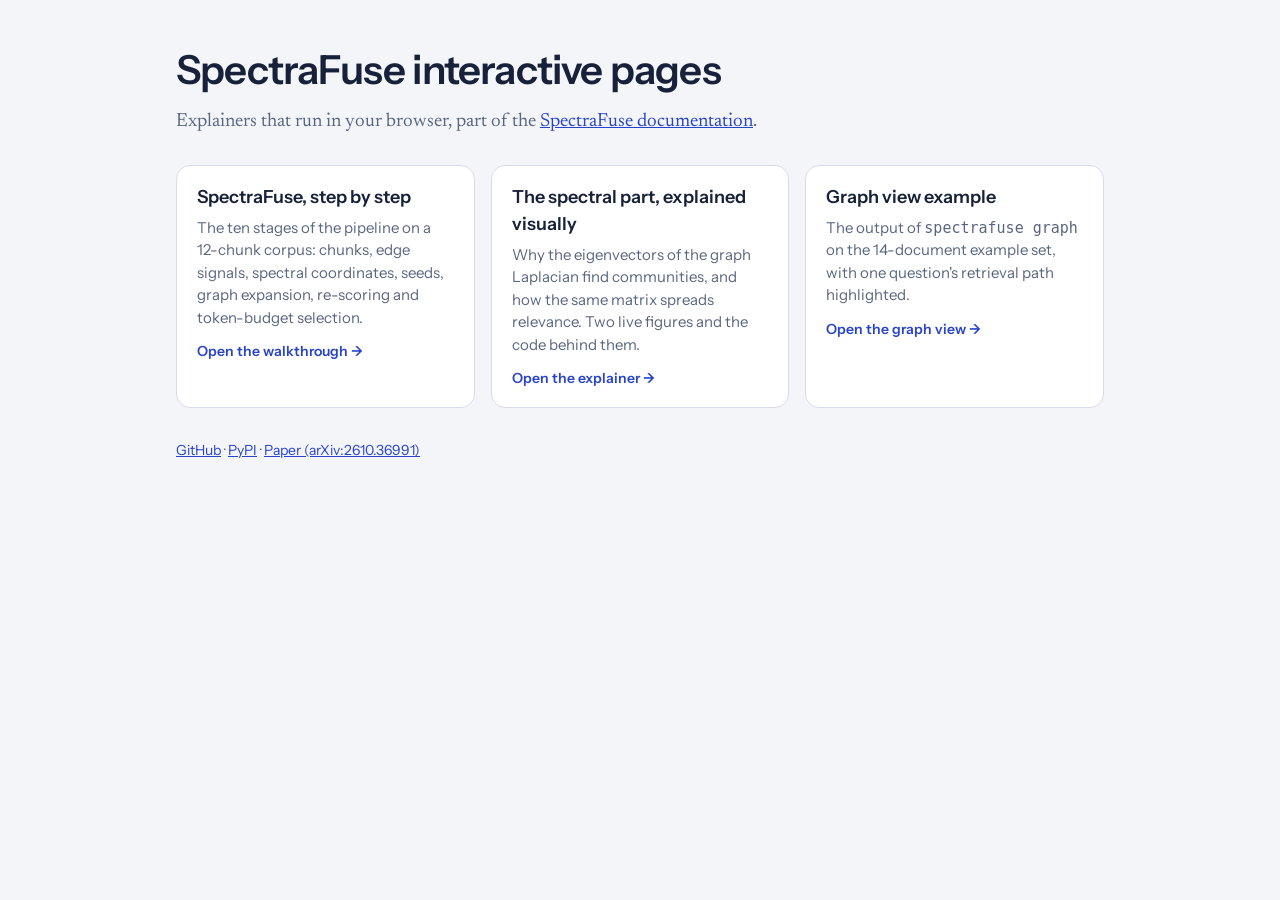
<file: docs/interactive/index.html>
<!doctype html>
<html lang="en">
<head>
<meta charset="utf-8">
<meta name="viewport" content="width=device-width, initial-scale=1">
<title>SpectraFuse interactive pages</title>
<meta name="description" content="Interactive explainers for SpectraFuse, spectral graph-augmented retrieval for multi-hop RAG.">
<link rel="preconnect" href="https://fonts.googleapis.com">
<link rel="preconnect" href="https://fonts.gstatic.com" crossorigin>
<link href="https://fonts.googleapis.com/css2?family=Instrument+Sans:wght@400;600;700&family=Newsreader:opsz,wght@6..72,400&display=swap" rel="stylesheet">
<style>
:root{
  --bg:#F3F5F9; --surface:#FFFFFF; --ink:#17213A; --muted:#5A6680; --rule:#D6DCE8; --accent:#2944C9;
  --sans:"Instrument Sans", ui-sans-serif, system-ui, -apple-system, "Segoe UI", Roboto, sans-serif;
  --serif:"Newsreader", Georgia, serif;
  color-scheme: light;
}
@media (prefers-color-scheme: dark){
  :root:not([data-theme="light"]){ --bg:#0F1524; --surface:#161E31; --ink:#E5EAF4; --muted:#9AA6BF; --rule:#2A3552; --accent:#8197FF; color-scheme: dark; }
}
:root[data-theme="dark"]{ --bg:#0F1524; --surface:#161E31; --ink:#E5EAF4; --muted:#9AA6BF; --rule:#2A3552; --accent:#8197FF; color-scheme: dark; }
*{box-sizing:border-box}
body{margin:0; background:var(--bg); color:var(--ink); font-family:var(--sans); line-height:1.5}
main{max-width:960px; margin:0 auto; padding:40px 16px 64px}
h1{font-size:clamp(28px,4vw,40px); letter-spacing:-.02em; margin:0 0 8px; font-weight:600}
.dek{font-family:var(--serif); font-size:19px; color:var(--muted); margin:0 0 28px; max-width:60ch}
.grid{display:grid; grid-template-columns:repeat(auto-fit,minmax(260px,1fr)); gap:16px}
a.card{display:block; background:var(--surface); border:1px solid var(--rule); border-radius:14px; padding:18px 20px; color:inherit; text-decoration:none}
a.card:hover{border-color:var(--accent)}
a.card:focus-visible{outline:2px solid var(--accent); outline-offset:2px}
.card h2{font-size:18px; margin:0 0 6px; font-weight:600}
.card p{margin:0; color:var(--muted); font-size:15px}
.card .go{display:inline-block; margin-top:12px; color:var(--accent); font-weight:600; font-size:14px}
footer{margin-top:32px; color:var(--muted); font-size:14px}
footer a{color:var(--accent)}
</style>
</head>
<body>
<main>
  <h1>SpectraFuse interactive pages</h1>
  <p class="dek">Explainers that run in your browser, part of the <a href="../" style="color:var(--accent)">SpectraFuse documentation</a>.</p>
  <div class="grid">
    <a class="card" href="step-by-step.html">
      <h2>SpectraFuse, step by step</h2>
      <p>The ten stages of the pipeline on a 12-chunk corpus: chunks, edge signals, spectral coordinates, seeds, graph expansion, re-scoring and token-budget selection.</p>
      <span class="go">Open the walkthrough →</span>
    </a>
    <a class="card" href="spectral.html">
      <h2>The spectral part, explained visually</h2>
      <p>Why the eigenvectors of the graph Laplacian find communities, and how the same matrix spreads relevance. Two live figures and the code behind them.</p>
      <span class="go">Open the explainer →</span>
    </a>
    <a class="card" href="graph-view.html">
      <h2>Graph view example</h2>
      <p>The output of <code>spectrafuse graph</code> on the 14-document example set, with one question's retrieval path highlighted.</p>
      <span class="go">Open the graph view →</span>
    </a>
  </div>
  <footer><a href="https://github.com/aion7891/SpectraFuse">GitHub</a> · <a href="https://pypi.org/project/spectrafuse/">PyPI</a> · <a href="https://arxiv.org/abs/2610.36991">Paper (arXiv:2610.36991)</a></footer>
</main>
</body>
</html>
</file>
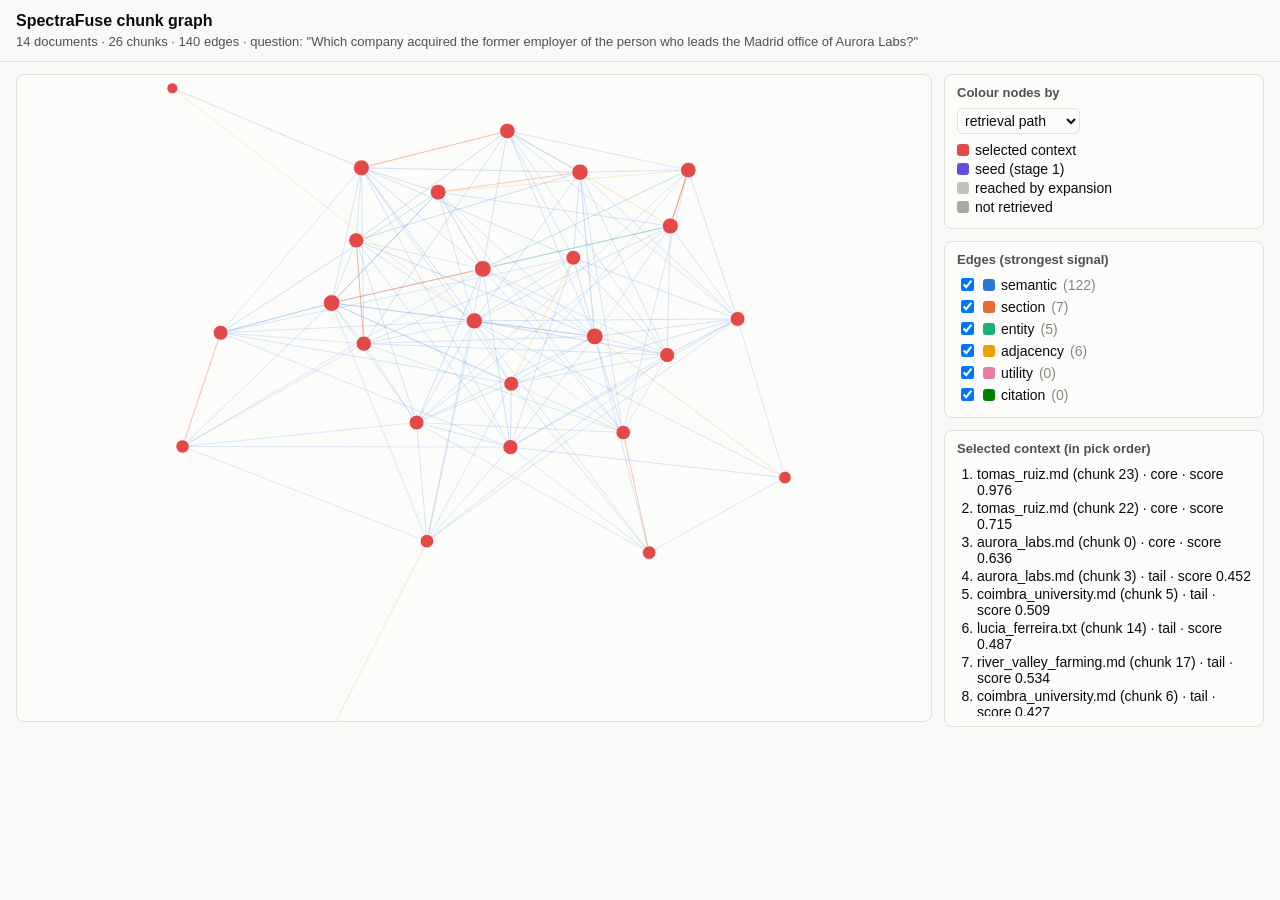
<file: examples/graph_view.html>
<!doctype html>
<html lang="en"><head><meta charset="utf-8"><meta name="viewport" content="width=device-width, initial-scale=1">
<title>SpectraFuse graph view</title>
<style>
:root{--page:#f9f9f7;--surface:#fcfcfb;--ink:#0b0b0b;--ink2:#52514e;--muted:#898781;--line:#e1e0d9;
--s0:#2a78d6;--s1:#eb6834;--s2:#1baf7a;--s3:#eda100;--s4:#e87ba4;--s5:#008300;
--seed:#6250d6;--hop:#c3c2b7;--selected:#e34948;--plain:#a9a8a1}
@media (prefers-color-scheme: dark){:root{--page:#0d0d0d;--surface:#1a1a19;--ink:#f0efec;--ink2:#c3c2b7;
--muted:#898781;--line:#2c2c2a;--s0:#3987e5;--s1:#d95926;--s2:#199e70;--s3:#c98500;--s4:#d55181;--s5:#008300;
--seed:#9085e9;--hop:#52514e;--selected:#e66767;--plain:#6b6a65}}
*{box-sizing:border-box}body{margin:0;background:var(--page);color:var(--ink);
font:14px -apple-system,Segoe UI,Helvetica,Arial,sans-serif}
header{padding:12px 16px;border-bottom:1px solid var(--line)}h1{font-size:16px;margin:0 0 4px}
.sub{color:var(--ink2);font-size:13px}main{display:flex;gap:12px;padding:12px 16px;flex-wrap:wrap}
#view{flex:1 1 560px;min-width:0;height:72vh;background:var(--surface);border:1px solid var(--line);border-radius:8px;touch-action:none}
aside{flex:0 1 320px;min-width:260px;display:flex;flex-direction:column;gap:12px}
.box{background:var(--surface);border:1px solid var(--line);border-radius:8px;padding:10px 12px}
.box h2{font-size:13px;margin:0 0 8px;color:var(--ink2);font-weight:600}label{display:flex;gap:6px;align-items:center;margin:3px 0;cursor:pointer}
.sw{width:12px;height:12px;border-radius:3px;display:inline-block}select{font:inherit;color:var(--ink);background:var(--surface);border:1px solid var(--line);border-radius:6px;padding:3px}
#tip{position:fixed;pointer-events:none;max-width:340px;background:var(--surface);color:var(--ink);border:1px solid var(--line);
border-radius:8px;padding:8px 10px;font-size:12px;box-shadow:0 4px 16px rgba(0,0,0,.15);display:none;z-index:9}
#tip b{display:block;margin-bottom:2px}#tip .t{color:var(--ink2);white-space:pre-wrap}
ol{margin:0;padding-left:20px;max-height:28vh;overflow:auto}li{margin:2px 0;cursor:pointer}li:hover{text-decoration:underline}
.n{stroke:var(--surface);stroke-width:1.5}.e{stroke-linecap:round}.dim{opacity:.12}
@media (max-width:700px){#view{height:60vh}}
</style></head><body>
<header><h1>SpectraFuse chunk graph</h1><div class="sub" id="sub"></div></header>
<main><svg id="view" role="img" aria-label="Chunk graph"><g id="zoom"><g id="edges"></g><g id="nodes"></g></g></svg>
<aside><div class="box"><h2>Colour nodes by</h2><select id="mode"><option value="state">retrieval path</option>
<option value="doc">document</option><option value="cluster">spectral cluster</option></select><div id="nodeLegend" style="margin-top:8px"></div></div>
<div class="box"><h2>Edges (strongest signal)</h2><div id="edgeLegend"></div></div>
<div class="box" id="pathBox"><h2>Selected context (in pick order)</h2><ol id="picked"></ol></div></aside></main>
<div id="tip"></div>
<script>
const D = {"question": "Which company acquired the former employer of the person who leads the Madrid office of Aurora Labs?", "picked": [{"id": 23, "rank": 1, "reason": "core", "doc": "tomas_ruiz.md", "score": 0.976}, {"id": 22, "rank": 2, "reason": "core", "doc": "tomas_ruiz.md", "score": 0.715}, {"id": 0, "rank": 3, "reason": "core", "doc": "aurora_labs.md", "score": 0.636}, {"id": 3, "rank": 4, "reason": "tail", "doc": "aurora_labs.md", "score": 0.452}, {"id": 5, "rank": 5, "reason": "tail", "doc": "coimbra_university.md", "score": 0.509}, {"id": 14, "rank": 6, "reason": "tail", "doc": "lucia_ferreira.txt", "score": 0.487}, {"id": 17, "rank": 7, "reason": "tail", "doc": "river_valley_farming.md", "score": 0.534}, {"id": 6, "rank": 8, "reason": "tail", "doc": "coimbra_university.md", "score": 0.427}, {"id": 9, "rank": 9, "reason": "tail", "doc": "evora_solar_park.md", "score": 0.516}, {"id": 15, "rank": 10, "reason": "tail", "doc": "nordwind_robotics.md", "score": 0.474}, {"id": 10, "rank": 11, "reason": "tail", "doc": "greenhouse_basics.txt", "score": 0.425}, {"id": 1, "rank": 12, "reason": "tail", "doc": "aurora_labs.md", "score": 0.404}, {"id": 4, "rank": 13, "reason": "tail", "doc": "baltic_logistics.txt", "score": 0.431}, {"id": 2, "rank": 14, "reason": "backfill", "doc": "aurora_labs.md", "score": 0.387}, {"id": 16, "rank": 15, "reason": "backfill", "doc": "river_valley_farming.md", "score": 0.38}, {"id": 20, "rank": 16, "reason": "backfill", "doc": "sunforge_panels.txt", "score": 0.368}, {"id": 25, "rank": 17, "reason": "backfill", "doc": "warehouse_robots.txt", "score": 0.358}, {"id": 7, "rank": 18, "reason": "backfill", "doc": "douro_wine_guild.md", "score": 0.343}, {"id": 11, "rank": 19, "reason": "backfill", "doc": "helios_energy.txt", "score": 0.327}, {"id": 8, "rank": 20, "reason": "backfill", "doc": "douro_wine_guild.md", "score": 0.322}, {"id": 21, "rank": 21, "reason": "backfill", "doc": "sunforge_panels.txt", "score": 0.29}, {"id": 19, "rank": 22, "reason": "backfill", "doc": "solar_power_overview.md", "score": 0.268}, {"id": 13, "rank": 23, "reason": "backfill", "doc": "lucia_ferreira.txt", "score": 0.2}, {"id": 18, "rank": 24, "reason": "backfill", "doc": "solar_power_overview.md", "score": 0.181}, {"id": 24, "rank": 25, "reason": "backfill", "doc": "warehouse_robots.txt", "score": 0.135}, {"id": 12, "rank": 26, "reason": "backfill", "doc": "helios_energy.txt", "score": 0.08}], "signals": ["semantic", "section", "entity", "adjacency", "utility", "citation"], "nodes": [{"id": 0, "x": 677.2, "y": 122.5, "doc": "aurora_labs.md", "section": "Aurora Labs > 1. History", "cluster": 0, "position": 0, "degree": 1.575, "state": "selected", "text": "# Aurora Labs\n## 1. History\nAurora Labs was founded in 2014 in Lisbon by Dr. Maya Chen and Tomas Ruiz.\nThe company began as a small research group building low-cost sensors for greenhouse farms.\nIn 2017 it released the Aurora S1, a soil-moisture sensor that sold more than 40,000 units in its first year.\nIn 2019 Maya Chen left Aurora Labs.\nShe later joined Helios Energy as its chief technology offi"}, {"id": 1, "x": 828.2, "y": 212.4, "doc": "aurora_labs.md", "section": "Aurora Labs > 2. Products > 2.1 Sensors", "cluster": 0, "position": 1, "degree": 1.462, "state": "selected", "text": "## 2. Products\n### 2.1 Sensors\nThe Aurora S1 measures soil moisture and temperature.\nThe Aurora S2, released in 2020, added nitrogen sensing.\nBoth sensors send readings over a low-power radio link to a field gateway."}, {"id": 2, "x": 858.3, "y": 119.0, "doc": "aurora_labs.md", "section": "Aurora Labs > 2. Products > 2.2 Software", "cluster": 0, "position": 2, "degree": 1.274, "state": "selected", "text": "### 2.2 Software\nFieldView is the company's dashboard.\nIt shows sensor readings on a map and warns farmers when soil becomes too dry.\nFieldView uses the irrigation model described in Section 2.1.\n| Product   | Year | Main measurement     |\n|-----------|------|----------------------|\n| Aurora S1 | 2017 | Soil moisture        |\n| Aurora S2 | 2020 | Moisture and nitrogen |\n| FieldView | 2018 | Dashbo"}, {"id": 3, "x": 440.0, "y": 155.9, "doc": "aurora_labs.md", "section": "Aurora Labs > 3. Partnerships", "cluster": 2, "position": 3, "degree": 1.37, "state": "selected", "text": "## 3. Partnerships\nAurora Labs supplies sensors to River Valley Cooperative, a farming group in Portugal.\nSee river_valley_farming.md for how the cooperative uses them."}, {"id": 4, "x": 940.6, "y": 367.8, "doc": "baltic_logistics.txt", "section": "", "cluster": 3, "position": 0, "degree": 1.067, "state": "selected", "text": "Baltic Logistics is a shipping and storage company based in Gdansk.\nIts chief executive is Anna Kowalska, who has run the company since 2016.\nThe company bought a robot maker in 2020 to automate its warehouses.\nBy 2023 its ports in Gdansk and Rotterdam used more than 900 robots, and yearly revenue reached 2.1 billion euros."}, {"id": 5, "x": 315.8, "y": 409.1, "doc": "coimbra_university.md", "section": "University of Coimbra > History", "cluster": 0, "position": 0, "degree": 1.193, "state": "selected", "text": "# University of Coimbra\n## History\nThe University of Coimbra is one of the oldest universities in Europe.\nIt was founded in 1290 and has faculties of law, medicine, science and economics."}, {"id": 6, "x": 303.2, "y": 236.5, "doc": "coimbra_university.md", "section": "University of Coimbra > Alumni", "cluster": 0, "position": 1, "degree": 1.188, "state": "selected", "text": "## Alumni\nMaya Chen studied physics at the University of Coimbra and wrote her thesis on soil sensors.\nTomas Ruiz studied business at the same university, where the two met in 2011."}, {"id": 7, "x": 76.4, "y": 390.9, "doc": "douro_wine_guild.md", "section": "Douro Wine Guild > Members", "cluster": 2, "position": 0, "degree": 1.077, "state": "selected", "text": "# Douro Wine Guild\n## Members\nThe Douro Wine Guild is a group of wine makers in northern Portugal.\nThe guild buys grapes from River Valley Cooperative and from about forty other growers."}, {"id": 8, "x": 12.8, "y": 581.0, "doc": "douro_wine_guild.md", "section": "Douro Wine Guild > Events", "cluster": 2, "position": 1, "degree": 0.662, "state": "selected", "text": "## Events\nEvery September the guild organises the Douro Harvest Festival in Peso da R\u00e9gua.\nVisitors can taste new wines and watch grapes being pressed by foot."}, {"id": 9, "x": 560.9, "y": 582.1, "doc": "evora_solar_park.md", "section": "\u00c9vora Solar Park > Site", "cluster": 3, "position": 0, "degree": 1.15, "state": "selected", "text": "# \u00c9vora Solar Park\n## Site\nThe \u00c9vora Solar Park is the largest site operated by Helios Energy.\nIt opened in 2020 on former wheat fields east of \u00c9vora.\nThe park is managed by Pedro Alves.\n## Equipment\nThe park uses 180,000 Sunforge X7 panels.\nThe panels turn to follow the sun from east to west during the day."}, {"id": 10, "x": 404.0, "y": 541.1, "doc": "greenhouse_basics.txt", "section": "", "cluster": 1, "position": 0, "degree": 1.062, "state": "selected", "text": "Greenhouse farming needs careful control of water and heat.\nMany growers place soil sensors near the roots of their plants.\nThe sensors measure how wet the soil is, and the readings help farmers decide when to water.\nDrip irrigation brings water straight to the roots through thin pipes.\nTogether with sensors, it can reduce waste and protect plants from disease.\nMost modern greenhouses also use fan"}, {"id": 11, "x": 701.8, "y": 397.0, "doc": "helios_energy.txt", "section": "", "cluster": 3, "position": 0, "degree": 1.738, "state": "selected", "text": "Helios Energy is a solar power company based in Porto.\nIt was founded in 2011 and builds solar farms for small towns in southern Europe.\nIn 2019 Helios Energy hired Maya Chen as chief technology officer.\nUnder her lead the company started using soil and weather sensors to plan where new solar panels should be placed.\nThis work led to the Helios Grid Planner, a tool released in 2021.\nThe Helios Gri"}, {"id": 12, "x": 1019.8, "y": 633.0, "doc": "helios_energy.txt", "section": "", "cluster": 3, "position": 1, "degree": 0.475, "state": "selected", "text": "It predicts how much energy a site will produce over a year.\nEngineers use it before they buy land for a new farm.\nBy 2023 Helios Energy operated 35 solar farms.\nIts largest site, near \u00c9vora, produces enough electricity for about 60,000 homes."}, {"id": 13, "x": -4.3, "y": -17.9, "doc": "lucia_ferreira.txt", "section": "", "cluster": 0, "position": 0, "degree": 0.212, "state": "selected", "text": "Lucia Ferreira grew up in Seville and studied mechanical engineering."}, {"id": 14, "x": 500.5, "y": 371.0, "doc": "lucia_ferreira.txt", "section": "", "cluster": 3, "position": 1, "degree": 1.532, "state": "selected", "text": "For six years she was an engineer at Nordwind Robotics, where she designed the arm of a warehouse robot.\nIn 2022 she moved to Madrid to lead a new team.\nHer first project there was the Aurora Drone, a small aircraft that maps fields from the air.\nThe drone was released in 2023 and is now used on more than 300 farms."}, {"id": 15, "x": 822.9, "y": 428.1, "doc": "nordwind_robotics.md", "section": "Nordwind Robotics > Company", "cluster": 3, "position": 0, "degree": 1.117, "state": "selected", "text": "# Nordwind Robotics\n## Company\nNordwind Robotics is a robot maker based in Hamburg.\nIt was founded in 2008 by Klaus Berger, a former ship engineer.\nIts main product is the Nordwind Carrier, a robot that moves boxes inside warehouses.\n## Ownership\nIn 2020 Nordwind Robotics was acquired by Baltic Logistics.\nThe robot maker kept its name and its factory in Hamburg."}, {"id": 16, "x": 262.0, "y": 341.2, "doc": "river_valley_farming.md", "section": "River Valley Cooperative > Members", "cluster": 2, "position": 0, "degree": 1.707, "state": "selected", "text": "# River Valley Cooperative\n## Members\nRiver Valley Cooperative is a group of 120 family farms in the Douro valley, Portugal.\nThe farms grow grapes, olives, and vegetables.\nThe cooperative was created in 2009 to share equipment and sell produce together."}, {"id": 17, "x": 514.8, "y": 284.1, "doc": "river_valley_farming.md", "section": "River Valley Cooperative > Irrigation", "cluster": 2, "position": 1, "degree": 1.754, "state": "selected", "text": "## Irrigation\nWater is scarce in summer, so the cooperative installed Aurora S1 sensors on every member farm in 2018.\nFarmers check the readings in FieldView each morning.\nSince then the cooperative reports using 30 percent less water while keeping the same harvest size.\n## Plans\nThe cooperative plans to add the Aurora S2 sensor to track nitrogen in the soil.\nThis should help farmers use less fert"}, {"id": 18, "x": 792.9, "y": 758.5, "doc": "solar_power_overview.md", "section": "Solar Power > How it works", "cluster": 3, "position": 0, "degree": 0.676, "state": "selected", "text": "# Solar Power\n## How it works\nSolar panels turn sunlight into electricity.\nA solar farm connects thousands of panels to the power grid.\nPlanners study weather and land before they build a new farm."}, {"id": 19, "x": 749.5, "y": 557.7, "doc": "solar_power_overview.md", "section": "Solar Power > Companies", "cluster": 3, "position": 1, "degree": 0.949, "state": "selected", "text": "## Companies\nMany energy companies in southern Europe build solar farms because the region gets strong sunshine.\nSome companies hire experts in sensors and data to choose the best sites, and some appoint a chief technology officer to lead this work."}, {"id": 20, "x": 666.0, "y": 265.6, "doc": "sunforge_panels.txt", "section": "", "cluster": 3, "position": 0, "degree": 1.029, "state": "selected", "text": "Sunforge is a maker of solar panels based in Valencia.\nThe company was founded in 2012 and is led by Marta Silva."}, {"id": 21, "x": 562.3, "y": 476.1, "doc": "sunforge_panels.txt", "section": "", "cluster": 3, "position": 1, "degree": 1.082, "state": "selected", "text": "Its best-known product is the Sunforge X7, a panel designed for hot and dry regions.\nSunforge sells most of its panels to solar farms in Spain and Portugal."}, {"id": 22, "x": 555.8, "y": 53.7, "doc": "tomas_ruiz.md", "section": "Tomas Ruiz > Career", "cluster": 0, "position": 0, "degree": 1.305, "state": "selected", "text": "# Tomas Ruiz\n## Career\nTomas Ruiz is the chief executive of Aurora Labs.\nHe co-founded the company in 2014 and has led it alone since 2019.\nBefore that he worked as a buyer for a supermarket chain in Lisbon."}, {"id": 23, "x": 311.8, "y": 115.2, "doc": "tomas_ruiz.md", "section": "Tomas Ruiz > Expansion", "cluster": 0, "position": 1, "degree": 1.419, "state": "selected", "text": "## Expansion\nIn 2022 Aurora Labs opened an office in Madrid.\nThe Madrid office is led by Lucia Ferreira and builds software for large farms in Spain.\nRuiz says the office doubled the number of customers within two years."}, {"id": 24, "x": 264.6, "y": 1050.0, "doc": "warehouse_robots.txt", "section": "", "cluster": 1, "position": 0, "degree": 0.136, "state": "selected", "text": "Warehouse robots carry boxes between shelves and packing stations.\nThey help companies ship orders faster and reduce heavy lifting for workers."}, {"id": 25, "x": 421.3, "y": 739.4, "doc": "warehouse_robots.txt", "section": "", "cluster": 1, "position": 1, "degree": 0.711, "state": "selected", "text": "Most warehouse robots follow markers on the floor or use cameras to find their way.\nLarge shipping companies often buy robot makers to control the technology they depend on, and the robot makers usually keep their own engineers and factories."}], "edges": [[0, 1, 0.177, "adjacency"], [0, 2, 0.095, "semantic"], [0, 3, 0.239, "section"], [0, 4, 0.08, "semantic"], [0, 6, 0.147, "semantic"], [0, 11, 0.173, "semantic"], [0, 14, 0.083, "semantic"], [0, 15, 0.074, "semantic"], [0, 19, 0.065, "semantic"], [0, 20, 0.076, "semantic"], [0, 22, 0.241, "semantic"], [0, 23, 0.123, "semantic"], [1, 2, 0.558, "section"], [1, 3, 0.083, "semantic"], [1, 4, 0.075, "semantic"], [1, 10, 0.075, "semantic"], [1, 11, 0.06, "semantic"], [1, 14, 0.089, "semantic"], [1, 15, 0.07, "semantic"], [1, 16, 0.057, "semantic"], [1, 17, 0.217, "entity"], [2, 3, 0.102, "adjacency"], [2, 4, 0.083, "semantic"], [2, 10, 0.063, "semantic"], [2, 17, 0.195, "entity"], [2, 19, 0.051, "semantic"], [2, 21, 0.055, "semantic"], [2, 22, 0.072, "semantic"], [3, 7, 0.153, "entity"], [3, 11, 0.066, "semantic"], [3, 14, 0.06, "semantic"], [3, 16, 0.311, "semantic"], [3, 17, 0.201, "semantic"], [3, 19, 0.055, "semantic"], [3, 23, 0.1, "semantic"], [4, 9, 0.085, "semantic"], [4, 11, 0.093, "semantic"], [4, 12, 0.054, "semantic"], [4, 14, 0.089, "semantic"], [4, 15, 0.158, "semantic"], [4, 20, 0.115, "semantic"], [4, 21, 0.094, "semantic"], [4, 22, 0.07, "semantic"], [4, 25, 0.07, "semantic"], [5, 6, 0.38, "section"], [5, 7, 0.051, "semantic"], [5, 8, 0.05, "semantic"], [5, 10, 0.08, "semantic"], [5, 11, 0.076, "semantic"], [5, 14, 0.068, "semantic"], [5, 15, 0.08, "semantic"], [5, 16, 0.075, "semantic"], [5, 19, 0.073, "entity"], [5, 20, 0.09, "semantic"], [5, 22, 0.096, "semantic"], [5, 23, 0.073, "semantic"], [6, 9, 0.075, "semantic"], [6, 10, 0.082, "semantic"], [6, 11, 0.129, "semantic"], [6, 14, 0.078, "semantic"], [6, 16, 0.055, "semantic"], [6, 17, 0.057, "semantic"], [6, 22, 0.135, "semantic"], [6, 23, 0.051, "semantic"], [7, 8, 0.316, "section"], [7, 9, 0.058, "semantic"], [7, 14, 0.06, "semantic"], [7, 16, 0.264, "semantic"], [7, 20, 0.053, "semantic"], [7, 21, 0.072, "semantic"], [7, 23, 0.05, "semantic"], [8, 9, 0.054, "semantic"], [8, 10, 0.053, "semantic"], [8, 16, 0.081, "semantic"], [8, 17, 0.052, "semantic"], [8, 25, 0.056, "semantic"], [9, 10, 0.093, "semantic"], [9, 11, 0.097, "semantic"], [9, 12, 0.102, "semantic"], [9, 15, 0.088, "semantic"], [9, 17, 0.092, "semantic"], [9, 18, 0.069, "semantic"], [9, 20, 0.077, "semantic"], [9, 21, 0.126, "semantic"], [9, 23, 0.076, "semantic"], [9, 25, 0.059, "semantic"], [10, 11, 0.076, "semantic"], [10, 14, 0.073, "semantic"], [10, 16, 0.081, "semantic"], [10, 17, 0.123, "semantic"], [10, 18, 0.054, "semantic"], [10, 19, 0.057, "semantic"], [10, 21, 0.072, "semantic"], [10, 25, 0.079, "semantic"], [11, 12, 0.182, "adjacency"], [11, 14, 0.089, "semantic"], [11, 15, 0.076, "semantic"], [11, 16, 0.071, "semantic"], [11, 17, 0.074, "semantic"], [11, 18, 0.086, "semantic"], [11, 19, 0.125, "semantic"], [11, 20, 0.102, "semantic"], [11, 21, 0.07, "semantic"], [11, 22, 0.091, "semantic"], [12, 14, 0.066, "semantic"], [12, 18, 0.072, "semantic"], [13, 14, 0.092, "adjacency"], [13, 23, 0.12, "entity"], [14, 15, 0.126, "semantic"], [14, 16, 0.089, "semantic"], [14, 18, 0.057, "semantic"], [14, 19, 0.061, "semantic"], [14, 20, 0.087, "semantic"], [14, 21, 0.071, "semantic"], [14, 23, 0.126, "semantic"], [14, 25, 0.067, "semantic"], [15, 17, 0.075, "semantic"], [15, 19, 0.055, "semantic"], [15, 20, 0.103, "semantic"], [15, 21, 0.067, "semantic"], [15, 22, 0.076, "semantic"], [15, 25, 0.07, "semantic"], [16, 17, 0.341, "section"], [16, 19, 0.062, "semantic"], [16, 21, 0.088, "semantic"], [16, 23, 0.077, "semantic"], [16, 25, 0.054, "semantic"], [17, 19, 0.066, "semantic"], [17, 22, 0.095, "semantic"], [17, 23, 0.1, "semantic"], [17, 25, 0.066, "semantic"], [18, 19, 0.279, "section"], [18, 21, 0.059, "semantic"], [20, 21, 0.162, "adjacency"], [20, 22, 0.081, "semantic"], [20, 23, 0.083, "semantic"], [21, 23, 0.09, "semantic"], [21, 25, 0.054, "semantic"], [22, 23, 0.348, "section"], [24, 25, 0.136, "adjacency"]], "info": {"documents": 14, "chunks": 26, "graph_edges": 140}};
const NS = "http://www.w3.org/2000/svg", css = n => getComputedStyle(document.documentElement).getPropertyValue(n).trim();
const byId = {}; D.nodes.forEach(n => byId[n.id] = n);
const neighbours = {}; D.edges.forEach(([i, j]) => { (neighbours[i] ||= new Set()).add(j); (neighbours[j] ||= new Set()).add(i); });
const shown = new Set(D.signals);
document.getElementById("sub").textContent = `${D.info.documents} documents · ${D.info.chunks} chunks · ${D.info.graph_edges} edges` +
  (D.nodes.length < D.info.chunks ? ` · showing ${D.nodes.length} chunks` : "") + (D.question ? ` · question: "${D.question}"` : "");
const commonest = (key, n) => Object.entries(D.nodes.reduce((c, x) => (c[x[key]] = (c[x[key]] || 0) + 1, c), {}))
  .sort((a, b) => b[1] - a[1]).slice(0, n).map(e => e[0]);
const groups = {doc: commonest("doc", 7), cluster: commonest("cluster", 7)};   // 7 colours + "other"
const STATE = {selected: ["--selected", "selected context"], seed: ["--seed", "seed (stage 1)"], hop: ["--hop", "reached by expansion"], "": ["--plain", "not retrieved"]};
function colour(n) {
  const mode = document.getElementById("mode").value;
  if (mode === "state") return css(STATE[n.state][0]);
  const k = groups[mode].indexOf(String(n[mode])); return k < 0 ? css("--plain") : css("--s" + (k % 6));
}
function nodeLegend() {
  const mode = document.getElementById("mode").value, el = document.getElementById("nodeLegend");
  const rows = mode === "state" ? Object.values(STATE).map(([v, t]) => [css(v), t])
    : groups[mode].slice(0, 6).map((g, k) => [css("--s" + k), (mode === "cluster" ? "cluster " : "") + g]).concat([[css("--plain"), "other"]]);
  el.innerHTML = rows.map(([c, t]) => `<label><span class="sw" style="background:${c}"></span>${t}</label>`).join("");
}
function edgeLegend() {
  document.getElementById("edgeLegend").innerHTML = D.signals.map((s, k) =>
    `<label><input type="checkbox" checked data-s="${s}"><span class="sw" style="background:${css("--s" + k)}"></span>${s}` +
    ` <span style="color:var(--muted)">(${D.edges.filter(e => e[3] === s).length})</span></label>`).join("");
  document.querySelectorAll("#edgeLegend input").forEach(b => b.onchange = () => { b.checked ? shown.add(b.dataset.s) : shown.delete(b.dataset.s); draw(); });
}
let focus = null;
function draw() {
  const E = document.getElementById("edges"), N = document.getElementById("nodes"); E.innerHTML = N.innerHTML = "";
  const maxDeg = Math.max(...D.nodes.map(n => n.degree), 1e-9), r = D.nodes.length > 400 ? 4 : 7;
  D.edges.forEach(([i, j, w, s]) => { if (!shown.has(s)) return; const a = byId[i], b = byId[j], l = document.createElementNS(NS, "line");
    l.setAttribute("x1", a.x); l.setAttribute("y1", a.y); l.setAttribute("x2", b.x); l.setAttribute("y2", b.y);
    l.setAttribute("class", "e" + (focus !== null && i !== focus && j !== focus ? " dim" : ""));
    l.setAttribute("stroke", css("--s" + D.signals.indexOf(s))); l.setAttribute("stroke-width", 0.6 + 2.5 * w); l.setAttribute("stroke-opacity", .35 + .5 * w); E.appendChild(l); });
  D.nodes.forEach(n => { const c = document.createElementNS(NS, "circle"); c.setAttribute("cx", n.x); c.setAttribute("cy", n.y);
    c.setAttribute("r", r * (0.7 + 0.8 * Math.sqrt(n.degree / maxDeg)) * (n.state === "selected" ? 1.35 : 1));
    c.setAttribute("fill", colour(n)); c.setAttribute("class", "n" + (focus !== null && n.id !== focus && !(neighbours[focus] || new Set()).has(n.id) ? " dim" : ""));
    c.onmousemove = ev => tip(ev, n); c.onmouseleave = () => tipEl.style.display = "none";
    c.onclick = ev => { ev.stopPropagation(); focus = focus === n.id ? null : n.id; draw(); }; N.appendChild(c); });
}
const tipEl = document.getElementById("tip");
function tip(ev, n) {
  const state = STATE[n.state][1];
  tipEl.innerHTML = `<b>${n.doc} · chunk ${n.id}</b>${n.section ? n.section + "<br>" : ""}cluster ${n.cluster} · ` +
    `weighted degree ${n.degree} · ${state}<div class="t">${n.text.replace(/</g, "&lt;")}…</div>`;
  tipEl.style.display = "block"; tipEl.style.left = Math.min(ev.clientX + 14, innerWidth - 360) + "px"; tipEl.style.top = (ev.clientY + 14) + "px";
}
const svg = document.getElementById("view"), Z = document.getElementById("zoom"); let view = {x: -40, y: -40, w: 1080, h: 1080}, drag = null;
const setView = () => svg.setAttribute("viewBox", `${view.x} ${view.y} ${view.w} ${view.h}`); setView();
svg.onwheel = ev => { ev.preventDefault(); const f = ev.deltaY > 0 ? 1.15 : 1 / 1.15, b = svg.getBoundingClientRect();
  const px = view.x + (ev.clientX - b.left) / b.width * view.w, py = view.y + (ev.clientY - b.top) / b.height * view.h;
  view = {x: px - (px - view.x) * f, y: py - (py - view.y) * f, w: view.w * f, h: view.h * f}; setView(); };
svg.onpointerdown = ev => drag = {x: ev.clientX, y: ev.clientY, v: {...view}};
svg.onpointermove = ev => { if (!drag) return; const b = svg.getBoundingClientRect();
  view.x = drag.v.x - (ev.clientX - drag.x) / b.width * view.w; view.y = drag.v.y - (ev.clientY - drag.y) / b.height * view.h; setView(); };
svg.onpointerup = svg.onpointerleave = () => drag = null; svg.onclick = () => { focus = null; draw(); };
document.getElementById("mode").onchange = () => { nodeLegend(); draw(); };
const list = document.getElementById("picked");
if (!D.picked.length) document.getElementById("pathBox").innerHTML = '<h2>Selected context</h2><div class="sub">Give a question to see the retrieval path.</div>';
D.picked.forEach(p => { const li = document.createElement("li"); li.textContent = `${p.doc} (chunk ${p.id}) · ${p.reason} · score ${p.score}`;
  li.onclick = () => { focus = p.id; draw(); }; list.appendChild(li); });
matchMedia("(prefers-color-scheme: dark)").addEventListener("change", () => { nodeLegend(); edgeLegend(); draw(); });
nodeLegend(); edgeLegend(); draw();
</script></body></html>
</file>
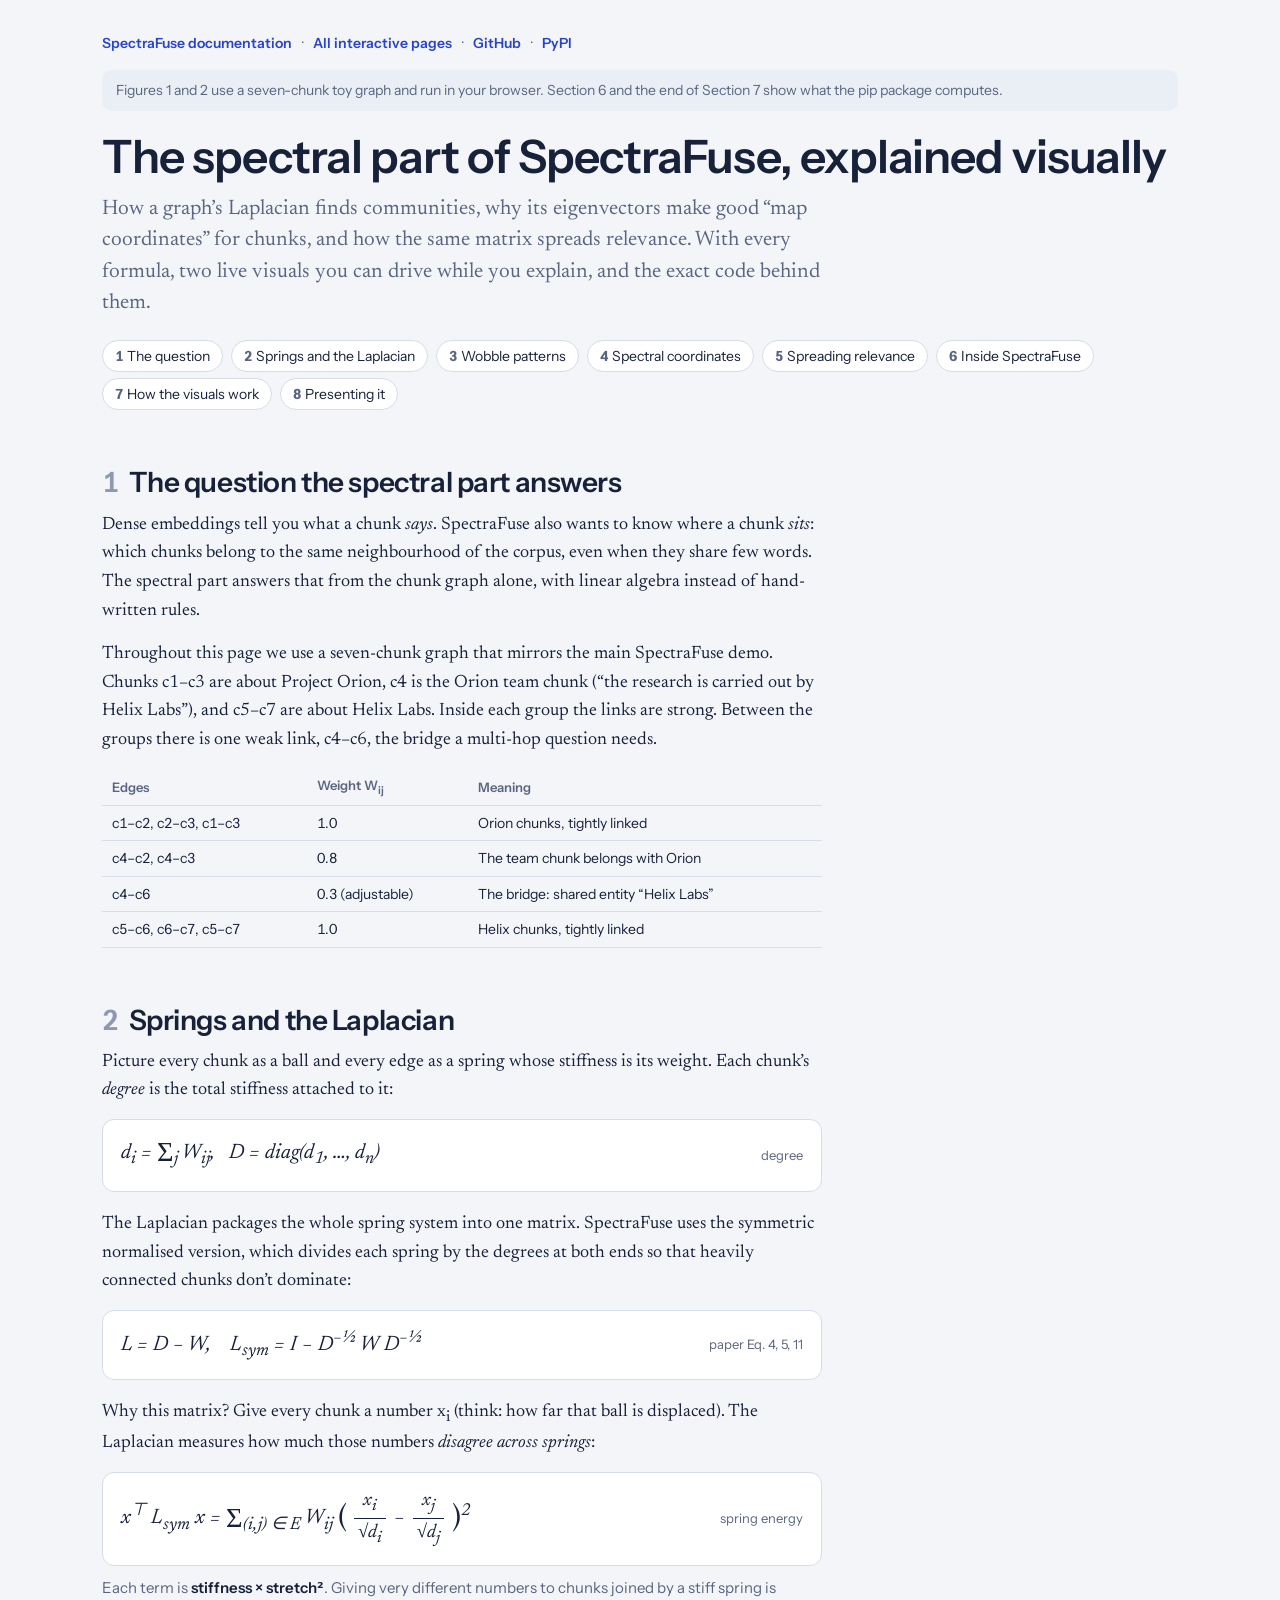
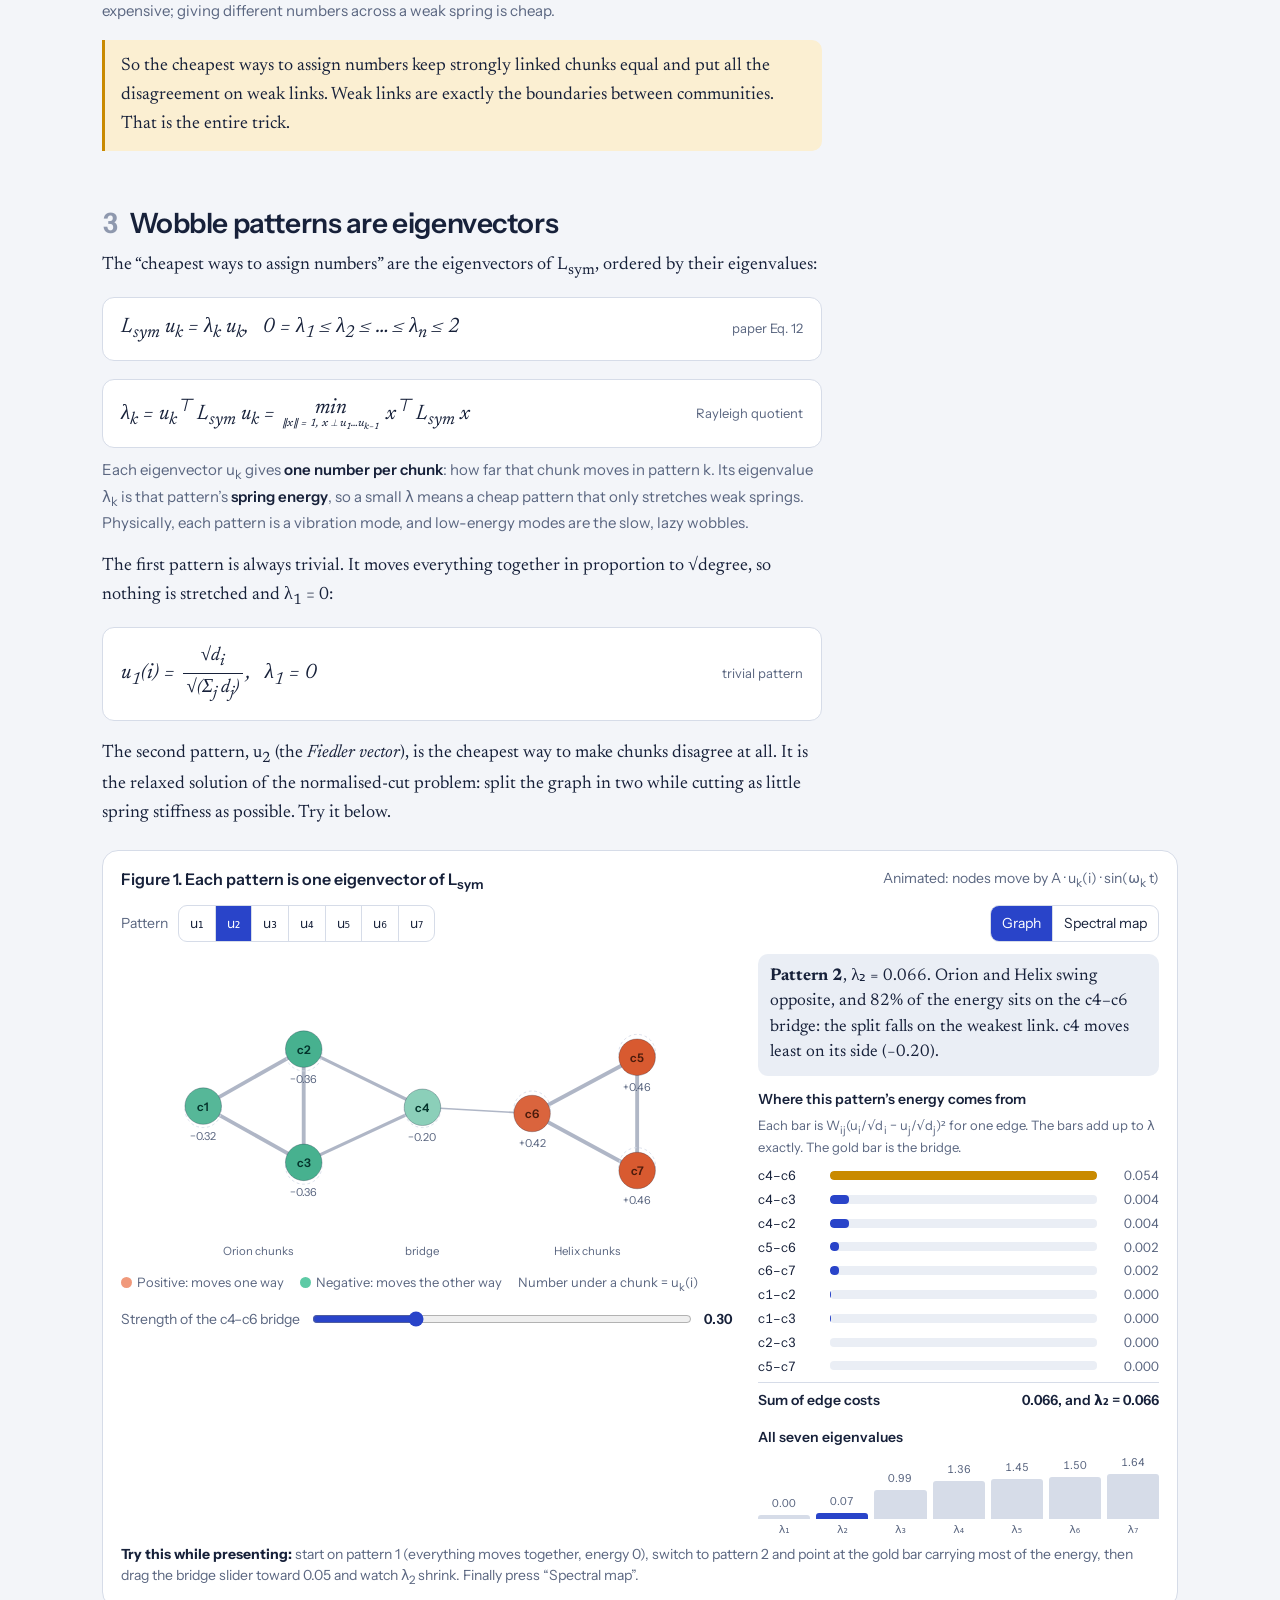
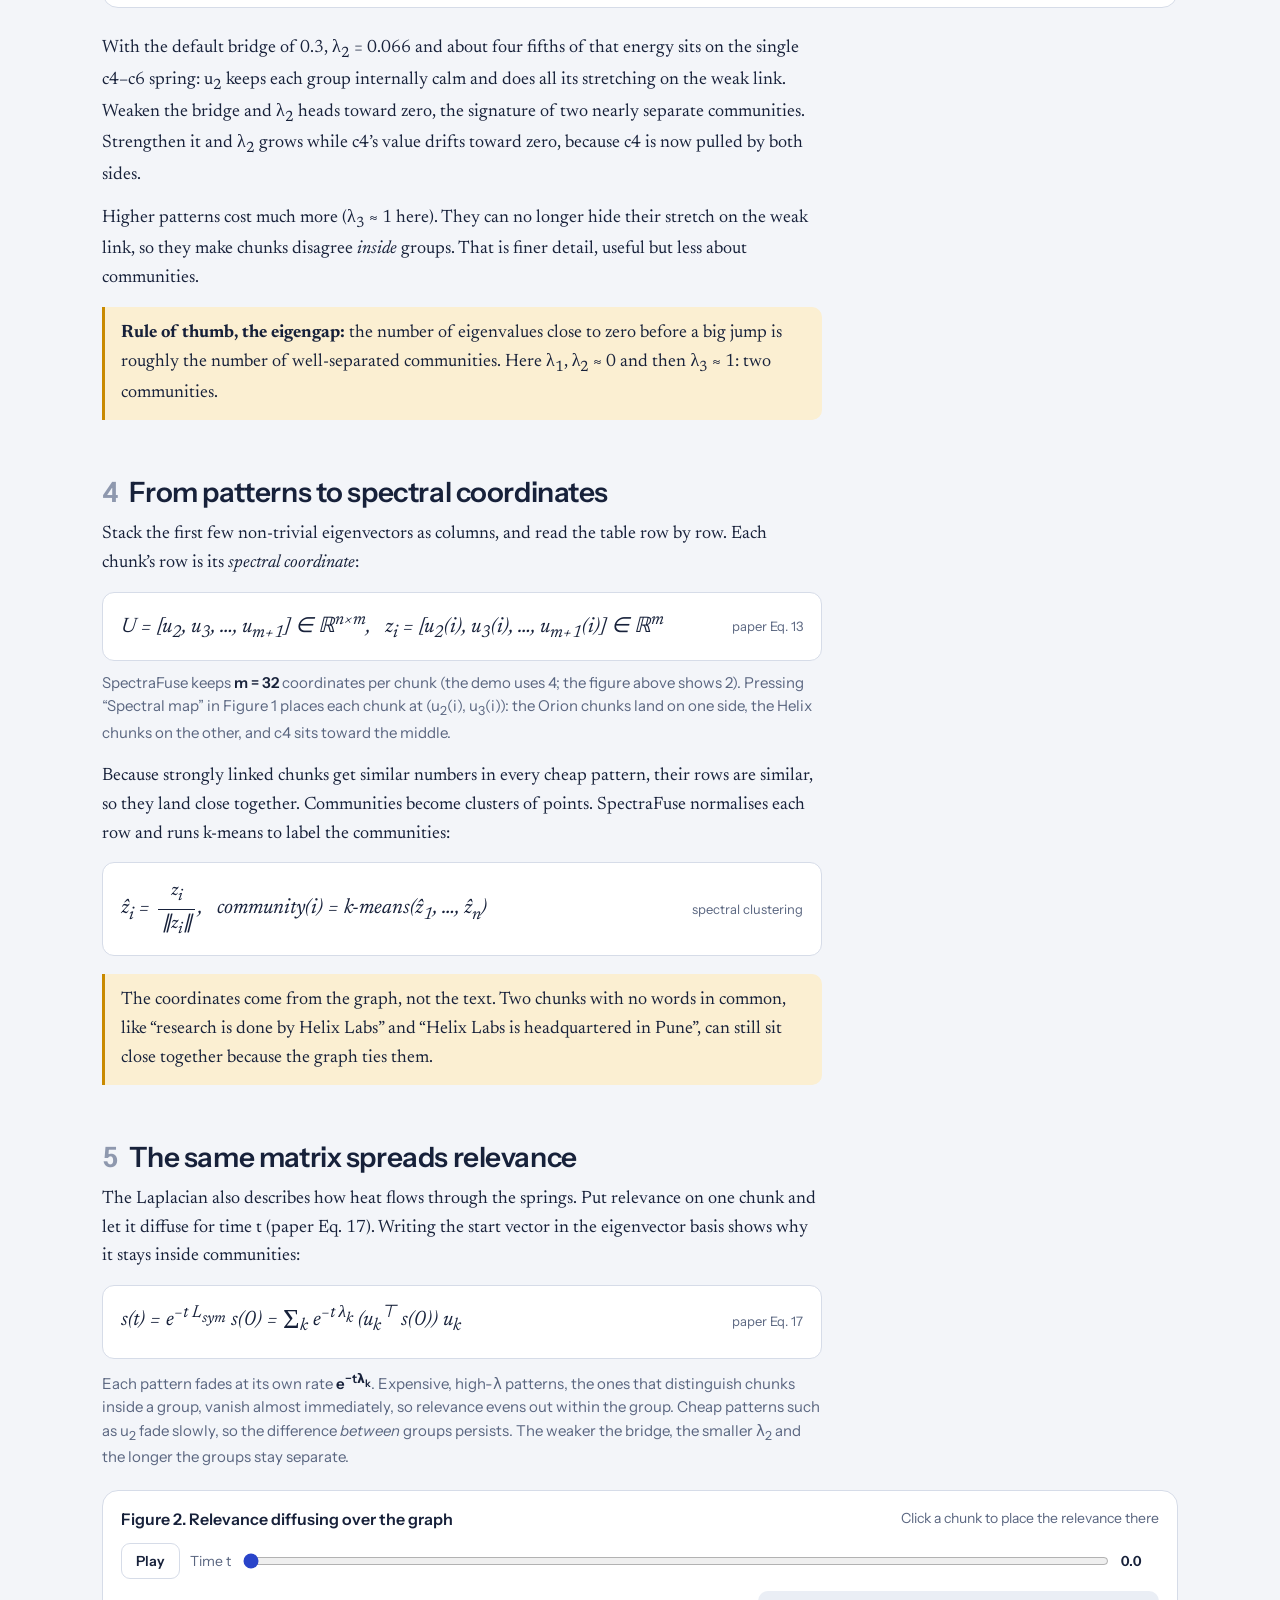
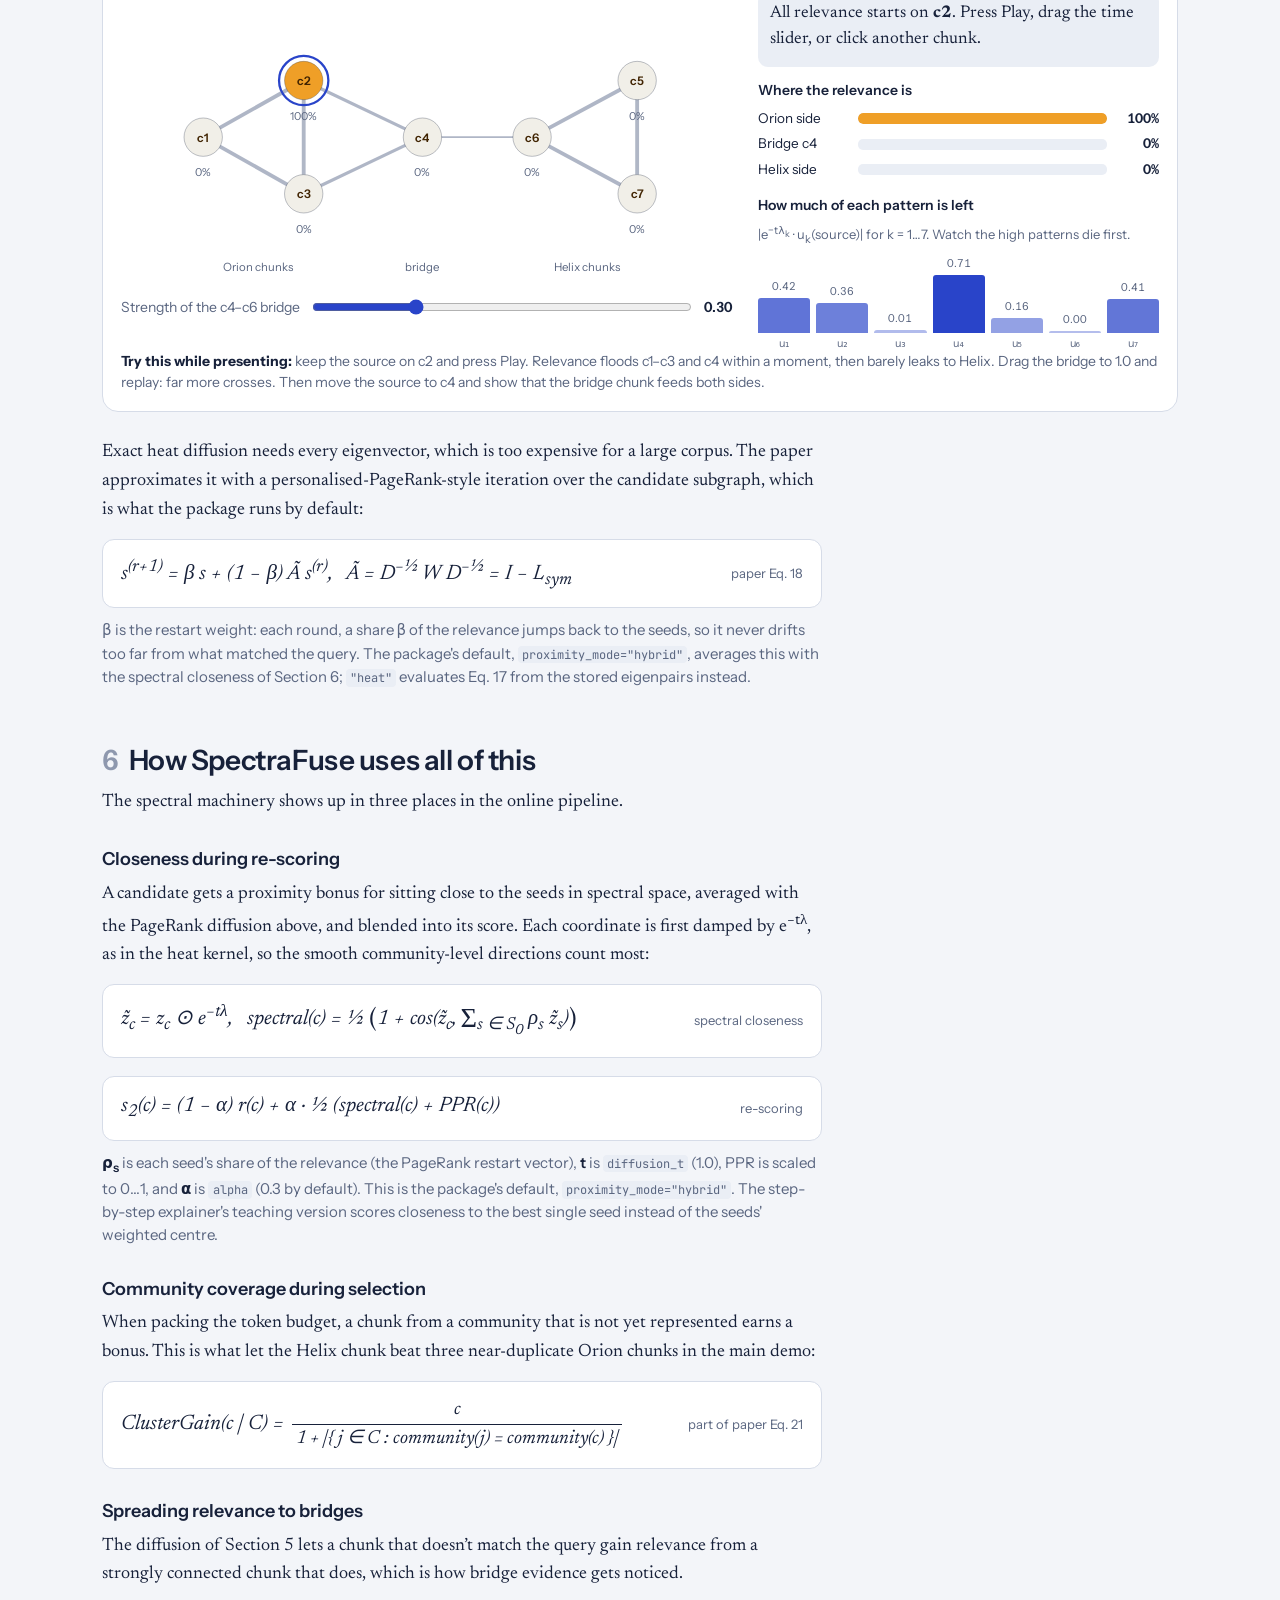
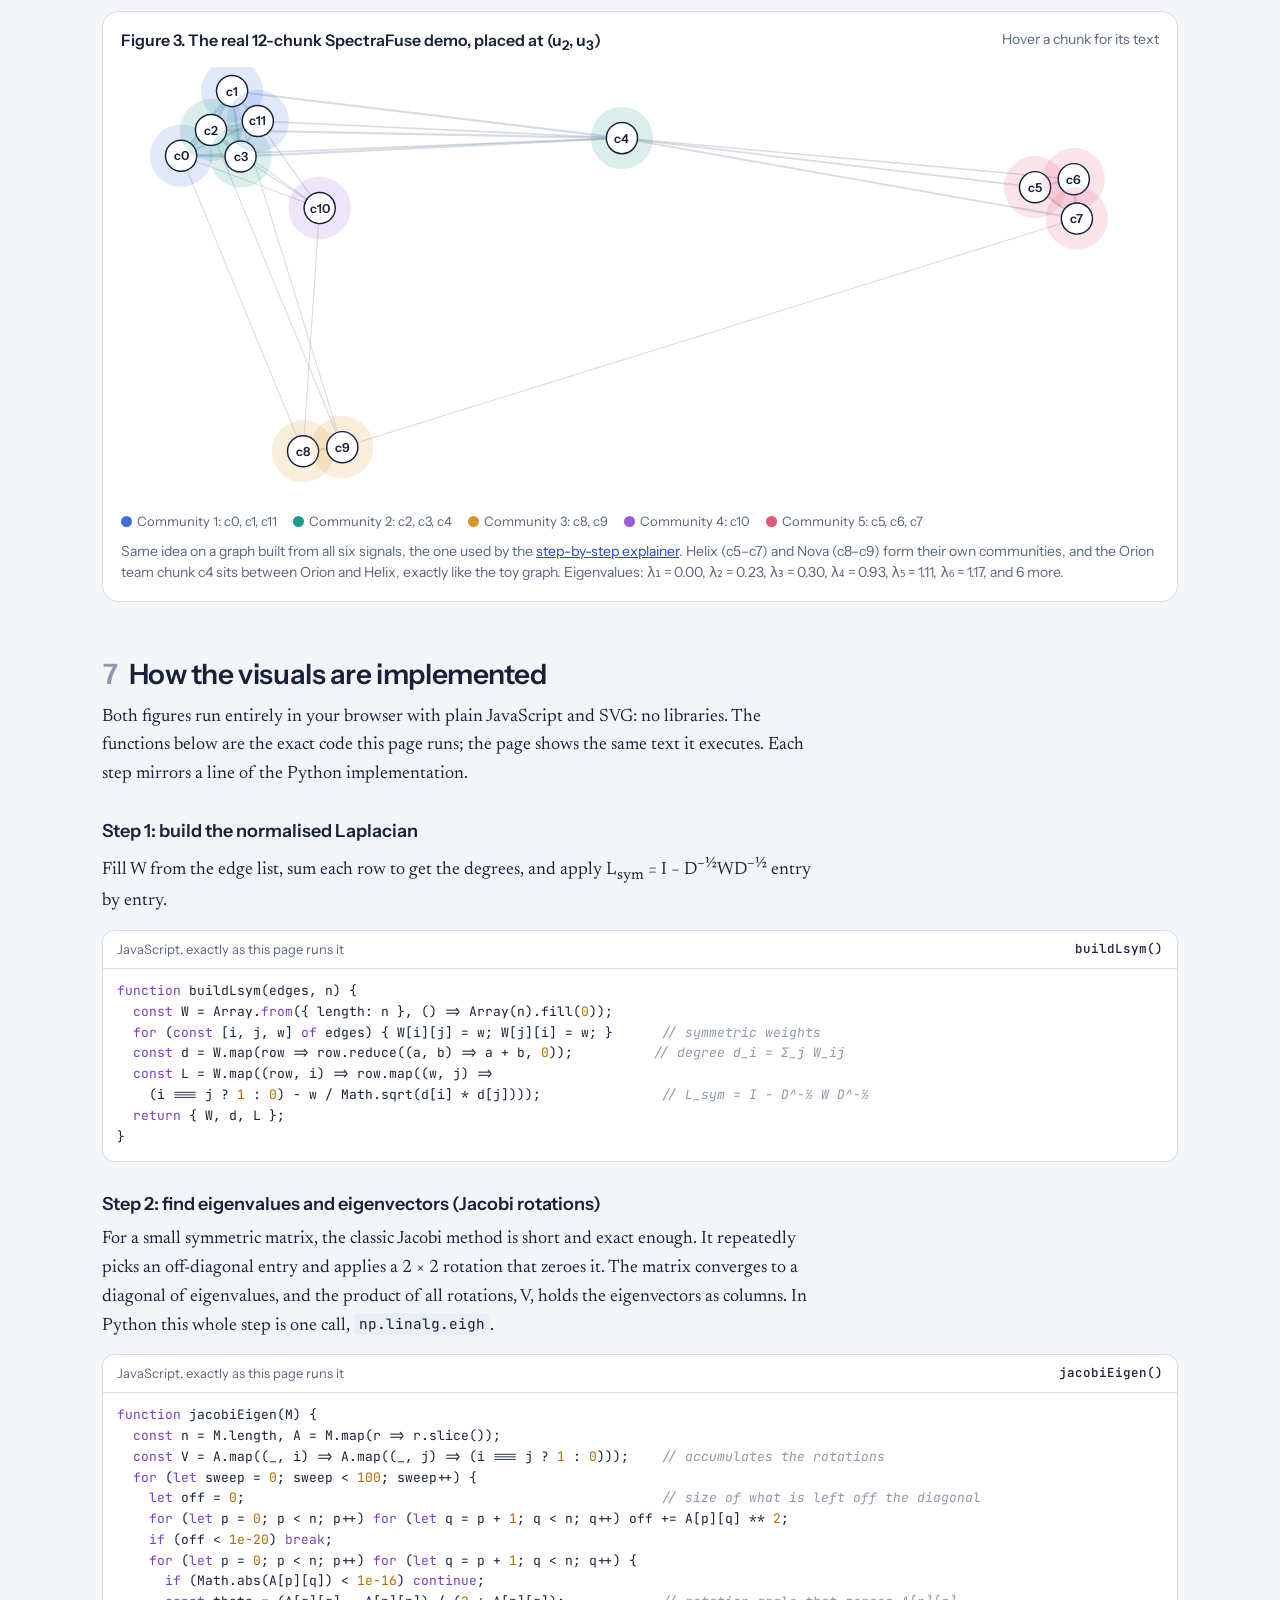
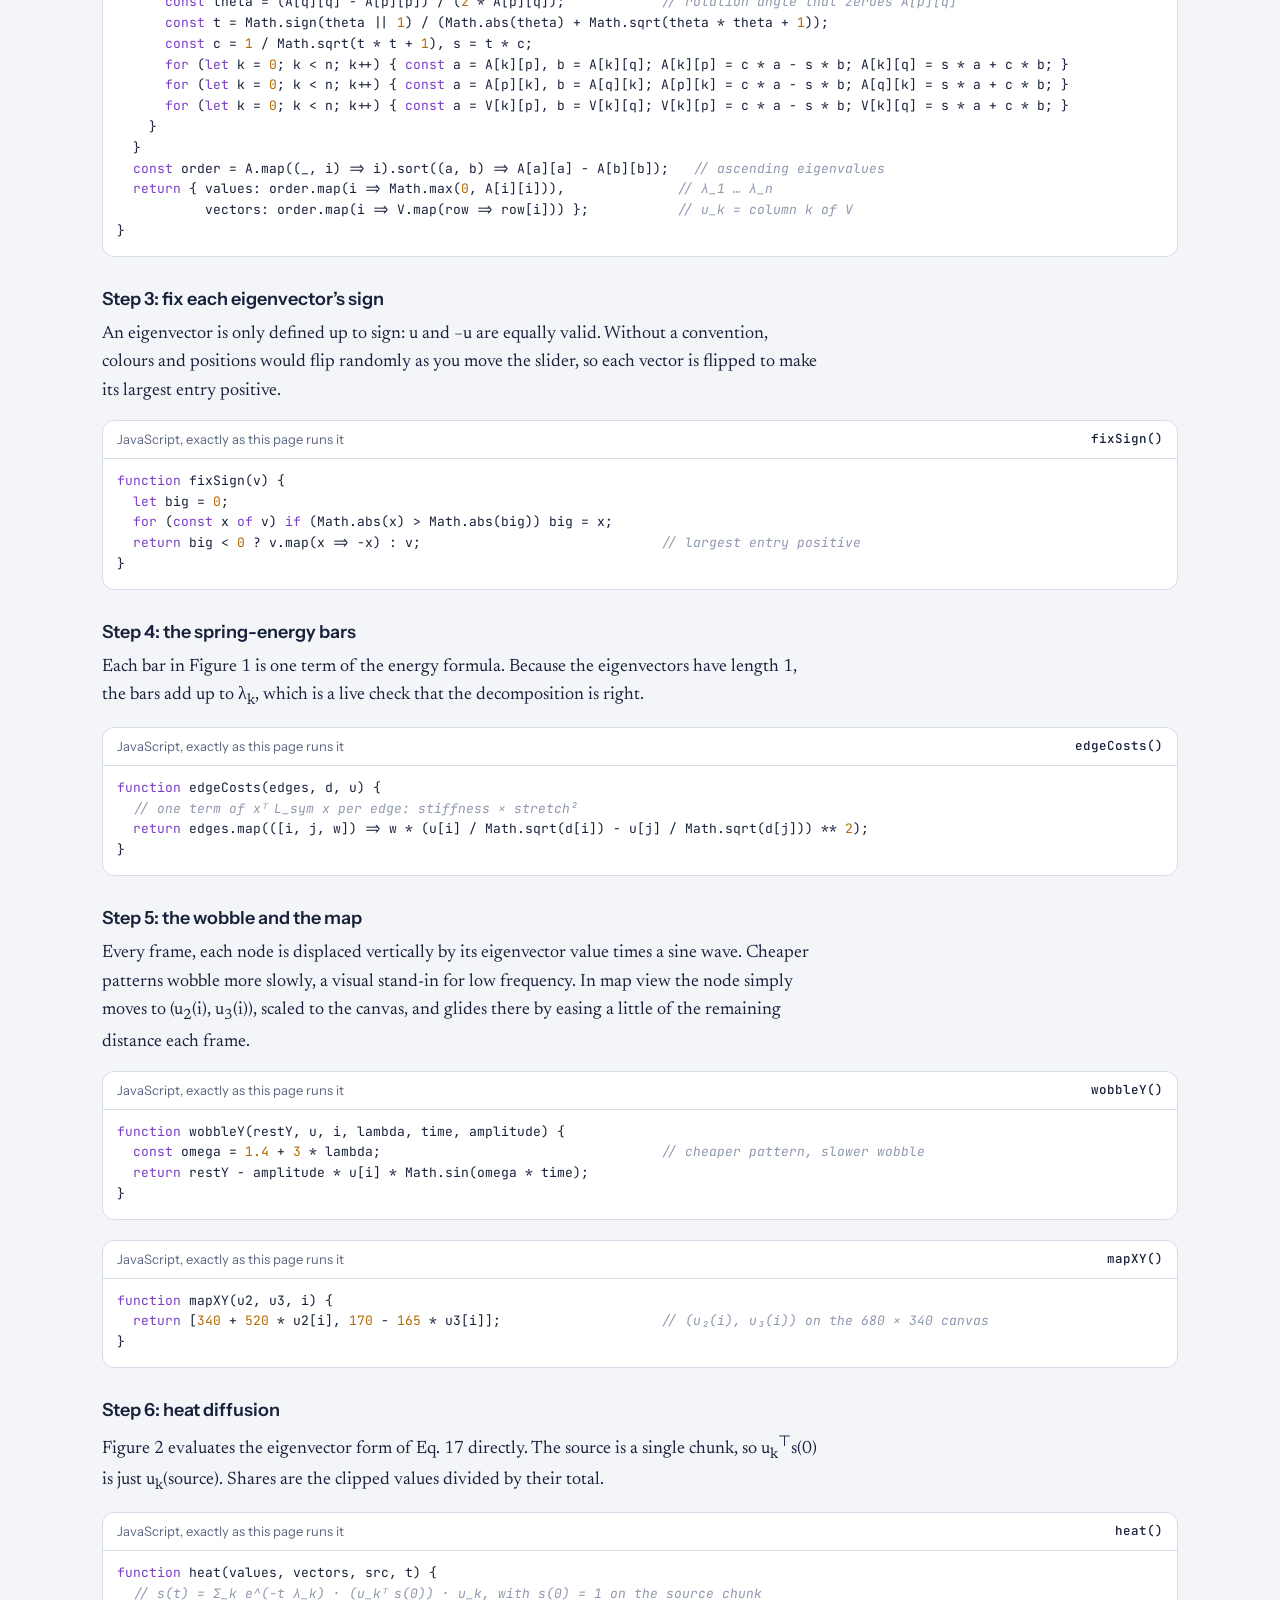
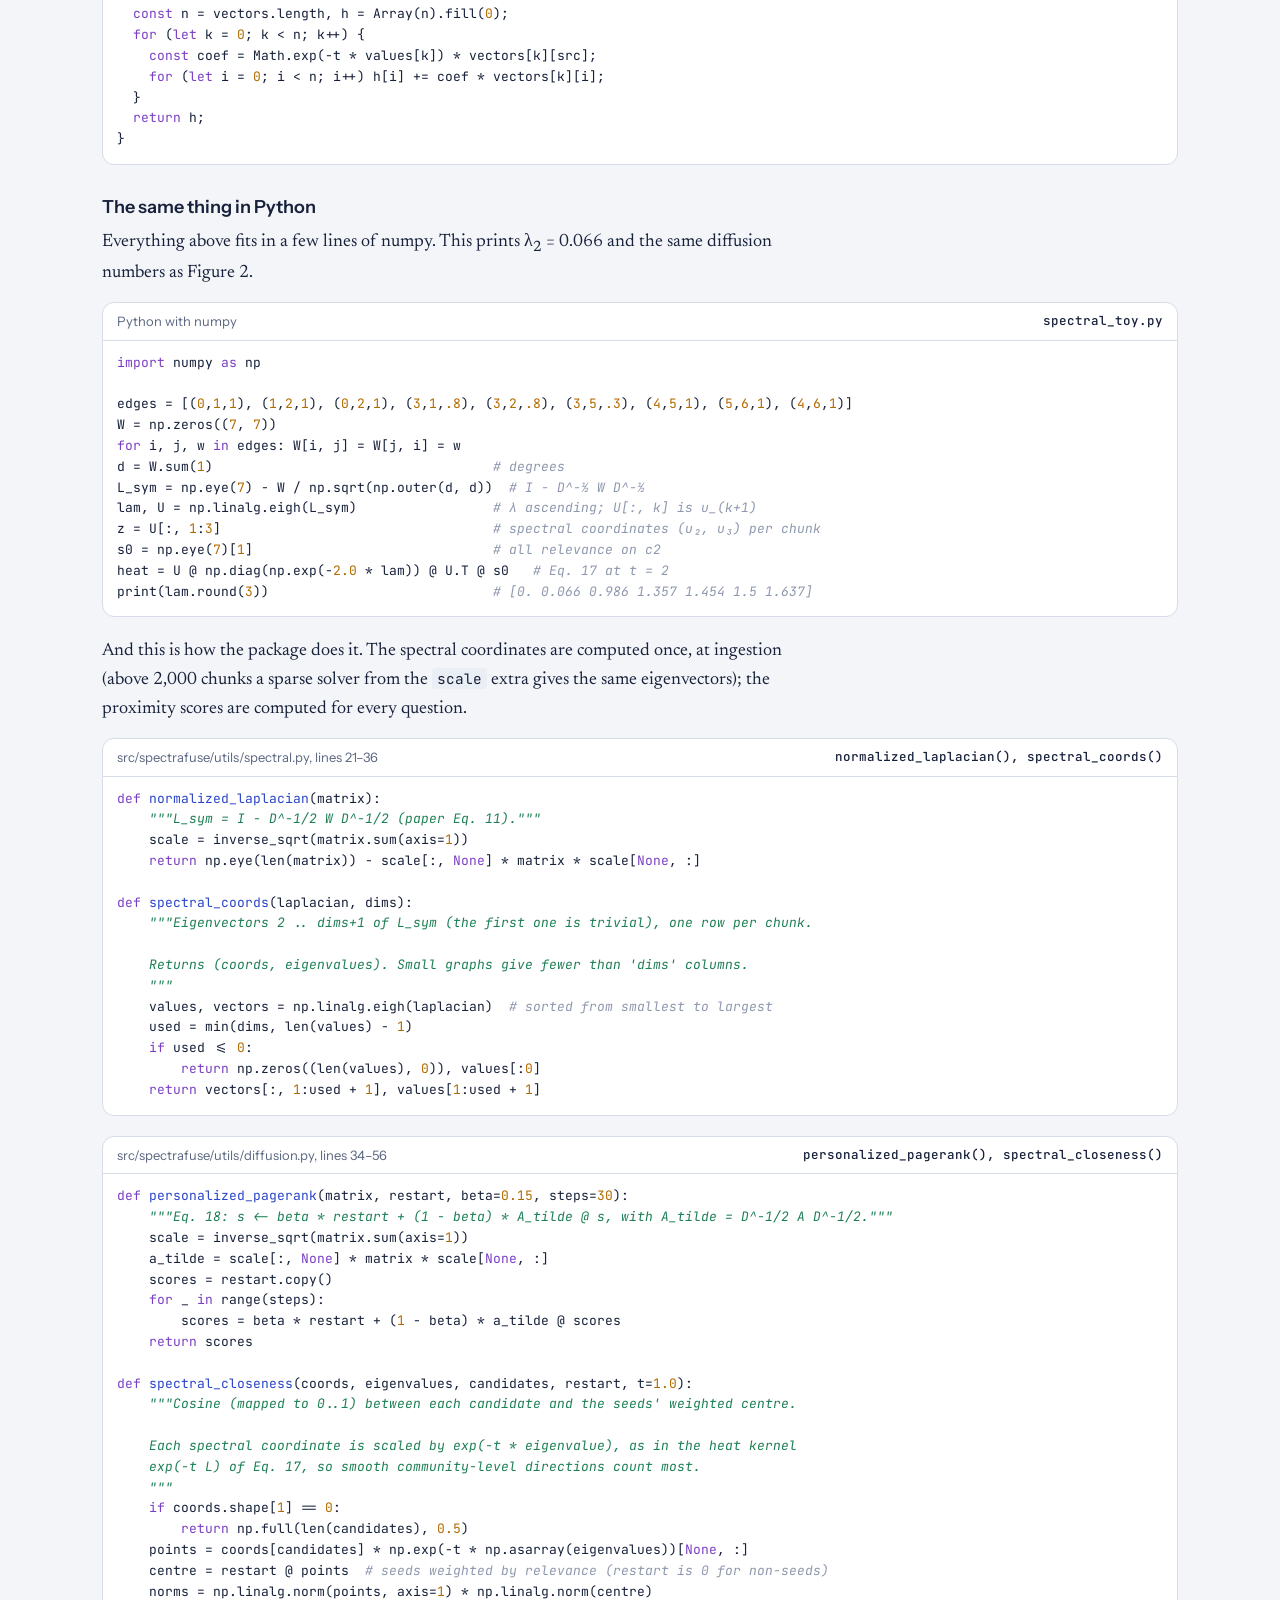
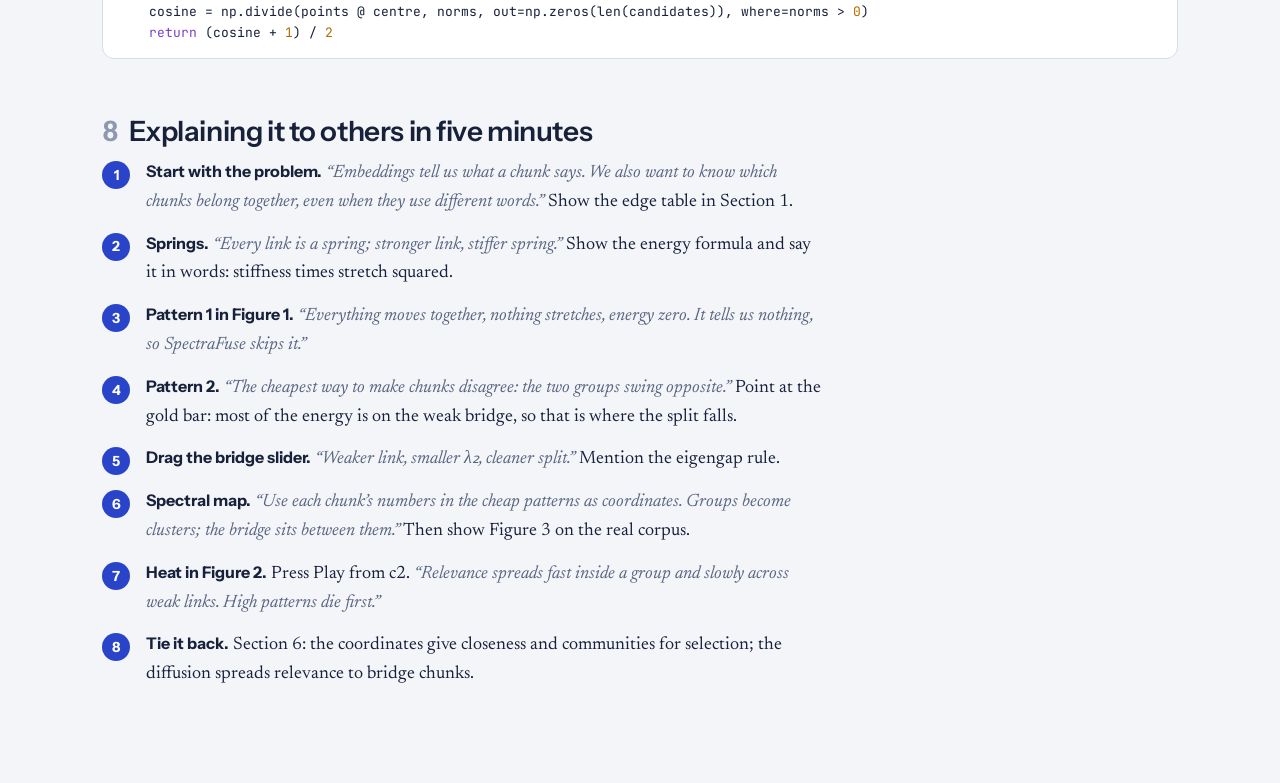
<file: docs/interactive/spectral.html>
<!doctype html>
<html lang="en">
<head>
<meta charset="utf-8">
<meta name="viewport" content="width=device-width, initial-scale=1, viewport-fit=cover">
<title>The spectral part of SpectraFuse, explained visually</title>
<link rel="preconnect" href="https://fonts.googleapis.com">
<link rel="preconnect" href="https://fonts.gstatic.com" crossorigin>
<link href="https://fonts.googleapis.com/css2?family=Instrument+Sans:wght@400;500;600;700&family=Newsreader:ital,opsz,wght@0,6..72,400;0,6..72,500;1,6..72,400;1,6..72,500&family=JetBrains+Mono:wght@400;500&display=swap" rel="stylesheet">
<style>
:root{
  --bg:#F3F5F9; --surface:#FFFFFF; --sunk:#EAEEF5; --ink:#17213A; --muted:#5A6680; --faint:#8E98AE; --rule:#D6DCE8;
  --accent:#2944C9; --accent-soft:#DCE3FB; --gold:#C98A00; --gold-soft:#FBEFD2; --good:#1A8A64; --bad:#C63D5E;
  --k0:#3E6FE0; --k1:#1C9C8A; --k2:#D8962A; --k3:#9A5BD8; --k4:#E0577A;
  --c-kw:#7A3FC4; --c-str:#1E7F55; --c-com:#8E98AE; --c-num:#B26A00; --c-fn:#2944C9; --c-bi:#0F7C8C; --c-self:#B23A6B;
  --sans:"Instrument Sans", ui-sans-serif, system-ui, -apple-system, "Segoe UI", Roboto, sans-serif;
  --serif:"Newsreader", Georgia, "Times New Roman", serif;
  --mono:"JetBrains Mono", ui-monospace, SFMono-Regular, Menlo, Consolas, monospace;
  color-scheme: light;
  box-sizing:border-box; padding-top:env(safe-area-inset-top,0px); padding-bottom:env(safe-area-inset-bottom,0px);
}
@media (prefers-color-scheme: dark){
  :root:not([data-theme="light"]){
    --bg:#0F1524; --surface:#161E31; --sunk:#1C263D; --ink:#E5EAF4; --muted:#9AA6BF; --faint:#6C7894; --rule:#2A3552;
    --accent:#8197FF; --accent-soft:#25305A; --gold:#F2B630; --gold-soft:#3A3220; --good:#3CC293; --bad:#F0708F;
    --k0:#6E93F5; --k1:#3CC2AE; --k2:#F0B24E; --k3:#B98AF2; --k4:#F27E9C;
    --c-kw:#C39BFF; --c-str:#7FD6A6; --c-com:#6C7894; --c-num:#F2B630; --c-fn:#8FA6FF; --c-bi:#62D2DE; --c-self:#F28CB6;
    color-scheme: dark;
  }
}
:root[data-theme="dark"]{
  --bg:#0F1524; --surface:#161E31; --sunk:#1C263D; --ink:#E5EAF4; --muted:#9AA6BF; --faint:#6C7894; --rule:#2A3552;
  --accent:#8197FF; --accent-soft:#25305A; --gold:#F2B630; --gold-soft:#3A3220; --good:#3CC293; --bad:#F0708F;
  --k0:#6E93F5; --k1:#3CC2AE; --k2:#F0B24E; --k3:#B98AF2; --k4:#F27E9C;
  --c-kw:#C39BFF; --c-str:#7FD6A6; --c-com:#6C7894; --c-num:#F2B630; --c-fn:#8FA6FF; --c-bi:#62D2DE; --c-self:#F28CB6;
  color-scheme: dark;
}
*{box-sizing:border-box}
html,body{margin:0}
body{background:var(--bg); color:var(--ink); font-family:var(--serif); font-size:18px; line-height:1.6; -webkit-font-smoothing:antialiased}
button, input, .ui{font-family:var(--sans)}
button{font:inherit; font-family:var(--sans); color:inherit}
:focus-visible{outline:2px solid var(--accent); outline-offset:2px; border-radius:6px}
.page{max-width:1120px; margin:0 auto; padding:32px 22px 80px}
.col{max-width:720px}
header h1{font-family:var(--sans); font-size:clamp(30px,4vw,46px); line-height:1.05; letter-spacing:-.02em; font-weight:600; margin:0 0 12px}
.dek{font-size:21px; line-height:1.5; color:var(--muted); margin:0 0 20px; max-width:62ch}
.toc{font-family:var(--sans); font-size:14px; display:flex; flex-wrap:wrap; gap:6px 8px; margin:0 0 8px}
.toc a{color:var(--ink); text-decoration:none; border:1px solid var(--rule); background:var(--surface); border-radius:999px; padding:4px 12px}
.toc a:hover{border-color:var(--accent)}
.toc a b{color:var(--muted); font-weight:700; margin-right:4px; font-variant-numeric:tabular-nums}
h2{font-family:var(--sans); font-size:28px; letter-spacing:-.015em; line-height:1.15; font-weight:600; margin:56px 0 12px}
h2 .n{color:var(--faint); font-variant-numeric:tabular-nums; margin-right:10px}
h3{font-family:var(--sans); font-size:18px; font-weight:600; margin:28px 0 6px}
p{margin:0 0 14px}
a{color:var(--accent)}
em{font-style:italic}
code{font-family:var(--mono); font-size:.8em; background:var(--sunk); padding:.08em .35em; border-radius:4px}
.eq{font-family:var(--serif); font-style:italic; font-size:21px; line-height:1.5; background:var(--surface); border:1px solid var(--rule); border-radius:12px; padding:14px 18px; margin:6px 0 18px; overflow-x:auto; display:flex; align-items:center; gap:16px; justify-content:space-between}
.eq .f{white-space:nowrap}
.eq .tag{font-family:var(--sans); font-style:normal; font-size:13px; color:var(--muted); white-space:nowrap}
.eq .r{font-style:normal}
.frac{display:inline-flex; flex-direction:column; vertical-align:middle; text-align:center; font-size:.9em; margin:0 .15em}
.frac > span:first-child{border-bottom:1px solid currentColor; padding:0 .2em}
.frac > span:last-child{padding:0 .2em}
.big{font-size:1.35em; font-style:normal; vertical-align:-.12em}
.lim{display:inline-flex; flex-direction:column; align-items:center; vertical-align:middle; line-height:1; margin:0 .1em}
.lim small{font-size:.5em}
.where{font-family:var(--sans); font-size:15px; color:var(--muted); margin:-8px 0 18px; line-height:1.55}
.where b{color:var(--ink); font-weight:600}
.key{border-left:3px solid var(--gold); background:var(--gold-soft); border-radius:0 10px 10px 0; padding:12px 16px; margin:8px 0 18px}
.key p:last-child{margin:0}

/* figures */
figure{margin:22px 0 26px; background:var(--surface); border:1px solid var(--rule); border-radius:16px; padding:16px 18px 18px}
figcaption{font-family:var(--sans); font-size:14px; color:var(--muted); line-height:1.5; margin-top:10px}
figcaption b{color:var(--ink)}
.fig-title{font-family:var(--sans); font-size:16px; font-weight:600; margin:0 0 10px; display:flex; justify-content:space-between; gap:10px; flex-wrap:wrap}
.fig-title > .nt{font-weight:400; color:var(--muted); font-size:14px}
.wide{max-width:1076px}
.wide > p, .wide > h2, .wide > h3, .wide > ol{max-width:720px}
.ctrl{font-family:var(--sans); display:flex; flex-wrap:wrap; align-items:center; gap:8px 10px; margin:0 0 12px; font-size:14px}
.ctrl .lbl{color:var(--muted)}
.seg{display:inline-flex; border:1px solid var(--rule); border-radius:9px; overflow:hidden}
.seg button{border:0; background:transparent; padding:6px 11px; cursor:pointer; font-size:14px; border-right:1px solid var(--rule)}
.seg button:last-child{border-right:0}
.seg button[aria-pressed="true"]{background:var(--accent); color:#fff}
:root[data-theme="dark"] .seg button[aria-pressed="true"]{color:#0F1524}
@media (prefers-color-scheme: dark){ :root:not([data-theme="light"]) .seg button[aria-pressed="true"]{color:#0F1524} }
.btn{border:1px solid var(--rule); background:var(--surface); border-radius:9px; padding:6px 14px; cursor:pointer; font-weight:600; font-size:14px}
.spacer{flex:1}
input[type=range]{accent-color:var(--accent); flex:1; min-width:140px}
.out{font-variant-numeric:tabular-nums; font-weight:600; min-width:38px}
.figgrid{display:grid; grid-template-columns:minmax(0,1.55fr) minmax(0,1fr); gap:16px; align-items:start}
.figgrid svg{width:100%; height:auto; display:block}
.side{font-family:var(--sans); font-size:14px}
.side h4{font-size:14px; margin:0 0 6px; font-weight:600}
.side .note{color:var(--muted); font-size:13px; margin:0 0 8px; line-height:1.45}
.readout{font-family:var(--serif); font-size:17px; line-height:1.5; background:var(--sunk); border-radius:10px; padding:10px 12px; margin:0 0 12px; min-height:76px}
.ec{display:grid; grid-template-columns:64px minmax(0,1fr) 54px; gap:3px 8px; align-items:center; font-variant-numeric:tabular-nums; font-size:13px}
.ec .tr{height:9px; background:var(--sunk); border-radius:4px; overflow:hidden}
.ec .tr i{display:block; height:100%; border-radius:4px; background:var(--accent); transition:width .25s}
.ec .tr i.br{background:var(--gold)}
.ec .v{text-align:right; color:var(--muted)}
.ecsum{display:flex; justify-content:space-between; border-top:1px solid var(--rule); margin-top:6px; padding-top:6px; font-weight:600; font-variant-numeric:tabular-nums}
.eigs{display:grid; grid-template-columns:repeat(7,1fr); gap:6px; align-items:end; height:80px; margin:6px 0 0}
.eigs div{display:flex; flex-direction:column; justify-content:flex-end; align-items:center; gap:2px; height:100%; font-size:11px; color:var(--muted); font-variant-numeric:tabular-nums}
.eigs .b{width:100%; border-radius:3px 3px 0 0; background:var(--rule); transition:height .25s}
.eigs .b.on{background:var(--accent)}
.legend{font-family:var(--sans); display:flex; flex-wrap:wrap; gap:6px 16px; font-size:13px; color:var(--muted); margin:8px 0 0}
.legend i{display:inline-block; width:11px; height:11px; border-radius:50%; margin-right:5px; vertical-align:-1px}
.grp{display:grid; grid-template-columns:92px minmax(0,1fr) 44px; gap:6px 8px; align-items:center; font-size:13.5px; margin-bottom:4px}
.grp .tr{height:11px; background:var(--sunk); border-radius:5px; overflow:hidden}
.grp .tr i{display:block; height:100%; background:#EF9F27; border-radius:5px}
.grp .v{text-align:right; font-weight:600; font-variant-numeric:tabular-nums}
.modes{display:grid; grid-template-columns:repeat(7,1fr); gap:6px; align-items:end; height:86px}
.modes div{display:flex; flex-direction:column; justify-content:flex-end; align-items:center; gap:2px; height:100%; font-size:11px; color:var(--muted); font-variant-numeric:tabular-nums}
.modes .b{width:100%; border-radius:3px 3px 0 0; background:var(--accent)}
.nodes text{font-family:var(--sans)}
.nd{cursor:pointer}
.tbl{width:100%; border-collapse:collapse; font-family:var(--sans); font-size:14px; font-variant-numeric:tabular-nums; margin:6px 0 16px}
.tbl th,.tbl td{padding:6px 10px; border-bottom:1px solid var(--rule); text-align:left}
.tbl th{color:var(--muted); font-weight:600; font-size:13px}

/* code */
.code{background:var(--surface); border:1px solid var(--rule); border-radius:12px; margin:8px 0 20px; overflow:hidden}
.codeh{font-family:var(--sans); font-size:13px; color:var(--muted); padding:8px 14px; border-bottom:1px solid var(--rule); display:flex; justify-content:space-between; gap:10px}
.codeh b{font-family:var(--mono); font-weight:500; color:var(--ink); font-size:12.5px}
.code pre{margin:0; padding:12px 14px 14px; overflow-x:auto; font-family:var(--mono); font-size:13px; line-height:1.6}
.k,.kn,.kd,.kc,.ow,.kr{color:var(--c-kw)} .s,.s1,.s2,.sa,.sd,.se,.sh,.sb,.sr{color:var(--c-str)} .si{color:var(--c-kw)} .sd{font-style:italic}
.c,.c1,.cm,.ch{color:var(--c-com); font-style:italic} .mi,.mf,.m{color:var(--c-num)} .nf,.fm,.nc{color:var(--c-fn)} .nb,.ne,.nx{color:inherit} .bp{color:var(--c-self)}
.steps{counter-reset:s; list-style:none; padding:0; margin:8px 0 0}
.steps li{counter-increment:s; position:relative; padding:0 0 14px 44px}
.steps li::before{content:counter(s); position:absolute; left:0; top:2px; width:28px; height:28px; border-radius:50%; background:var(--accent); color:#fff; font-family:var(--sans); font-weight:700; font-size:14px; display:flex; align-items:center; justify-content:center}
:root[data-theme="dark"] .steps li::before{color:#0F1524}
@media (prefers-color-scheme: dark){ :root:not([data-theme="light"]) .steps li::before{color:#0F1524} }
.steps b{font-family:var(--sans); font-size:16px}
.say{font-style:italic; color:var(--muted)}
@media (max-width: 860px){
  .figgrid{grid-template-columns:1fr}
  body{font-size:17px}
  .eq{font-size:18px}
}
@media (prefers-reduced-motion: reduce){ *{transition:none !important; animation:none !important} }

.docbar{font-family:var(--sans); font-size:14px; display:flex; flex-wrap:wrap; align-items:center; gap:4px 10px; margin:0 0 16px; color:var(--muted)}
.docbar a{color:var(--accent); text-decoration:none; font-weight:600}
.docbar a:hover{text-decoration:underline}
.docnote{font-family:var(--sans); font-size:14px; line-height:1.5; color:var(--muted); background:var(--sunk); border-radius:10px; padding:10px 14px; margin:0 0 22px}
.prose a{color:var(--accent)}
.framed .docbar{display:none}
</style>
<script>if (window.top !== window.self) document.documentElement.classList.add("framed");</script>
<base target="_top">
</head>
<body>
<div class="page">
<nav class="docbar" aria-label="SpectraFuse links"><a href="../">SpectraFuse documentation</a><span aria-hidden="true">·</span><a href="./">All interactive pages</a><span aria-hidden="true">·</span><a href="https://github.com/aion7891/SpectraFuse">GitHub</a><span aria-hidden="true">·</span><a href="https://pypi.org/project/spectrafuse/">PyPI</a></nav>
<p class="docnote">Figures 1 and 2 use a seven-chunk toy graph and run in your browser. Section 6 and the end of Section 7 show what the pip package computes.</p>
<header>
  <h1>The spectral part of SpectraFuse, explained visually</h1>
  <p class="dek">How a graph’s Laplacian finds communities, why its eigenvectors make good “map coordinates” for chunks, and how the same matrix spreads relevance. With every formula, two live visuals you can drive while you explain, and the exact code behind them.</p>
  <nav class="toc" aria-label="Sections">
    <a href="#idea"><b>1</b>The question</a><a href="#laplacian"><b>2</b>Springs and the Laplacian</a><a href="#patterns"><b>3</b>Wobble patterns</a><a href="#coords"><b>4</b>Spectral coordinates</a><a href="#heat"><b>5</b>Spreading relevance</a><a href="#spectrafuse"><b>6</b>Inside SpectraFuse</a><a href="#build"><b>7</b>How the visuals work</a><a href="#present"><b>8</b>Presenting it</a>
  </nav>
</header>

<section class="col">
<h2 id="idea"><span class="n">1</span>The question the spectral part answers</h2>
<p>Dense embeddings tell you what a chunk <em>says</em>. SpectraFuse also wants to know where a chunk <em>sits</em>: which chunks belong to the same neighbourhood of the corpus, even when they share few words. The spectral part answers that from the chunk graph alone, with linear algebra instead of hand-written rules.</p>
<p>Throughout this page we use a seven-chunk graph that mirrors the main SpectraFuse demo. Chunks c1–c3 are about Project Orion, c4 is the Orion team chunk (“the research is carried out by Helix Labs”), and c5–c7 are about Helix Labs. Inside each group the links are strong. Between the groups there is one weak link, c4–c6, the bridge a multi-hop question needs.</p>
<table class="tbl" aria-label="Edges of the example graph">
<tr><th>Edges</th><th>Weight W<sub>ij</sub></th><th>Meaning</th></tr>
<tr><td>c1–c2, c2–c3, c1–c3</td><td>1.0</td><td>Orion chunks, tightly linked</td></tr>
<tr><td>c4–c2, c4–c3</td><td>0.8</td><td>The team chunk belongs with Orion</td></tr>
<tr><td>c4–c6</td><td>0.3 (adjustable)</td><td>The bridge: shared entity “Helix Labs”</td></tr>
<tr><td>c5–c6, c6–c7, c5–c7</td><td>1.0</td><td>Helix chunks, tightly linked</td></tr>
</table>

<h2 id="laplacian"><span class="n">2</span>Springs and the Laplacian</h2>
<p>Picture every chunk as a ball and every edge as a spring whose stiffness is its weight. Each chunk’s <em>degree</em> is the total stiffness attached to it:</p>
<div class="eq"><span class="f">d<sub>i</sub> = <span class="big">Σ</span><sub>j</sub> W<sub>ij</sub>,&nbsp;&nbsp; D = diag(d<sub>1</sub>, …, d<sub>n</sub>)</span><span class="tag">degree</span></div>
<p>The Laplacian packages the whole spring system into one matrix. SpectraFuse uses the symmetric normalised version, which divides each spring by the degrees at both ends so that heavily connected chunks don’t dominate:</p>
<div class="eq"><span class="f">L = D − W,&nbsp;&nbsp;&nbsp; L<sub>sym</sub> = I − D<sup>−½</sup> W D<sup>−½</sup></span><span class="tag">paper Eq. 4, 5, 11</span></div>
<p>Why this matrix? Give every chunk a number x<sub>i</sub> (think: how far that ball is displaced). The Laplacian measures how much those numbers <em>disagree across springs</em>:</p>
<div class="eq"><span class="f">x<sup>⊤</sup> L<sub>sym</sub> x = <span class="big">Σ</span><sub>(i,j) ∈ E</sub> W<sub>ij</sub> <span class="big" style="font-size:1.6em">(</span> <span class="frac"><span>x<sub>i</sub></span><span>√d<sub>i</sub></span></span> − <span class="frac"><span>x<sub>j</sub></span><span>√d<sub>j</sub></span></span> <span class="big" style="font-size:1.6em">)</span><sup>2</sup></span><span class="tag">spring energy</span></div>
<p class="where">Each term is <b>stiffness × stretch²</b>. Giving very different numbers to chunks joined by a stiff spring is expensive; giving different numbers across a weak spring is cheap.</p>
<div class="key"><p>So the cheapest ways to assign numbers keep strongly linked chunks equal and put all the disagreement on weak links. Weak links are exactly the boundaries between communities. That is the entire trick.</p></div>

<h2 id="patterns"><span class="n">3</span>Wobble patterns are eigenvectors</h2>
<p>The “cheapest ways to assign numbers” are the eigenvectors of L<sub>sym</sub>, ordered by their eigenvalues:</p>
<div class="eq"><span class="f">L<sub>sym</sub> u<sub>k</sub> = λ<sub>k</sub> u<sub>k</sub>,&nbsp;&nbsp; 0 = λ<sub>1</sub> ≤ λ<sub>2</sub> ≤ … ≤ λ<sub>n</sub> ≤ 2</span><span class="tag">paper Eq. 12</span></div>
<div class="eq"><span class="f">λ<sub>k</sub> = u<sub>k</sub><sup>⊤</sup> L<sub>sym</sub> u<sub>k</sub> = <span class="lim"><span>min</span><small>‖x‖ = 1, x ⟂ u<sub>1</sub>…u<sub>k−1</sub></small></span> x<sup>⊤</sup> L<sub>sym</sub> x</span><span class="tag">Rayleigh quotient</span></div>
<p class="where">Each eigenvector u<sub>k</sub> gives <b>one number per chunk</b>: how far that chunk moves in pattern k. Its eigenvalue λ<sub>k</sub> is that pattern’s <b>spring energy</b>, so a small λ means a cheap pattern that only stretches weak springs. Physically, each pattern is a vibration mode, and low-energy modes are the slow, lazy wobbles.</p>
<p>The first pattern is always trivial. It moves everything together in proportion to √degree, so nothing is stretched and λ<sub>1</sub> = 0:</p>
<div class="eq"><span class="f">u<sub>1</sub>(i) = <span class="frac"><span>√d<sub>i</sub></span><span>√(Σ<sub>j</sub> d<sub>j</sub>)</span></span>,&nbsp;&nbsp; λ<sub>1</sub> = 0</span><span class="tag">trivial pattern</span></div>
<p>The second pattern, u<sub>2</sub> (the <em>Fiedler vector</em>), is the cheapest way to make chunks disagree at all. It is the relaxed solution of the normalised-cut problem: split the graph in two while cutting as little spring stiffness as possible. Try it below.</p>
</section>

<figure id="fig-wobble">
  <div class="fig-title"><span>Figure 1. Each pattern is one eigenvector of L<sub>sym</sub></span><span class="nt">Animated: nodes move by A · u<sub>k</sub>(i) · sin(ω<sub>k</sub> t)</span></div>
  <div class="ctrl">
    <span class="lbl">Pattern</span>
    <div class="seg" id="w-modes" role="group" aria-label="Choose eigenvector"></div>
    <span class="spacer"></span>
    <div class="seg" role="group" aria-label="View"><button id="w-vg" aria-pressed="true">Graph</button><button id="w-vm" aria-pressed="false">Spectral map</button></div>
  </div>
  <div class="figgrid">
    <div>
      <svg id="w-svg" viewBox="0 0 680 340" role="img" aria-label="Seven-chunk graph wobbling according to the selected eigenvector"><g id="w-axes"></g><g id="w-edges"></g><g id="w-ghosts"></g><g id="w-nodes" class="nodes"></g><g id="w-glab"></g></svg>
      <div class="legend"><span><i style="background:#F0997B"></i>Positive: moves one way</span><span><i style="background:#5DCAA5"></i>Negative: moves the other way</span><span>Number under a chunk = u<sub>k</sub>(i)</span></div>
      <div class="ctrl" style="margin:12px 0 0"><label class="lbl" for="w-br">Strength of the c4–c6 bridge</label><input id="w-br" type="range" min="0.05" max="1" step="0.05" value="0.3"><span class="out" id="w-brv">0.30</span></div>
    </div>
    <div class="side">
      <div class="readout" id="w-read"></div>
      <h4>Where this pattern’s energy comes from</h4>
      <p class="note">Each bar is W<sub>ij</sub>(u<sub>i</sub>/√d<sub>i</sub> − u<sub>j</sub>/√d<sub>j</sub>)² for one edge. The bars add up to λ exactly. The gold bar is the bridge.</p>
      <div class="ec" id="w-ec"></div>
      <div class="ecsum"><span>Sum of edge costs</span><span id="w-sum"></span></div>
      <h4 style="margin-top:14px">All seven eigenvalues</h4>
      <div class="eigs" id="w-eigs"></div>
    </div>
  </div>
  <figcaption><b>Try this while presenting:</b> start on pattern 1 (everything moves together, energy 0), switch to pattern 2 and point at the gold bar carrying most of the energy, then drag the bridge slider toward 0.05 and watch λ<sub>2</sub> shrink. Finally press “Spectral map”.</figcaption>
</figure>

<section class="col">
<p>With the default bridge of 0.3, λ<sub>2</sub> = 0.066 and about four fifths of that energy sits on the single c4–c6 spring: u<sub>2</sub> keeps each group internally calm and does all its stretching on the weak link. Weaken the bridge and λ<sub>2</sub> heads toward zero, the signature of two nearly separate communities. Strengthen it and λ<sub>2</sub> grows while c4’s value drifts toward zero, because c4 is now pulled by both sides.</p>
<p>Higher patterns cost much more (λ<sub>3</sub> ≈ 1 here). They can no longer hide their stretch on the weak link, so they make chunks disagree <em>inside</em> groups. That is finer detail, useful but less about communities.</p>
<div class="key"><p><b>Rule of thumb, the eigengap:</b> the number of eigenvalues close to zero before a big jump is roughly the number of well-separated communities. Here λ<sub>1</sub>, λ<sub>2</sub> ≈ 0 and then λ<sub>3</sub> ≈ 1: two communities.</p></div>

<h2 id="coords"><span class="n">4</span>From patterns to spectral coordinates</h2>
<p>Stack the first few non-trivial eigenvectors as columns, and read the table row by row. Each chunk’s row is its <em>spectral coordinate</em>:</p>
<div class="eq"><span class="f">U = [u<sub>2</sub>, u<sub>3</sub>, …, u<sub>m+1</sub>] ∈ ℝ<sup>n×m</sup>,&nbsp;&nbsp; z<sub>i</sub> = [u<sub>2</sub>(i), u<sub>3</sub>(i), …, u<sub>m+1</sub>(i)] ∈ ℝ<sup>m</sup></span><span class="tag">paper Eq. 13</span></div>
<p class="where">SpectraFuse keeps <b>m = 32</b> coordinates per chunk (the demo uses 4; the figure above shows 2). Pressing “Spectral map” in Figure 1 places each chunk at (u<sub>2</sub>(i), u<sub>3</sub>(i)): the Orion chunks land on one side, the Helix chunks on the other, and c4 sits toward the middle.</p>
<p>Because strongly linked chunks get similar numbers in every cheap pattern, their rows are similar, so they land close together. Communities become clusters of points. SpectraFuse normalises each row and runs k-means to label the communities:</p>
<div class="eq"><span class="f">ẑ<sub>i</sub> = <span class="frac"><span>z<sub>i</sub></span><span>‖z<sub>i</sub>‖</span></span>,&nbsp;&nbsp; community(i) = k-means(ẑ<sub>1</sub>, …, ẑ<sub>n</sub>)</span><span class="tag">spectral clustering</span></div>
<div class="key"><p>The coordinates come from the graph, not the text. Two chunks with no words in common, like “research is done by Helix Labs” and “Helix Labs is headquartered in Pune”, can still sit close together because the graph ties them.</p></div>

<h2 id="heat"><span class="n">5</span>The same matrix spreads relevance</h2>
<p>The Laplacian also describes how heat flows through the springs. Put relevance on one chunk and let it diffuse for time t (paper Eq. 17). Writing the start vector in the eigenvector basis shows why it stays inside communities:</p>
<div class="eq"><span class="f">s(t) = e<sup>−t L<sub>sym</sub></sup> s(0) = <span class="big">Σ</span><sub>k</sub> e<sup>−t λ<sub>k</sub></sup> (u<sub>k</sub><sup>⊤</sup> s(0)) u<sub>k</sub></span><span class="tag">paper Eq. 17</span></div>
<p class="where">Each pattern fades at its own rate <b>e<sup>−tλ<sub>k</sub></sup></b>. Expensive, high-λ patterns, the ones that distinguish chunks inside a group, vanish almost immediately, so relevance evens out within the group. Cheap patterns such as u<sub>2</sub> fade slowly, so the difference <em>between</em> groups persists. The weaker the bridge, the smaller λ<sub>2</sub> and the longer the groups stay separate.</p>
</section>

<figure id="fig-heat">
  <div class="fig-title"><span>Figure 2. Relevance diffusing over the graph</span><span class="nt">Click a chunk to place the relevance there</span></div>
  <div class="ctrl">
    <button class="btn" id="h-play">Play</button>
    <label class="lbl" for="h-t">Time t</label><input id="h-t" type="range" min="0" max="20" step="0.5" value="0"><span class="out" id="h-tv">0.0</span>
  </div>
  <div class="figgrid">
    <div>
      <svg id="h-svg" viewBox="0 0 680 320" role="img" aria-label="Seven-chunk graph coloured by how much relevance each chunk holds"><g id="h-edges"></g><g id="h-nodes" class="nodes"></g><g id="h-glab"></g></svg>
      <div class="ctrl" style="margin:12px 0 0"><label class="lbl" for="h-br">Strength of the c4–c6 bridge</label><input id="h-br" type="range" min="0.05" max="1" step="0.05" value="0.3"><span class="out" id="h-brv">0.30</span></div>
    </div>
    <div class="side">
      <div class="readout" id="h-read"></div>
      <h4>Where the relevance is</h4>
      <div class="grp"><span>Orion side</span><span class="tr"><i id="h-g0"></i></span><span class="v" id="h-p0"></span></div>
      <div class="grp"><span>Bridge c4</span><span class="tr"><i id="h-g1"></i></span><span class="v" id="h-p1"></span></div>
      <div class="grp"><span>Helix side</span><span class="tr"><i id="h-g2"></i></span><span class="v" id="h-p2"></span></div>
      <h4 style="margin-top:14px">How much of each pattern is left</h4>
      <p class="note">|e<sup>−tλ<sub>k</sub></sup> · u<sub>k</sub>(source)| for k = 1…7. Watch the high patterns die first.</p>
      <div class="modes" id="h-modes"></div>
    </div>
  </div>
  <figcaption><b>Try this while presenting:</b> keep the source on c2 and press Play. Relevance floods c1–c3 and c4 within a moment, then barely leaks to Helix. Drag the bridge to 1.0 and replay: far more crosses. Then move the source to c4 and show that the bridge chunk feeds both sides.</figcaption>
</figure>

<section class="col">
<p>Exact heat diffusion needs every eigenvector, which is too expensive for a large corpus. The paper approximates it with a personalised-PageRank-style iteration over the candidate subgraph, which is what the package runs by default:</p>
<div class="eq"><span class="f">s<sup>(r+1)</sup> = β s + (1 − β) Ã s<sup>(r)</sup>,&nbsp;&nbsp; Ã = D<sup>−½</sup> W D<sup>−½</sup> = I − L<sub>sym</sub></span><span class="tag">paper Eq. 18</span></div>
<p class="where">β is the restart weight: each round, a share β of the relevance jumps back to the seeds, so it never drifts too far from what matched the query. The package's default, <code>proximity_mode="hybrid"</code>, averages this with the spectral closeness of Section 6; <code>"heat"</code> evaluates Eq. 17 from the stored eigenpairs instead.</p>

<h2 id="spectrafuse"><span class="n">6</span>How SpectraFuse uses all of this</h2>
<p>The spectral machinery shows up in three places in the online pipeline.</p>
<h3>Closeness during re-scoring</h3>
<p>A candidate gets a proximity bonus for sitting close to the seeds in spectral space, averaged with the PageRank diffusion above, and blended into its score. Each coordinate is first damped by e<sup>−tλ</sup>, as in the heat kernel, so the smooth community-level directions count most:</p>
<div class="eq"><span class="f">z̃<sub>c</sub> = z<sub>c</sub> ⊙ e<sup>−tλ</sup>,&nbsp;&nbsp; spectral(c) = ½ <span class="big">(</span>1 + cos(z̃<sub>c</sub>, <span class="big">Σ</span><sub>s ∈ S<sub>0</sub></sub> ρ<sub>s</sub> z̃<sub>s</sub>)<span class="big">)</span></span><span class="tag">spectral closeness</span></div>
<div class="eq"><span class="f">s<sub>2</sub>(c) = (1 − α) r(c) + α · ½ (spectral(c) + PPR(c))</span><span class="tag">re-scoring</span></div>
<p class="where"><b>ρ<sub>s</sub></b> is each seed's share of the relevance (the PageRank restart vector), <b>t</b> is <code>diffusion_t</code> (1.0), PPR is scaled to 0…1, and <b>α</b> is <code>alpha</code> (0.3 by default). This is the package's default, <code>proximity_mode="hybrid"</code>. The step-by-step explainer's teaching version scores closeness to the best single seed instead of the seeds' weighted centre.</p>
<h3>Community coverage during selection</h3>
<p>When packing the token budget, a chunk from a community that is not yet represented earns a bonus. This is what let the Helix chunk beat three near-duplicate Orion chunks in the main demo:</p>
<div class="eq"><span class="f">ClusterGain(c | C) = <span class="frac"><span>c</span><span>1 + |{ j ∈ C : community(j) = community(c) }|</span></span></span><span class="tag">part of paper Eq. 21</span></div>
<h3>Spreading relevance to bridges</h3>
<p>The diffusion of Section 5 lets a chunk that doesn’t match the query gain relevance from a strongly connected chunk that does, which is how bridge evidence gets noticed.</p>
</section>

<figure id="fig-real">
  <div class="fig-title"><span>Figure 3. The real 12-chunk SpectraFuse demo, placed at (u<sub>2</sub>, u<sub>3</sub>)</span><span class="nt">Hover a chunk for its text</span></div>
  <svg id="r-svg" viewBox="0 0 1000 420" role="img" aria-label="Spectral coordinates of the twelve demo chunks with their communities" style="width:100%;height:auto;display:block"></svg>
  <div class="legend" id="r-leg"></div>
  <figcaption>Same idea on a graph built from all six signals, the one used by the <a href="step-by-step.html">step-by-step explainer</a>. Helix (c5–c7) and Nova (c8–c9) form their own communities, and the Orion team chunk c4 sits between Orion and Helix, exactly like the toy graph. Eigenvalues: <span id="r-eig"></span></figcaption>
</figure>

<section class="col wide">
<h2 id="build"><span class="n">7</span>How the visuals are implemented</h2>
<p>Both figures run entirely in your browser with plain JavaScript and SVG: no libraries. The functions below are the exact code this page runs; the page shows the same text it executes. Each step mirrors a line of the Python implementation.</p>
<h3>Step 1: build the normalised Laplacian</h3>
<p>Fill W from the edge list, sum each row to get the degrees, and apply L<sub>sym</sub> = I − D<sup>−½</sup>WD<sup>−½</sup> entry by entry.</p>
<div class="code"><div class="codeh"><span>JavaScript, exactly as this page runs it</span><b>buildLsym()</b></div><pre><span class="kd">function</span><span class="w"> </span><span class="nx">buildLsym</span><span class="p">(</span><span class="nx">edges</span><span class="p">,</span><span class="w"> </span><span class="nx">n</span><span class="p">)</span><span class="w"> </span><span class="p">{</span>
<span class="w">  </span><span class="kd">const</span><span class="w"> </span><span class="nx">W</span><span class="w"> </span><span class="o">=</span><span class="w"> </span><span class="nb">Array</span><span class="p">.</span><span class="kr">from</span><span class="p">(</span><span class="p">{</span><span class="w"> </span><span class="nx">length</span><span class="o">:</span><span class="w"> </span><span class="nx">n</span><span class="w"> </span><span class="p">}</span><span class="p">,</span><span class="w"> </span><span class="p">(</span><span class="p">)</span><span class="w"> </span><span class="p">=&gt;</span><span class="w"> </span><span class="nb">Array</span><span class="p">(</span><span class="nx">n</span><span class="p">)</span><span class="p">.</span><span class="nx">fill</span><span class="p">(</span><span class="mf">0</span><span class="p">)</span><span class="p">)</span><span class="p">;</span>
<span class="w">  </span><span class="k">for</span><span class="w"> </span><span class="p">(</span><span class="kd">const</span><span class="w"> </span><span class="p">[</span><span class="nx">i</span><span class="p">,</span><span class="w"> </span><span class="nx">j</span><span class="p">,</span><span class="w"> </span><span class="nx">w</span><span class="p">]</span><span class="w"> </span><span class="k">of</span><span class="w"> </span><span class="nx">edges</span><span class="p">)</span><span class="w"> </span><span class="p">{</span><span class="w"> </span><span class="nx">W</span><span class="p">[</span><span class="nx">i</span><span class="p">]</span><span class="p">[</span><span class="nx">j</span><span class="p">]</span><span class="w"> </span><span class="o">=</span><span class="w"> </span><span class="nx">w</span><span class="p">;</span><span class="w"> </span><span class="nx">W</span><span class="p">[</span><span class="nx">j</span><span class="p">]</span><span class="p">[</span><span class="nx">i</span><span class="p">]</span><span class="w"> </span><span class="o">=</span><span class="w"> </span><span class="nx">w</span><span class="p">;</span><span class="w"> </span><span class="p">}</span><span class="w">      </span><span class="c1">// symmetric weights</span>
<span class="w">  </span><span class="kd">const</span><span class="w"> </span><span class="nx">d</span><span class="w"> </span><span class="o">=</span><span class="w"> </span><span class="nx">W</span><span class="p">.</span><span class="nx">map</span><span class="p">(</span><span class="nx">row</span><span class="w"> </span><span class="p">=&gt;</span><span class="w"> </span><span class="nx">row</span><span class="p">.</span><span class="nx">reduce</span><span class="p">(</span><span class="p">(</span><span class="nx">a</span><span class="p">,</span><span class="w"> </span><span class="nx">b</span><span class="p">)</span><span class="w"> </span><span class="p">=&gt;</span><span class="w"> </span><span class="nx">a</span><span class="w"> </span><span class="o">+</span><span class="w"> </span><span class="nx">b</span><span class="p">,</span><span class="w"> </span><span class="mf">0</span><span class="p">)</span><span class="p">)</span><span class="p">;</span><span class="w">          </span><span class="c1">// degree d_i = Σ_j W_ij</span>
<span class="w">  </span><span class="kd">const</span><span class="w"> </span><span class="nx">L</span><span class="w"> </span><span class="o">=</span><span class="w"> </span><span class="nx">W</span><span class="p">.</span><span class="nx">map</span><span class="p">(</span><span class="p">(</span><span class="nx">row</span><span class="p">,</span><span class="w"> </span><span class="nx">i</span><span class="p">)</span><span class="w"> </span><span class="p">=&gt;</span><span class="w"> </span><span class="nx">row</span><span class="p">.</span><span class="nx">map</span><span class="p">(</span><span class="p">(</span><span class="nx">w</span><span class="p">,</span><span class="w"> </span><span class="nx">j</span><span class="p">)</span><span class="w"> </span><span class="p">=&gt;</span>
<span class="w">    </span><span class="p">(</span><span class="nx">i</span><span class="w"> </span><span class="o">===</span><span class="w"> </span><span class="nx">j</span><span class="w"> </span><span class="o">?</span><span class="w"> </span><span class="mf">1</span><span class="w"> </span><span class="o">:</span><span class="w"> </span><span class="mf">0</span><span class="p">)</span><span class="w"> </span><span class="o">-</span><span class="w"> </span><span class="nx">w</span><span class="w"> </span><span class="o">/</span><span class="w"> </span><span class="nb">Math</span><span class="p">.</span><span class="nx">sqrt</span><span class="p">(</span><span class="nx">d</span><span class="p">[</span><span class="nx">i</span><span class="p">]</span><span class="w"> </span><span class="o">*</span><span class="w"> </span><span class="nx">d</span><span class="p">[</span><span class="nx">j</span><span class="p">]</span><span class="p">)</span><span class="p">)</span><span class="p">)</span><span class="p">;</span><span class="w">               </span><span class="c1">// L_sym = I − D^−½ W D^−½</span>
<span class="w">  </span><span class="k">return</span><span class="w"> </span><span class="p">{</span><span class="w"> </span><span class="nx">W</span><span class="p">,</span><span class="w"> </span><span class="nx">d</span><span class="p">,</span><span class="w"> </span><span class="nx">L</span><span class="w"> </span><span class="p">}</span><span class="p">;</span>
<span class="p">}</span></pre></div>
<h3>Step 2: find eigenvalues and eigenvectors (Jacobi rotations)</h3>
<p>For a small symmetric matrix, the classic Jacobi method is short and exact enough. It repeatedly picks an off-diagonal entry and applies a 2 × 2 rotation that zeroes it. The matrix converges to a diagonal of eigenvalues, and the product of all rotations, V, holds the eigenvectors as columns. In Python this whole step is one call, <code>np.linalg.eigh</code>.</p>
<div class="code"><div class="codeh"><span>JavaScript, exactly as this page runs it</span><b>jacobiEigen()</b></div><pre><span class="kd">function</span><span class="w"> </span><span class="nx">jacobiEigen</span><span class="p">(</span><span class="nx">M</span><span class="p">)</span><span class="w"> </span><span class="p">{</span>
<span class="w">  </span><span class="kd">const</span><span class="w"> </span><span class="nx">n</span><span class="w"> </span><span class="o">=</span><span class="w"> </span><span class="nx">M</span><span class="p">.</span><span class="nx">length</span><span class="p">,</span><span class="w"> </span><span class="nx">A</span><span class="w"> </span><span class="o">=</span><span class="w"> </span><span class="nx">M</span><span class="p">.</span><span class="nx">map</span><span class="p">(</span><span class="nx">r</span><span class="w"> </span><span class="p">=&gt;</span><span class="w"> </span><span class="nx">r</span><span class="p">.</span><span class="nx">slice</span><span class="p">(</span><span class="p">)</span><span class="p">)</span><span class="p">;</span>
<span class="w">  </span><span class="kd">const</span><span class="w"> </span><span class="nx">V</span><span class="w"> </span><span class="o">=</span><span class="w"> </span><span class="nx">A</span><span class="p">.</span><span class="nx">map</span><span class="p">(</span><span class="p">(</span><span class="nx">_</span><span class="p">,</span><span class="w"> </span><span class="nx">i</span><span class="p">)</span><span class="w"> </span><span class="p">=&gt;</span><span class="w"> </span><span class="nx">A</span><span class="p">.</span><span class="nx">map</span><span class="p">(</span><span class="p">(</span><span class="nx">_</span><span class="p">,</span><span class="w"> </span><span class="nx">j</span><span class="p">)</span><span class="w"> </span><span class="p">=&gt;</span><span class="w"> </span><span class="p">(</span><span class="nx">i</span><span class="w"> </span><span class="o">===</span><span class="w"> </span><span class="nx">j</span><span class="w"> </span><span class="o">?</span><span class="w"> </span><span class="mf">1</span><span class="w"> </span><span class="o">:</span><span class="w"> </span><span class="mf">0</span><span class="p">)</span><span class="p">)</span><span class="p">)</span><span class="p">;</span><span class="w">    </span><span class="c1">// accumulates the rotations</span>
<span class="w">  </span><span class="k">for</span><span class="w"> </span><span class="p">(</span><span class="kd">let</span><span class="w"> </span><span class="nx">sweep</span><span class="w"> </span><span class="o">=</span><span class="w"> </span><span class="mf">0</span><span class="p">;</span><span class="w"> </span><span class="nx">sweep</span><span class="w"> </span><span class="o">&lt;</span><span class="w"> </span><span class="mf">100</span><span class="p">;</span><span class="w"> </span><span class="nx">sweep</span><span class="o">++</span><span class="p">)</span><span class="w"> </span><span class="p">{</span>
<span class="w">    </span><span class="kd">let</span><span class="w"> </span><span class="nx">off</span><span class="w"> </span><span class="o">=</span><span class="w"> </span><span class="mf">0</span><span class="p">;</span><span class="w">                                                    </span><span class="c1">// size of what is left off the diagonal</span>
<span class="w">    </span><span class="k">for</span><span class="w"> </span><span class="p">(</span><span class="kd">let</span><span class="w"> </span><span class="nx">p</span><span class="w"> </span><span class="o">=</span><span class="w"> </span><span class="mf">0</span><span class="p">;</span><span class="w"> </span><span class="nx">p</span><span class="w"> </span><span class="o">&lt;</span><span class="w"> </span><span class="nx">n</span><span class="p">;</span><span class="w"> </span><span class="nx">p</span><span class="o">++</span><span class="p">)</span><span class="w"> </span><span class="k">for</span><span class="w"> </span><span class="p">(</span><span class="kd">let</span><span class="w"> </span><span class="nx">q</span><span class="w"> </span><span class="o">=</span><span class="w"> </span><span class="nx">p</span><span class="w"> </span><span class="o">+</span><span class="w"> </span><span class="mf">1</span><span class="p">;</span><span class="w"> </span><span class="nx">q</span><span class="w"> </span><span class="o">&lt;</span><span class="w"> </span><span class="nx">n</span><span class="p">;</span><span class="w"> </span><span class="nx">q</span><span class="o">++</span><span class="p">)</span><span class="w"> </span><span class="nx">off</span><span class="w"> </span><span class="o">+=</span><span class="w"> </span><span class="nx">A</span><span class="p">[</span><span class="nx">p</span><span class="p">]</span><span class="p">[</span><span class="nx">q</span><span class="p">]</span><span class="w"> </span><span class="o">**</span><span class="w"> </span><span class="mf">2</span><span class="p">;</span>
<span class="w">    </span><span class="k">if</span><span class="w"> </span><span class="p">(</span><span class="nx">off</span><span class="w"> </span><span class="o">&lt;</span><span class="w"> </span><span class="mf">1e-20</span><span class="p">)</span><span class="w"> </span><span class="k">break</span><span class="p">;</span>
<span class="w">    </span><span class="k">for</span><span class="w"> </span><span class="p">(</span><span class="kd">let</span><span class="w"> </span><span class="nx">p</span><span class="w"> </span><span class="o">=</span><span class="w"> </span><span class="mf">0</span><span class="p">;</span><span class="w"> </span><span class="nx">p</span><span class="w"> </span><span class="o">&lt;</span><span class="w"> </span><span class="nx">n</span><span class="p">;</span><span class="w"> </span><span class="nx">p</span><span class="o">++</span><span class="p">)</span><span class="w"> </span><span class="k">for</span><span class="w"> </span><span class="p">(</span><span class="kd">let</span><span class="w"> </span><span class="nx">q</span><span class="w"> </span><span class="o">=</span><span class="w"> </span><span class="nx">p</span><span class="w"> </span><span class="o">+</span><span class="w"> </span><span class="mf">1</span><span class="p">;</span><span class="w"> </span><span class="nx">q</span><span class="w"> </span><span class="o">&lt;</span><span class="w"> </span><span class="nx">n</span><span class="p">;</span><span class="w"> </span><span class="nx">q</span><span class="o">++</span><span class="p">)</span><span class="w"> </span><span class="p">{</span>
<span class="w">      </span><span class="k">if</span><span class="w"> </span><span class="p">(</span><span class="nb">Math</span><span class="p">.</span><span class="nx">abs</span><span class="p">(</span><span class="nx">A</span><span class="p">[</span><span class="nx">p</span><span class="p">]</span><span class="p">[</span><span class="nx">q</span><span class="p">]</span><span class="p">)</span><span class="w"> </span><span class="o">&lt;</span><span class="w"> </span><span class="mf">1e-16</span><span class="p">)</span><span class="w"> </span><span class="k">continue</span><span class="p">;</span>
<span class="w">      </span><span class="kd">const</span><span class="w"> </span><span class="nx">theta</span><span class="w"> </span><span class="o">=</span><span class="w"> </span><span class="p">(</span><span class="nx">A</span><span class="p">[</span><span class="nx">q</span><span class="p">]</span><span class="p">[</span><span class="nx">q</span><span class="p">]</span><span class="w"> </span><span class="o">-</span><span class="w"> </span><span class="nx">A</span><span class="p">[</span><span class="nx">p</span><span class="p">]</span><span class="p">[</span><span class="nx">p</span><span class="p">]</span><span class="p">)</span><span class="w"> </span><span class="o">/</span><span class="w"> </span><span class="p">(</span><span class="mf">2</span><span class="w"> </span><span class="o">*</span><span class="w"> </span><span class="nx">A</span><span class="p">[</span><span class="nx">p</span><span class="p">]</span><span class="p">[</span><span class="nx">q</span><span class="p">]</span><span class="p">)</span><span class="p">;</span><span class="w">            </span><span class="c1">// rotation angle that zeroes A[p][q]</span>
<span class="w">      </span><span class="kd">const</span><span class="w"> </span><span class="nx">t</span><span class="w"> </span><span class="o">=</span><span class="w"> </span><span class="nb">Math</span><span class="p">.</span><span class="nx">sign</span><span class="p">(</span><span class="nx">theta</span><span class="w"> </span><span class="o">||</span><span class="w"> </span><span class="mf">1</span><span class="p">)</span><span class="w"> </span><span class="o">/</span><span class="w"> </span><span class="p">(</span><span class="nb">Math</span><span class="p">.</span><span class="nx">abs</span><span class="p">(</span><span class="nx">theta</span><span class="p">)</span><span class="w"> </span><span class="o">+</span><span class="w"> </span><span class="nb">Math</span><span class="p">.</span><span class="nx">sqrt</span><span class="p">(</span><span class="nx">theta</span><span class="w"> </span><span class="o">*</span><span class="w"> </span><span class="nx">theta</span><span class="w"> </span><span class="o">+</span><span class="w"> </span><span class="mf">1</span><span class="p">)</span><span class="p">)</span><span class="p">;</span>
<span class="w">      </span><span class="kd">const</span><span class="w"> </span><span class="nx">c</span><span class="w"> </span><span class="o">=</span><span class="w"> </span><span class="mf">1</span><span class="w"> </span><span class="o">/</span><span class="w"> </span><span class="nb">Math</span><span class="p">.</span><span class="nx">sqrt</span><span class="p">(</span><span class="nx">t</span><span class="w"> </span><span class="o">*</span><span class="w"> </span><span class="nx">t</span><span class="w"> </span><span class="o">+</span><span class="w"> </span><span class="mf">1</span><span class="p">)</span><span class="p">,</span><span class="w"> </span><span class="nx">s</span><span class="w"> </span><span class="o">=</span><span class="w"> </span><span class="nx">t</span><span class="w"> </span><span class="o">*</span><span class="w"> </span><span class="nx">c</span><span class="p">;</span>
<span class="w">      </span><span class="k">for</span><span class="w"> </span><span class="p">(</span><span class="kd">let</span><span class="w"> </span><span class="nx">k</span><span class="w"> </span><span class="o">=</span><span class="w"> </span><span class="mf">0</span><span class="p">;</span><span class="w"> </span><span class="nx">k</span><span class="w"> </span><span class="o">&lt;</span><span class="w"> </span><span class="nx">n</span><span class="p">;</span><span class="w"> </span><span class="nx">k</span><span class="o">++</span><span class="p">)</span><span class="w"> </span><span class="p">{</span><span class="w"> </span><span class="kd">const</span><span class="w"> </span><span class="nx">a</span><span class="w"> </span><span class="o">=</span><span class="w"> </span><span class="nx">A</span><span class="p">[</span><span class="nx">k</span><span class="p">]</span><span class="p">[</span><span class="nx">p</span><span class="p">]</span><span class="p">,</span><span class="w"> </span><span class="nx">b</span><span class="w"> </span><span class="o">=</span><span class="w"> </span><span class="nx">A</span><span class="p">[</span><span class="nx">k</span><span class="p">]</span><span class="p">[</span><span class="nx">q</span><span class="p">]</span><span class="p">;</span><span class="w"> </span><span class="nx">A</span><span class="p">[</span><span class="nx">k</span><span class="p">]</span><span class="p">[</span><span class="nx">p</span><span class="p">]</span><span class="w"> </span><span class="o">=</span><span class="w"> </span><span class="nx">c</span><span class="w"> </span><span class="o">*</span><span class="w"> </span><span class="nx">a</span><span class="w"> </span><span class="o">-</span><span class="w"> </span><span class="nx">s</span><span class="w"> </span><span class="o">*</span><span class="w"> </span><span class="nx">b</span><span class="p">;</span><span class="w"> </span><span class="nx">A</span><span class="p">[</span><span class="nx">k</span><span class="p">]</span><span class="p">[</span><span class="nx">q</span><span class="p">]</span><span class="w"> </span><span class="o">=</span><span class="w"> </span><span class="nx">s</span><span class="w"> </span><span class="o">*</span><span class="w"> </span><span class="nx">a</span><span class="w"> </span><span class="o">+</span><span class="w"> </span><span class="nx">c</span><span class="w"> </span><span class="o">*</span><span class="w"> </span><span class="nx">b</span><span class="p">;</span><span class="w"> </span><span class="p">}</span>
<span class="w">      </span><span class="k">for</span><span class="w"> </span><span class="p">(</span><span class="kd">let</span><span class="w"> </span><span class="nx">k</span><span class="w"> </span><span class="o">=</span><span class="w"> </span><span class="mf">0</span><span class="p">;</span><span class="w"> </span><span class="nx">k</span><span class="w"> </span><span class="o">&lt;</span><span class="w"> </span><span class="nx">n</span><span class="p">;</span><span class="w"> </span><span class="nx">k</span><span class="o">++</span><span class="p">)</span><span class="w"> </span><span class="p">{</span><span class="w"> </span><span class="kd">const</span><span class="w"> </span><span class="nx">a</span><span class="w"> </span><span class="o">=</span><span class="w"> </span><span class="nx">A</span><span class="p">[</span><span class="nx">p</span><span class="p">]</span><span class="p">[</span><span class="nx">k</span><span class="p">]</span><span class="p">,</span><span class="w"> </span><span class="nx">b</span><span class="w"> </span><span class="o">=</span><span class="w"> </span><span class="nx">A</span><span class="p">[</span><span class="nx">q</span><span class="p">]</span><span class="p">[</span><span class="nx">k</span><span class="p">]</span><span class="p">;</span><span class="w"> </span><span class="nx">A</span><span class="p">[</span><span class="nx">p</span><span class="p">]</span><span class="p">[</span><span class="nx">k</span><span class="p">]</span><span class="w"> </span><span class="o">=</span><span class="w"> </span><span class="nx">c</span><span class="w"> </span><span class="o">*</span><span class="w"> </span><span class="nx">a</span><span class="w"> </span><span class="o">-</span><span class="w"> </span><span class="nx">s</span><span class="w"> </span><span class="o">*</span><span class="w"> </span><span class="nx">b</span><span class="p">;</span><span class="w"> </span><span class="nx">A</span><span class="p">[</span><span class="nx">q</span><span class="p">]</span><span class="p">[</span><span class="nx">k</span><span class="p">]</span><span class="w"> </span><span class="o">=</span><span class="w"> </span><span class="nx">s</span><span class="w"> </span><span class="o">*</span><span class="w"> </span><span class="nx">a</span><span class="w"> </span><span class="o">+</span><span class="w"> </span><span class="nx">c</span><span class="w"> </span><span class="o">*</span><span class="w"> </span><span class="nx">b</span><span class="p">;</span><span class="w"> </span><span class="p">}</span>
<span class="w">      </span><span class="k">for</span><span class="w"> </span><span class="p">(</span><span class="kd">let</span><span class="w"> </span><span class="nx">k</span><span class="w"> </span><span class="o">=</span><span class="w"> </span><span class="mf">0</span><span class="p">;</span><span class="w"> </span><span class="nx">k</span><span class="w"> </span><span class="o">&lt;</span><span class="w"> </span><span class="nx">n</span><span class="p">;</span><span class="w"> </span><span class="nx">k</span><span class="o">++</span><span class="p">)</span><span class="w"> </span><span class="p">{</span><span class="w"> </span><span class="kd">const</span><span class="w"> </span><span class="nx">a</span><span class="w"> </span><span class="o">=</span><span class="w"> </span><span class="nx">V</span><span class="p">[</span><span class="nx">k</span><span class="p">]</span><span class="p">[</span><span class="nx">p</span><span class="p">]</span><span class="p">,</span><span class="w"> </span><span class="nx">b</span><span class="w"> </span><span class="o">=</span><span class="w"> </span><span class="nx">V</span><span class="p">[</span><span class="nx">k</span><span class="p">]</span><span class="p">[</span><span class="nx">q</span><span class="p">]</span><span class="p">;</span><span class="w"> </span><span class="nx">V</span><span class="p">[</span><span class="nx">k</span><span class="p">]</span><span class="p">[</span><span class="nx">p</span><span class="p">]</span><span class="w"> </span><span class="o">=</span><span class="w"> </span><span class="nx">c</span><span class="w"> </span><span class="o">*</span><span class="w"> </span><span class="nx">a</span><span class="w"> </span><span class="o">-</span><span class="w"> </span><span class="nx">s</span><span class="w"> </span><span class="o">*</span><span class="w"> </span><span class="nx">b</span><span class="p">;</span><span class="w"> </span><span class="nx">V</span><span class="p">[</span><span class="nx">k</span><span class="p">]</span><span class="p">[</span><span class="nx">q</span><span class="p">]</span><span class="w"> </span><span class="o">=</span><span class="w"> </span><span class="nx">s</span><span class="w"> </span><span class="o">*</span><span class="w"> </span><span class="nx">a</span><span class="w"> </span><span class="o">+</span><span class="w"> </span><span class="nx">c</span><span class="w"> </span><span class="o">*</span><span class="w"> </span><span class="nx">b</span><span class="p">;</span><span class="w"> </span><span class="p">}</span>
<span class="w">    </span><span class="p">}</span>
<span class="w">  </span><span class="p">}</span>
<span class="w">  </span><span class="kd">const</span><span class="w"> </span><span class="nx">order</span><span class="w"> </span><span class="o">=</span><span class="w"> </span><span class="nx">A</span><span class="p">.</span><span class="nx">map</span><span class="p">(</span><span class="p">(</span><span class="nx">_</span><span class="p">,</span><span class="w"> </span><span class="nx">i</span><span class="p">)</span><span class="w"> </span><span class="p">=&gt;</span><span class="w"> </span><span class="nx">i</span><span class="p">)</span><span class="p">.</span><span class="nx">sort</span><span class="p">(</span><span class="p">(</span><span class="nx">a</span><span class="p">,</span><span class="w"> </span><span class="nx">b</span><span class="p">)</span><span class="w"> </span><span class="p">=&gt;</span><span class="w"> </span><span class="nx">A</span><span class="p">[</span><span class="nx">a</span><span class="p">]</span><span class="p">[</span><span class="nx">a</span><span class="p">]</span><span class="w"> </span><span class="o">-</span><span class="w"> </span><span class="nx">A</span><span class="p">[</span><span class="nx">b</span><span class="p">]</span><span class="p">[</span><span class="nx">b</span><span class="p">]</span><span class="p">)</span><span class="p">;</span><span class="w">   </span><span class="c1">// ascending eigenvalues</span>
<span class="w">  </span><span class="k">return</span><span class="w"> </span><span class="p">{</span><span class="w"> </span><span class="nx">values</span><span class="o">:</span><span class="w"> </span><span class="nx">order</span><span class="p">.</span><span class="nx">map</span><span class="p">(</span><span class="nx">i</span><span class="w"> </span><span class="p">=&gt;</span><span class="w"> </span><span class="nb">Math</span><span class="p">.</span><span class="nx">max</span><span class="p">(</span><span class="mf">0</span><span class="p">,</span><span class="w"> </span><span class="nx">A</span><span class="p">[</span><span class="nx">i</span><span class="p">]</span><span class="p">[</span><span class="nx">i</span><span class="p">]</span><span class="p">)</span><span class="p">)</span><span class="p">,</span><span class="w">              </span><span class="c1">// λ_1 … λ_n</span>
<span class="w">           </span><span class="nx">vectors</span><span class="o">:</span><span class="w"> </span><span class="nx">order</span><span class="p">.</span><span class="nx">map</span><span class="p">(</span><span class="nx">i</span><span class="w"> </span><span class="p">=&gt;</span><span class="w"> </span><span class="nx">V</span><span class="p">.</span><span class="nx">map</span><span class="p">(</span><span class="nx">row</span><span class="w"> </span><span class="p">=&gt;</span><span class="w"> </span><span class="nx">row</span><span class="p">[</span><span class="nx">i</span><span class="p">]</span><span class="p">)</span><span class="p">)</span><span class="w"> </span><span class="p">}</span><span class="p">;</span><span class="w">           </span><span class="c1">// u_k = column k of V</span>
<span class="p">}</span></pre></div>
<h3>Step 3: fix each eigenvector’s sign</h3>
<p>An eigenvector is only defined up to sign: u and −u are equally valid. Without a convention, colours and positions would flip randomly as you move the slider, so each vector is flipped to make its largest entry positive.</p>
<div class="code"><div class="codeh"><span>JavaScript, exactly as this page runs it</span><b>fixSign()</b></div><pre><span class="kd">function</span><span class="w"> </span><span class="nx">fixSign</span><span class="p">(</span><span class="nx">v</span><span class="p">)</span><span class="w"> </span><span class="p">{</span>
<span class="w">  </span><span class="kd">let</span><span class="w"> </span><span class="nx">big</span><span class="w"> </span><span class="o">=</span><span class="w"> </span><span class="mf">0</span><span class="p">;</span>
<span class="w">  </span><span class="k">for</span><span class="w"> </span><span class="p">(</span><span class="kd">const</span><span class="w"> </span><span class="nx">x</span><span class="w"> </span><span class="k">of</span><span class="w"> </span><span class="nx">v</span><span class="p">)</span><span class="w"> </span><span class="k">if</span><span class="w"> </span><span class="p">(</span><span class="nb">Math</span><span class="p">.</span><span class="nx">abs</span><span class="p">(</span><span class="nx">x</span><span class="p">)</span><span class="w"> </span><span class="o">&gt;</span><span class="w"> </span><span class="nb">Math</span><span class="p">.</span><span class="nx">abs</span><span class="p">(</span><span class="nx">big</span><span class="p">)</span><span class="p">)</span><span class="w"> </span><span class="nx">big</span><span class="w"> </span><span class="o">=</span><span class="w"> </span><span class="nx">x</span><span class="p">;</span>
<span class="w">  </span><span class="k">return</span><span class="w"> </span><span class="nx">big</span><span class="w"> </span><span class="o">&lt;</span><span class="w"> </span><span class="mf">0</span><span class="w"> </span><span class="o">?</span><span class="w"> </span><span class="nx">v</span><span class="p">.</span><span class="nx">map</span><span class="p">(</span><span class="nx">x</span><span class="w"> </span><span class="p">=&gt;</span><span class="w"> </span><span class="o">-</span><span class="nx">x</span><span class="p">)</span><span class="w"> </span><span class="o">:</span><span class="w"> </span><span class="nx">v</span><span class="p">;</span><span class="w">                              </span><span class="c1">// largest entry positive</span>
<span class="p">}</span></pre></div>
<h3>Step 4: the spring-energy bars</h3>
<p>Each bar in Figure 1 is one term of the energy formula. Because the eigenvectors have length 1, the bars add up to λ<sub>k</sub>, which is a live check that the decomposition is right.</p>
<div class="code"><div class="codeh"><span>JavaScript, exactly as this page runs it</span><b>edgeCosts()</b></div><pre><span class="kd">function</span><span class="w"> </span><span class="nx">edgeCosts</span><span class="p">(</span><span class="nx">edges</span><span class="p">,</span><span class="w"> </span><span class="nx">d</span><span class="p">,</span><span class="w"> </span><span class="nx">u</span><span class="p">)</span><span class="w"> </span><span class="p">{</span>
<span class="w">  </span><span class="c1">// one term of xᵀ L_sym x per edge: stiffness × stretch²</span>
<span class="w">  </span><span class="k">return</span><span class="w"> </span><span class="nx">edges</span><span class="p">.</span><span class="nx">map</span><span class="p">(</span><span class="p">(</span><span class="p">[</span><span class="nx">i</span><span class="p">,</span><span class="w"> </span><span class="nx">j</span><span class="p">,</span><span class="w"> </span><span class="nx">w</span><span class="p">]</span><span class="p">)</span><span class="w"> </span><span class="p">=&gt;</span><span class="w"> </span><span class="nx">w</span><span class="w"> </span><span class="o">*</span><span class="w"> </span><span class="p">(</span><span class="nx">u</span><span class="p">[</span><span class="nx">i</span><span class="p">]</span><span class="w"> </span><span class="o">/</span><span class="w"> </span><span class="nb">Math</span><span class="p">.</span><span class="nx">sqrt</span><span class="p">(</span><span class="nx">d</span><span class="p">[</span><span class="nx">i</span><span class="p">]</span><span class="p">)</span><span class="w"> </span><span class="o">-</span><span class="w"> </span><span class="nx">u</span><span class="p">[</span><span class="nx">j</span><span class="p">]</span><span class="w"> </span><span class="o">/</span><span class="w"> </span><span class="nb">Math</span><span class="p">.</span><span class="nx">sqrt</span><span class="p">(</span><span class="nx">d</span><span class="p">[</span><span class="nx">j</span><span class="p">]</span><span class="p">)</span><span class="p">)</span><span class="w"> </span><span class="o">**</span><span class="w"> </span><span class="mf">2</span><span class="p">)</span><span class="p">;</span>
<span class="p">}</span></pre></div>
<h3>Step 5: the wobble and the map</h3>
<p>Every frame, each node is displaced vertically by its eigenvector value times a sine wave. Cheaper patterns wobble more slowly, a visual stand-in for low frequency. In map view the node simply moves to (u<sub>2</sub>(i), u<sub>3</sub>(i)), scaled to the canvas, and glides there by easing a little of the remaining distance each frame.</p>
<div class="code"><div class="codeh"><span>JavaScript, exactly as this page runs it</span><b>wobbleY()</b></div><pre><span class="kd">function</span><span class="w"> </span><span class="nx">wobbleY</span><span class="p">(</span><span class="nx">restY</span><span class="p">,</span><span class="w"> </span><span class="nx">u</span><span class="p">,</span><span class="w"> </span><span class="nx">i</span><span class="p">,</span><span class="w"> </span><span class="nx">lambda</span><span class="p">,</span><span class="w"> </span><span class="nx">time</span><span class="p">,</span><span class="w"> </span><span class="nx">amplitude</span><span class="p">)</span><span class="w"> </span><span class="p">{</span>
<span class="w">  </span><span class="kd">const</span><span class="w"> </span><span class="nx">omega</span><span class="w"> </span><span class="o">=</span><span class="w"> </span><span class="mf">1.4</span><span class="w"> </span><span class="o">+</span><span class="w"> </span><span class="mf">3</span><span class="w"> </span><span class="o">*</span><span class="w"> </span><span class="nx">lambda</span><span class="p">;</span><span class="w">                                   </span><span class="c1">// cheaper pattern, slower wobble</span>
<span class="w">  </span><span class="k">return</span><span class="w"> </span><span class="nx">restY</span><span class="w"> </span><span class="o">-</span><span class="w"> </span><span class="nx">amplitude</span><span class="w"> </span><span class="o">*</span><span class="w"> </span><span class="nx">u</span><span class="p">[</span><span class="nx">i</span><span class="p">]</span><span class="w"> </span><span class="o">*</span><span class="w"> </span><span class="nb">Math</span><span class="p">.</span><span class="nx">sin</span><span class="p">(</span><span class="nx">omega</span><span class="w"> </span><span class="o">*</span><span class="w"> </span><span class="nx">time</span><span class="p">)</span><span class="p">;</span>
<span class="p">}</span></pre></div>
<div class="code"><div class="codeh"><span>JavaScript, exactly as this page runs it</span><b>mapXY()</b></div><pre><span class="kd">function</span><span class="w"> </span><span class="nx">mapXY</span><span class="p">(</span><span class="nx">u2</span><span class="p">,</span><span class="w"> </span><span class="nx">u3</span><span class="p">,</span><span class="w"> </span><span class="nx">i</span><span class="p">)</span><span class="w"> </span><span class="p">{</span>
<span class="w">  </span><span class="k">return</span><span class="w"> </span><span class="p">[</span><span class="mf">340</span><span class="w"> </span><span class="o">+</span><span class="w"> </span><span class="mf">520</span><span class="w"> </span><span class="o">*</span><span class="w"> </span><span class="nx">u2</span><span class="p">[</span><span class="nx">i</span><span class="p">]</span><span class="p">,</span><span class="w"> </span><span class="mf">170</span><span class="w"> </span><span class="o">-</span><span class="w"> </span><span class="mf">165</span><span class="w"> </span><span class="o">*</span><span class="w"> </span><span class="nx">u3</span><span class="p">[</span><span class="nx">i</span><span class="p">]</span><span class="p">]</span><span class="p">;</span><span class="w">                    </span><span class="c1">// (u₂(i), u₃(i)) on the 680 × 340 canvas</span>
<span class="p">}</span></pre></div>
<h3>Step 6: heat diffusion</h3>
<p>Figure 2 evaluates the eigenvector form of Eq. 17 directly. The source is a single chunk, so u<sub>k</sub><sup>⊤</sup>s(0) is just u<sub>k</sub>(source). Shares are the clipped values divided by their total.</p>
<div class="code"><div class="codeh"><span>JavaScript, exactly as this page runs it</span><b>heat()</b></div><pre><span class="kd">function</span><span class="w"> </span><span class="nx">heat</span><span class="p">(</span><span class="nx">values</span><span class="p">,</span><span class="w"> </span><span class="nx">vectors</span><span class="p">,</span><span class="w"> </span><span class="nx">src</span><span class="p">,</span><span class="w"> </span><span class="nx">t</span><span class="p">)</span><span class="w"> </span><span class="p">{</span>
<span class="w">  </span><span class="c1">// s(t) = Σ_k e^(−t λ_k) · (u_kᵀ s(0)) · u_k, with s(0) = 1 on the source chunk</span>
<span class="w">  </span><span class="kd">const</span><span class="w"> </span><span class="nx">n</span><span class="w"> </span><span class="o">=</span><span class="w"> </span><span class="nx">vectors</span><span class="p">.</span><span class="nx">length</span><span class="p">,</span><span class="w"> </span><span class="nx">h</span><span class="w"> </span><span class="o">=</span><span class="w"> </span><span class="nb">Array</span><span class="p">(</span><span class="nx">n</span><span class="p">)</span><span class="p">.</span><span class="nx">fill</span><span class="p">(</span><span class="mf">0</span><span class="p">)</span><span class="p">;</span>
<span class="w">  </span><span class="k">for</span><span class="w"> </span><span class="p">(</span><span class="kd">let</span><span class="w"> </span><span class="nx">k</span><span class="w"> </span><span class="o">=</span><span class="w"> </span><span class="mf">0</span><span class="p">;</span><span class="w"> </span><span class="nx">k</span><span class="w"> </span><span class="o">&lt;</span><span class="w"> </span><span class="nx">n</span><span class="p">;</span><span class="w"> </span><span class="nx">k</span><span class="o">++</span><span class="p">)</span><span class="w"> </span><span class="p">{</span>
<span class="w">    </span><span class="kd">const</span><span class="w"> </span><span class="nx">coef</span><span class="w"> </span><span class="o">=</span><span class="w"> </span><span class="nb">Math</span><span class="p">.</span><span class="nx">exp</span><span class="p">(</span><span class="o">-</span><span class="nx">t</span><span class="w"> </span><span class="o">*</span><span class="w"> </span><span class="nx">values</span><span class="p">[</span><span class="nx">k</span><span class="p">]</span><span class="p">)</span><span class="w"> </span><span class="o">*</span><span class="w"> </span><span class="nx">vectors</span><span class="p">[</span><span class="nx">k</span><span class="p">]</span><span class="p">[</span><span class="nx">src</span><span class="p">]</span><span class="p">;</span>
<span class="w">    </span><span class="k">for</span><span class="w"> </span><span class="p">(</span><span class="kd">let</span><span class="w"> </span><span class="nx">i</span><span class="w"> </span><span class="o">=</span><span class="w"> </span><span class="mf">0</span><span class="p">;</span><span class="w"> </span><span class="nx">i</span><span class="w"> </span><span class="o">&lt;</span><span class="w"> </span><span class="nx">n</span><span class="p">;</span><span class="w"> </span><span class="nx">i</span><span class="o">++</span><span class="p">)</span><span class="w"> </span><span class="nx">h</span><span class="p">[</span><span class="nx">i</span><span class="p">]</span><span class="w"> </span><span class="o">+=</span><span class="w"> </span><span class="nx">coef</span><span class="w"> </span><span class="o">*</span><span class="w"> </span><span class="nx">vectors</span><span class="p">[</span><span class="nx">k</span><span class="p">]</span><span class="p">[</span><span class="nx">i</span><span class="p">]</span><span class="p">;</span>
<span class="w">  </span><span class="p">}</span>
<span class="w">  </span><span class="k">return</span><span class="w"> </span><span class="nx">h</span><span class="p">;</span>
<span class="p">}</span></pre></div>
<h3>The same thing in Python</h3>
<p>Everything above fits in a few lines of numpy. This prints λ<sub>2</sub> = 0.066 and the same diffusion numbers as Figure 2.</p>
<div class="code"><div class="codeh"><span>Python with numpy</span><b>spectral_toy.py</b></div><pre><span class="kn">import</span><span class="w"> </span><span class="nn">numpy</span><span class="w"> </span><span class="k">as</span><span class="w"> </span><span class="nn">np</span>

<span class="n">edges</span> <span class="o">=</span> <span class="p">[</span><span class="p">(</span><span class="mi">0</span><span class="p">,</span><span class="mi">1</span><span class="p">,</span><span class="mi">1</span><span class="p">)</span><span class="p">,</span> <span class="p">(</span><span class="mi">1</span><span class="p">,</span><span class="mi">2</span><span class="p">,</span><span class="mi">1</span><span class="p">)</span><span class="p">,</span> <span class="p">(</span><span class="mi">0</span><span class="p">,</span><span class="mi">2</span><span class="p">,</span><span class="mi">1</span><span class="p">)</span><span class="p">,</span> <span class="p">(</span><span class="mi">3</span><span class="p">,</span><span class="mi">1</span><span class="p">,</span><span class="mf">.8</span><span class="p">)</span><span class="p">,</span> <span class="p">(</span><span class="mi">3</span><span class="p">,</span><span class="mi">2</span><span class="p">,</span><span class="mf">.8</span><span class="p">)</span><span class="p">,</span> <span class="p">(</span><span class="mi">3</span><span class="p">,</span><span class="mi">5</span><span class="p">,</span><span class="mf">.3</span><span class="p">)</span><span class="p">,</span> <span class="p">(</span><span class="mi">4</span><span class="p">,</span><span class="mi">5</span><span class="p">,</span><span class="mi">1</span><span class="p">)</span><span class="p">,</span> <span class="p">(</span><span class="mi">5</span><span class="p">,</span><span class="mi">6</span><span class="p">,</span><span class="mi">1</span><span class="p">)</span><span class="p">,</span> <span class="p">(</span><span class="mi">4</span><span class="p">,</span><span class="mi">6</span><span class="p">,</span><span class="mi">1</span><span class="p">)</span><span class="p">]</span>
<span class="n">W</span> <span class="o">=</span> <span class="n">np</span><span class="o">.</span><span class="n">zeros</span><span class="p">(</span><span class="p">(</span><span class="mi">7</span><span class="p">,</span> <span class="mi">7</span><span class="p">)</span><span class="p">)</span>
<span class="k">for</span> <span class="n">i</span><span class="p">,</span> <span class="n">j</span><span class="p">,</span> <span class="n">w</span> <span class="ow">in</span> <span class="n">edges</span><span class="p">:</span> <span class="n">W</span><span class="p">[</span><span class="n">i</span><span class="p">,</span> <span class="n">j</span><span class="p">]</span> <span class="o">=</span> <span class="n">W</span><span class="p">[</span><span class="n">j</span><span class="p">,</span> <span class="n">i</span><span class="p">]</span> <span class="o">=</span> <span class="n">w</span>
<span class="n">d</span> <span class="o">=</span> <span class="n">W</span><span class="o">.</span><span class="n">sum</span><span class="p">(</span><span class="mi">1</span><span class="p">)</span>                                   <span class="c1"># degrees</span>
<span class="n">L_sym</span> <span class="o">=</span> <span class="n">np</span><span class="o">.</span><span class="n">eye</span><span class="p">(</span><span class="mi">7</span><span class="p">)</span> <span class="o">-</span> <span class="n">W</span> <span class="o">/</span> <span class="n">np</span><span class="o">.</span><span class="n">sqrt</span><span class="p">(</span><span class="n">np</span><span class="o">.</span><span class="n">outer</span><span class="p">(</span><span class="n">d</span><span class="p">,</span> <span class="n">d</span><span class="p">)</span><span class="p">)</span>  <span class="c1"># I − D^−½ W D^−½</span>
<span class="n">lam</span><span class="p">,</span> <span class="n">U</span> <span class="o">=</span> <span class="n">np</span><span class="o">.</span><span class="n">linalg</span><span class="o">.</span><span class="n">eigh</span><span class="p">(</span><span class="n">L_sym</span><span class="p">)</span>                 <span class="c1"># λ ascending; U[:, k] is u_(k+1)</span>
<span class="n">z</span> <span class="o">=</span> <span class="n">U</span><span class="p">[</span><span class="p">:</span><span class="p">,</span> <span class="mi">1</span><span class="p">:</span><span class="mi">3</span><span class="p">]</span>                                  <span class="c1"># spectral coordinates (u₂, u₃) per chunk</span>
<span class="n">s0</span> <span class="o">=</span> <span class="n">np</span><span class="o">.</span><span class="n">eye</span><span class="p">(</span><span class="mi">7</span><span class="p">)</span><span class="p">[</span><span class="mi">1</span><span class="p">]</span>                              <span class="c1"># all relevance on c2</span>
<span class="n">heat</span> <span class="o">=</span> <span class="n">U</span> <span class="o">@</span> <span class="n">np</span><span class="o">.</span><span class="n">diag</span><span class="p">(</span><span class="n">np</span><span class="o">.</span><span class="n">exp</span><span class="p">(</span><span class="o">-</span><span class="mf">2.0</span> <span class="o">*</span> <span class="n">lam</span><span class="p">)</span><span class="p">)</span> <span class="o">@</span> <span class="n">U</span><span class="o">.</span><span class="n">T</span> <span class="o">@</span> <span class="n">s0</span>   <span class="c1"># Eq. 17 at t = 2</span>
<span class="nb">print</span><span class="p">(</span><span class="n">lam</span><span class="o">.</span><span class="n">round</span><span class="p">(</span><span class="mi">3</span><span class="p">)</span><span class="p">)</span>                            <span class="c1"># [0. 0.066 0.986 1.357 1.454 1.5 1.637]</span></pre></div>
<p>And this is how the package does it. The spectral coordinates are computed once, at ingestion (above 2,000 chunks a sparse solver from the <code>scale</code> extra gives the same eigenvectors); the proximity scores are computed for every question.</p>
<div class="code"><div class="codeh"><span>src/spectrafuse/utils/spectral.py, lines 21–36</span><b>normalized_laplacian(), spectral_coords()</b></div><pre><span class="k">def</span><span class="w"> </span><span class="nf">normalized_laplacian</span><span class="p">(</span><span class="n">matrix</span><span class="p">):</span>
<span class="w">    </span><span class="sd">"""L_sym = I - D^-1/2 W D^-1/2 (paper Eq. 11)."""</span>
    <span class="n">scale</span> <span class="o">=</span> <span class="n">inverse_sqrt</span><span class="p">(</span><span class="n">matrix</span><span class="o">.</span><span class="n">sum</span><span class="p">(</span><span class="n">axis</span><span class="o">=</span><span class="mi">1</span><span class="p">))</span>
    <span class="k">return</span> <span class="n">np</span><span class="o">.</span><span class="n">eye</span><span class="p">(</span><span class="nb">len</span><span class="p">(</span><span class="n">matrix</span><span class="p">))</span> <span class="o">-</span> <span class="n">scale</span><span class="p">[:,</span> <span class="kc">None</span><span class="p">]</span> <span class="o">*</span> <span class="n">matrix</span> <span class="o">*</span> <span class="n">scale</span><span class="p">[</span><span class="kc">None</span><span class="p">,</span> <span class="p">:]</span>

<span class="k">def</span><span class="w"> </span><span class="nf">spectral_coords</span><span class="p">(</span><span class="n">laplacian</span><span class="p">,</span> <span class="n">dims</span><span class="p">):</span>
<span class="w">    </span><span class="sd">"""Eigenvectors 2 .. dims+1 of L_sym (the first one is trivial), one row per chunk.</span>

<span class="sd">    Returns (coords, eigenvalues). Small graphs give fewer than 'dims' columns.</span>
<span class="sd">    """</span>
    <span class="n">values</span><span class="p">,</span> <span class="n">vectors</span> <span class="o">=</span> <span class="n">np</span><span class="o">.</span><span class="n">linalg</span><span class="o">.</span><span class="n">eigh</span><span class="p">(</span><span class="n">laplacian</span><span class="p">)</span>  <span class="c1"># sorted from smallest to largest</span>
    <span class="n">used</span> <span class="o">=</span> <span class="nb">min</span><span class="p">(</span><span class="n">dims</span><span class="p">,</span> <span class="nb">len</span><span class="p">(</span><span class="n">values</span><span class="p">)</span> <span class="o">-</span> <span class="mi">1</span><span class="p">)</span>
    <span class="k">if</span> <span class="n">used</span> <span class="o">&lt;=</span> <span class="mi">0</span><span class="p">:</span>
        <span class="k">return</span> <span class="n">np</span><span class="o">.</span><span class="n">zeros</span><span class="p">((</span><span class="nb">len</span><span class="p">(</span><span class="n">values</span><span class="p">),</span> <span class="mi">0</span><span class="p">)),</span> <span class="n">values</span><span class="p">[:</span><span class="mi">0</span><span class="p">]</span>
    <span class="k">return</span> <span class="n">vectors</span><span class="p">[:,</span> <span class="mi">1</span><span class="p">:</span><span class="n">used</span> <span class="o">+</span> <span class="mi">1</span><span class="p">],</span> <span class="n">values</span><span class="p">[</span><span class="mi">1</span><span class="p">:</span><span class="n">used</span> <span class="o">+</span> <span class="mi">1</span><span class="p">]</span></pre></div>
<div class="code"><div class="codeh"><span>src/spectrafuse/utils/diffusion.py, lines 34–56</span><b>personalized_pagerank(), spectral_closeness()</b></div><pre><span class="k">def</span><span class="w"> </span><span class="nf">personalized_pagerank</span><span class="p">(</span><span class="n">matrix</span><span class="p">,</span> <span class="n">restart</span><span class="p">,</span> <span class="n">beta</span><span class="o">=</span><span class="mf">0.15</span><span class="p">,</span> <span class="n">steps</span><span class="o">=</span><span class="mi">30</span><span class="p">):</span>
<span class="w">    </span><span class="sd">"""Eq. 18: s &lt;- beta * restart + (1 - beta) * A_tilde @ s, with A_tilde = D^-1/2 A D^-1/2."""</span>
    <span class="n">scale</span> <span class="o">=</span> <span class="n">inverse_sqrt</span><span class="p">(</span><span class="n">matrix</span><span class="o">.</span><span class="n">sum</span><span class="p">(</span><span class="n">axis</span><span class="o">=</span><span class="mi">1</span><span class="p">))</span>
    <span class="n">a_tilde</span> <span class="o">=</span> <span class="n">scale</span><span class="p">[:,</span> <span class="kc">None</span><span class="p">]</span> <span class="o">*</span> <span class="n">matrix</span> <span class="o">*</span> <span class="n">scale</span><span class="p">[</span><span class="kc">None</span><span class="p">,</span> <span class="p">:]</span>
    <span class="n">scores</span> <span class="o">=</span> <span class="n">restart</span><span class="o">.</span><span class="n">copy</span><span class="p">()</span>
    <span class="k">for</span> <span class="n">_</span> <span class="ow">in</span> <span class="nb">range</span><span class="p">(</span><span class="n">steps</span><span class="p">):</span>
        <span class="n">scores</span> <span class="o">=</span> <span class="n">beta</span> <span class="o">*</span> <span class="n">restart</span> <span class="o">+</span> <span class="p">(</span><span class="mi">1</span> <span class="o">-</span> <span class="n">beta</span><span class="p">)</span> <span class="o">*</span> <span class="n">a_tilde</span> <span class="o">@</span> <span class="n">scores</span>
    <span class="k">return</span> <span class="n">scores</span>

<span class="k">def</span><span class="w"> </span><span class="nf">spectral_closeness</span><span class="p">(</span><span class="n">coords</span><span class="p">,</span> <span class="n">eigenvalues</span><span class="p">,</span> <span class="n">candidates</span><span class="p">,</span> <span class="n">restart</span><span class="p">,</span> <span class="n">t</span><span class="o">=</span><span class="mf">1.0</span><span class="p">):</span>
<span class="w">    </span><span class="sd">"""Cosine (mapped to 0..1) between each candidate and the seeds' weighted centre.</span>

<span class="sd">    Each spectral coordinate is scaled by exp(-t * eigenvalue), as in the heat kernel</span>
<span class="sd">    exp(-t L) of Eq. 17, so smooth community-level directions count most.</span>
<span class="sd">    """</span>
    <span class="k">if</span> <span class="n">coords</span><span class="o">.</span><span class="n">shape</span><span class="p">[</span><span class="mi">1</span><span class="p">]</span> <span class="o">==</span> <span class="mi">0</span><span class="p">:</span>
        <span class="k">return</span> <span class="n">np</span><span class="o">.</span><span class="n">full</span><span class="p">(</span><span class="nb">len</span><span class="p">(</span><span class="n">candidates</span><span class="p">),</span> <span class="mf">0.5</span><span class="p">)</span>
    <span class="n">points</span> <span class="o">=</span> <span class="n">coords</span><span class="p">[</span><span class="n">candidates</span><span class="p">]</span> <span class="o">*</span> <span class="n">np</span><span class="o">.</span><span class="n">exp</span><span class="p">(</span><span class="o">-</span><span class="n">t</span> <span class="o">*</span> <span class="n">np</span><span class="o">.</span><span class="n">asarray</span><span class="p">(</span><span class="n">eigenvalues</span><span class="p">))[</span><span class="kc">None</span><span class="p">,</span> <span class="p">:]</span>
    <span class="n">centre</span> <span class="o">=</span> <span class="n">restart</span> <span class="o">@</span> <span class="n">points</span>  <span class="c1"># seeds weighted by relevance (restart is 0 for non-seeds)</span>
    <span class="n">norms</span> <span class="o">=</span> <span class="n">np</span><span class="o">.</span><span class="n">linalg</span><span class="o">.</span><span class="n">norm</span><span class="p">(</span><span class="n">points</span><span class="p">,</span> <span class="n">axis</span><span class="o">=</span><span class="mi">1</span><span class="p">)</span> <span class="o">*</span> <span class="n">np</span><span class="o">.</span><span class="n">linalg</span><span class="o">.</span><span class="n">norm</span><span class="p">(</span><span class="n">centre</span><span class="p">)</span>
    <span class="n">cosine</span> <span class="o">=</span> <span class="n">np</span><span class="o">.</span><span class="n">divide</span><span class="p">(</span><span class="n">points</span> <span class="o">@</span> <span class="n">centre</span><span class="p">,</span> <span class="n">norms</span><span class="p">,</span> <span class="n">out</span><span class="o">=</span><span class="n">np</span><span class="o">.</span><span class="n">zeros</span><span class="p">(</span><span class="nb">len</span><span class="p">(</span><span class="n">candidates</span><span class="p">)),</span> <span class="n">where</span><span class="o">=</span><span class="n">norms</span> <span class="o">&gt;</span> <span class="mi">0</span><span class="p">)</span>
    <span class="k">return</span> <span class="p">(</span><span class="n">cosine</span> <span class="o">+</span> <span class="mi">1</span><span class="p">)</span> <span class="o">/</span> <span class="mi">2</span></pre></div>

<h2 id="present"><span class="n">8</span>Explaining it to others in five minutes</h2>
<ol class="steps">
<li><b>Start with the problem.</b> <span class="say">“Embeddings tell us what a chunk says. We also want to know which chunks belong together, even when they use different words.”</span> Show the edge table in Section 1.</li>
<li><b>Springs.</b> <span class="say">“Every link is a spring; stronger link, stiffer spring.”</span> Show the energy formula and say it in words: stiffness times stretch squared.</li>
<li><b>Pattern 1 in Figure 1.</b> <span class="say">“Everything moves together, nothing stretches, energy zero. It tells us nothing, so SpectraFuse skips it.”</span></li>
<li><b>Pattern 2.</b> <span class="say">“The cheapest way to make chunks disagree: the two groups swing opposite.”</span> Point at the gold bar: most of the energy is on the weak bridge, so that is where the split falls.</li>
<li><b>Drag the bridge slider.</b> <span class="say">“Weaker link, smaller λ₂, cleaner split.”</span> Mention the eigengap rule.</li>
<li><b>Spectral map.</b> <span class="say">“Use each chunk’s numbers in the cheap patterns as coordinates. Groups become clusters; the bridge sits between them.”</span> Then show Figure 3 on the real corpus.</li>
<li><b>Heat in Figure 2.</b> Press Play from c2. <span class="say">“Relevance spreads fast inside a group and slowly across weak links. High patterns die first.”</span></li>
<li><b>Tie it back.</b> Section 6: the coordinates give closeness and communities for selection; the diffusion spreads relevance to bridge chunks.</li>
</ol>
</section>
</div>

<script>
function buildLsym(edges, n) {
  const W = Array.from({ length: n }, () => Array(n).fill(0));
  for (const [i, j, w] of edges) { W[i][j] = w; W[j][i] = w; }      // symmetric weights
  const d = W.map(row => row.reduce((a, b) => a + b, 0));          // degree d_i = Σ_j W_ij
  const L = W.map((row, i) => row.map((w, j) =>
    (i === j ? 1 : 0) - w / Math.sqrt(d[i] * d[j])));               // L_sym = I − D^−½ W D^−½
  return { W, d, L };
}
function jacobiEigen(M) {
  const n = M.length, A = M.map(r => r.slice());
  const V = A.map((_, i) => A.map((_, j) => (i === j ? 1 : 0)));    // accumulates the rotations
  for (let sweep = 0; sweep < 100; sweep++) {
    let off = 0;                                                    // size of what is left off the diagonal
    for (let p = 0; p < n; p++) for (let q = p + 1; q < n; q++) off += A[p][q] ** 2;
    if (off < 1e-20) break;
    for (let p = 0; p < n; p++) for (let q = p + 1; q < n; q++) {
      if (Math.abs(A[p][q]) < 1e-16) continue;
      const theta = (A[q][q] - A[p][p]) / (2 * A[p][q]);            // rotation angle that zeroes A[p][q]
      const t = Math.sign(theta || 1) / (Math.abs(theta) + Math.sqrt(theta * theta + 1));
      const c = 1 / Math.sqrt(t * t + 1), s = t * c;
      for (let k = 0; k < n; k++) { const a = A[k][p], b = A[k][q]; A[k][p] = c * a - s * b; A[k][q] = s * a + c * b; }
      for (let k = 0; k < n; k++) { const a = A[p][k], b = A[q][k]; A[p][k] = c * a - s * b; A[q][k] = s * a + c * b; }
      for (let k = 0; k < n; k++) { const a = V[k][p], b = V[k][q]; V[k][p] = c * a - s * b; V[k][q] = s * a + c * b; }
    }
  }
  const order = A.map((_, i) => i).sort((a, b) => A[a][a] - A[b][b]);   // ascending eigenvalues
  return { values: order.map(i => Math.max(0, A[i][i])),              // λ_1 … λ_n
           vectors: order.map(i => V.map(row => row[i])) };           // u_k = column k of V
}
function fixSign(v) {
  let big = 0;
  for (const x of v) if (Math.abs(x) > Math.abs(big)) big = x;
  return big < 0 ? v.map(x => -x) : v;                              // largest entry positive
}
function edgeCosts(edges, d, u) {
  // one term of xᵀ L_sym x per edge: stiffness × stretch²
  return edges.map(([i, j, w]) => w * (u[i] / Math.sqrt(d[i]) - u[j] / Math.sqrt(d[j])) ** 2);
}
function wobbleY(restY, u, i, lambda, time, amplitude) {
  const omega = 1.4 + 3 * lambda;                                   // cheaper pattern, slower wobble
  return restY - amplitude * u[i] * Math.sin(omega * time);
}
function mapXY(u2, u3, i) {
  return [340 + 520 * u2[i], 170 - 165 * u3[i]];                    // (u₂(i), u₃(i)) on the 680 × 340 canvas
}
function heat(values, vectors, src, t) {
  // s(t) = Σ_k e^(−t λ_k) · (u_kᵀ s(0)) · u_k, with s(0) = 1 on the source chunk
  const n = vectors.length, h = Array(n).fill(0);
  for (let k = 0; k < n; k++) {
    const coef = Math.exp(-t * values[k]) * vectors[k][src];
    for (let i = 0; i < n; i++) h[i] += coef * vectors[k][i];
  }
  return h;
}
const REAL = {"chunks":[{"id":0,"text":"Project Orion is a battery research program for electric city buses, launched in 2021.","cluster":0,"z":[-0.211,0.105]},{"id":1,"text":"Project Orion research targets cheaper batteries for city buses.","cluster":0,"z":[-0.199,0.129]},{"id":2,"text":"Project Orion research targets safer batteries for city buses.","cluster":1,"z":[-0.204,0.12]},{"id":3,"text":"Project Orion research targets faster charging for city buses.","cluster":1,"z":[-0.18,0.157]},{"id":4,"text":"The research work for Project Orion is carried out by Helix Labs. The lab team is led by director Maya Chen.","cluster":1,"z":[0.136,0.109]},{"id":5,"text":"Helix Labs is a private materials laboratory founded by Maya Chen in 2015. It employs around two hundred scientists and engineers.","cluster":4,"z":[0.479,-0.014]},{"id":6,"text":"Helix Labs is headquartered in Pune. It also runs a smaller office in Bengaluru.","cluster":4,"z":[0.512,-0.024]},{"id":7,"text":"The Helix Labs campus has clean rooms, a pilot production line and a battery testing hall.","cluster":4,"z":[0.513,-0.062]},{"id":8,"text":"Nova Motors is headquartered in Delhi and builds electric buses for city transport operators.","cluster":2,"z":[-0.127,-0.674]},{"id":9,"text":"Nova Motors opened its own battery research lab in 2019 to test cell safety for its buses.","cluster":2,"z":[-0.098,-0.665]},{"id":10,"text":"This report compares electric buses, charging networks and battery costs across Indian cities.","cluster":3,"z":[-0.115,-0.066]},{"id":11,"text":"Battery research programs funded by the transport ministry are reviewed here. See Project Orion for the largest program.","cluster":0,"z":[-0.176,0.124]}],"edges":[[0,1,0.6096],[0,2,0.5173],[0,3,0.4873],[0,4,0.2455],[0,8,0.0739],[0,10,0.0952],[0,11,0.5039],[1,2,0.7327],[1,3,0.6091],[1,4,0.4237],[1,9,0.0737],[1,11,0.3865],[2,3,0.6989],[2,4,0.4262],[2,9,0.0844],[2,10,0.0735],[2,11,0.3879],[3,4,0.5093],[3,10,0.0824],[3,11,0.283],[4,5,0.2937],[4,6,0.219],[4,7,0.3314],[4,11,0.283],[5,6,0.3494],[5,7,0.386],[6,7,0.4884],[7,9,0.065],[8,9,0.4291],[8,10,0.0718],[10,11,0.1465]],"eigvals":[0.0,0.23,0.305,0.929,1.113,1.168,1.224,1.272,1.288,1.32,1.423,1.729]};
const NS = "http://www.w3.org/2000/svg";
const NAMES = ["c1","c2","c3","c4","c5","c6","c7"];
const EDGE_NAMES = ["c1–c2","c2–c3","c1–c3","c4–c2","c4–c3","c4–c6","c5–c6","c6–c7","c5–c7"];
const BASE = [[90,170],[200,108],[200,232],[330,170],[565,108],[450,170],[565,232]];
const REDUCED = matchMedia("(prefers-reduced-motion: reduce)").matches;
const sgn = x => (x < 0 ? "−" : "+") + Math.abs(x).toFixed(2);
function edgesFor(bridge){ return [[0,1,1],[1,2,1],[0,2,1],[3,1,.8],[3,2,.8],[3,5,bridge],[4,5,1],[5,6,1],[4,6,1]]; }
function el(tag, attrs, parent){ const e=document.createElementNS(NS, tag); for(const k in attrs) e.setAttribute(k, attrs[k]); if(parent) parent.append(e); return e; }
function mix(a,b,t){ const p=h=>[1,3,5].map(k=>parseInt(h.substr(k,2),16)); const A=p(a),B=p(b); return "rgb("+A.map((x,k)=>Math.round(x+(B[k]-x)*t)).join(",")+")"; }
function solve(bridge){
  const edges = edgesFor(bridge), sys = buildLsym(edges, 7), eg = jacobiEigen(sys.L);
  return { edges, d: sys.d, values: eg.values, vectors: eg.vectors.map(fixSign) };
}

/* ---------- Figure 1 ---------- */
(function(){
  let mode = 1, view = "graph", S = solve(0.3);
  const gE=document.getElementById("w-edges"), gN=document.getElementById("w-nodes"), gG=document.getElementById("w-ghosts"), gA=document.getElementById("w-axes"), gL=document.getElementById("w-glab");
  const lines = S.edges.map(()=>el("line",{stroke:"var(--faint)","stroke-linecap":"round","stroke-opacity":.7},gE));
  BASE.forEach(([x,y])=>el("circle",{cx:x,cy:y,r:20,fill:"none",stroke:"var(--rule)","stroke-dasharray":"3 3"},gG));
  const nodes = NAMES.map(nm=>{ const g=el("g",{},gN); const c=el("circle",{r:20,stroke:"var(--ink)","stroke-width":.6,"stroke-opacity":.5},g);
    const t=el("text",{"text-anchor":"middle","dominant-baseline":"central","font-size":13,"font-weight":600},g); t.textContent=nm;
    const v=el("text",{"text-anchor":"middle",y:37,"font-size":12,fill:"var(--muted)"},g); return {g,c,t,v}; });
  [["Orion chunks",150],["bridge",330],["Helix chunks",510]].forEach(([s,x])=>{ const t=el("text",{x,y:330,"text-anchor":"middle","font-size":12.5,fill:"var(--muted)","font-family":"var(--sans)"},gL); t.textContent=s; });
  el("path",{d:"M30 170H650",stroke:"var(--rule)","stroke-dasharray":"4 4",fill:"none"},gA); el("path",{d:"M340 20V310",stroke:"var(--rule)","stroke-dasharray":"4 4",fill:"none"},gA);
  [["u₂ →",646,160,"end"],["u₃ ↑",350,30,"start"]].forEach(([s,x,y,a])=>{ const t=el("text",{x,y,"text-anchor":a,"font-size":13,fill:"var(--muted)","font-style":"italic","font-family":"var(--serif)"},gA); t.textContent=s; });
  const segM = document.getElementById("w-modes");
  for(let k=0;k<7;k++){ const b=document.createElement("button"); b.textContent=`u${"₁₂₃₄₅₆₇"[k]}`; b.setAttribute("aria-label",`Pattern ${k+1}`); b.onclick=()=>{mode=k; refresh();}; segM.append(b); }
  let cur = BASE.map(p=>p.slice());
  function target(i){ return view==="graph" ? BASE[i] : mapXY(S.vectors[1], S.vectors[2], i); }
  function refresh(){
    const u = S.vectors[mode], lam = S.values[mode], mx = Math.max(...u.map(Math.abs));
    [...segM.children].forEach((b,k)=>b.setAttribute("aria-pressed", k===mode));
    document.getElementById("w-vg").setAttribute("aria-pressed", view==="graph"); document.getElementById("w-vm").setAttribute("aria-pressed", view==="map");
    nodes.forEach((n,i)=>{ const s=Math.min(1,Math.abs(u[i])/mx); n.c.setAttribute("fill", u[i]>=0?mix("#FAECE7","#D85A30",s):mix("#E1F5EE","#1D9E75",s)); n.t.setAttribute("fill", u[i]>=0?"#4A1B0C":"#04342C"); n.v.textContent=sgn(u[i]); });
    lines.forEach((l,k)=>l.setAttribute("stroke-width",(0.8+3.4*S.edges[k][2]).toFixed(2)));
    const costs = edgeCosts(S.edges, S.d, u), total = costs.reduce((a,b)=>a+b,0), cmax = Math.max(...costs, 1e-9);
    const order = costs.map((c,k)=>k).sort((a,b)=>costs[b]-costs[a]);
    document.getElementById("w-ec").innerHTML = order.map(k=>`<span>${EDGE_NAMES[k]}</span><span class="tr"><i class="${k===5?"br":""}" style="width:${(100*costs[k]/cmax).toFixed(1)}%"></i></span><span class="v">${costs[k].toFixed(3)}</span>`).join("");
    document.getElementById("w-sum").textContent = `${total.toFixed(3)}, and λ${"₁₂₃₄₅₆₇"[mode]} = ${lam.toFixed(3)}`;
    document.getElementById("w-eigs").innerHTML = S.values.map((v,k)=>`<div><span>${v.toFixed(2)}</span><span class="b ${k===mode?"on":""}" style="height:${(4+50*v/2).toFixed(0)}px"></span><span>λ${"₁₂₃₄₅₆₇"[k]}</span></div>`).join("");
    const share = total>1e-9 ? Math.round(100*costs[5]/total) : 0;
    const txt = [
      `<b>Pattern 1</b>, λ₁ = ${lam.toFixed(3)}. Every chunk moves in proportion to √degree, so no spring stretches and the energy is zero. It says nothing about groups, so SpectraFuse skips it.`,
      `<b>Pattern 2</b>, λ₂ = ${lam.toFixed(3)}. Orion and Helix swing opposite, and ${share}% of the energy sits on the c4–c6 bridge: the split falls on the weakest link. c4 moves least on its side (${sgn(u[3])}).`,
    ][mode] ?? `<b>Pattern ${mode+1}</b>, λ${"₁₂₃₄₅₆₇"[mode]} = ${lam.toFixed(3)}. Too expensive to hide on the bridge (${share}% there), so it makes chunks disagree inside the groups. Finer detail, less about communities.`;
    document.getElementById("w-read").innerHTML = txt;
    gA.style.display = view==="map" ? "" : "none"; gG.style.display = view==="graph" ? "" : "none"; gL.style.display = view==="graph" ? "" : "none";
  }
  function frame(now){
    const t = now/1000, u = S.vectors[mode];
    const disp = cur.map((p,i)=>{ const tg=target(i); p[0]+=(tg[0]-p[0])*0.1; p[1]+=(tg[1]-p[1])*0.1;
      return view==="graph" ? [p[0], REDUCED ? p[1]-55*u[i] : wobbleY(p[1], u, i, S.values[mode], t, 55)] : [p[0], p[1]]; });
    nodes.forEach((n,i)=>n.g.setAttribute("transform",`translate(${disp[i][0].toFixed(1)},${disp[i][1].toFixed(1)})`));
    lines.forEach((l,k)=>{ const [a,b]=S.edges[k]; l.setAttribute("x1",disp[a][0]); l.setAttribute("y1",disp[a][1]); l.setAttribute("x2",disp[b][0]); l.setAttribute("y2",disp[b][1]); });
    requestAnimationFrame(frame);
  }
  document.getElementById("w-vg").onclick=()=>{view="graph"; refresh();};
  document.getElementById("w-vm").onclick=()=>{view="map"; if(mode===0) mode=1; refresh();};
  document.getElementById("w-br").oninput=e=>{ const b=+e.target.value; document.getElementById("w-brv").textContent=b.toFixed(2); S=solve(b); refresh(); };
  refresh(); requestAnimationFrame(frame);
})();

/* ---------- Figure 2 ---------- */
(function(){
  let src = 1, t = 0, S = solve(0.3), anim = null;
  const POS = BASE.map(([x,y])=>[x,y-10]);
  const gE=document.getElementById("h-edges"), gN=document.getElementById("h-nodes"), gL=document.getElementById("h-glab");
  const lines = S.edges.map(([a,b])=>el("line",{x1:POS[a][0],y1:POS[a][1],x2:POS[b][0],y2:POS[b][1],stroke:"var(--faint)","stroke-linecap":"round","stroke-opacity":.7},gE));
  [["Orion chunks",150],["bridge",330],["Helix chunks",510]].forEach(([s,x])=>{ const tx=el("text",{x,y:306,"text-anchor":"middle","font-size":12.5,fill:"var(--muted)","font-family":"var(--sans)"},gL); tx.textContent=s; });
  const nodes = NAMES.map((nm,i)=>{ const g=el("g",{class:"nd",tabindex:0,role:"button","aria-label":"Place relevance on "+nm,transform:`translate(${POS[i][0]},${POS[i][1]})`},gN);
    const ring=el("circle",{r:27,fill:"none","stroke-width":2.5},g); const c=el("circle",{r:21,stroke:"var(--ink)","stroke-width":.6,"stroke-opacity":.5},g);
    const tx=el("text",{"text-anchor":"middle","dominant-baseline":"central","font-size":13,"font-weight":600,fill:"#412402"},g); tx.textContent=nm;
    const v=el("text",{"text-anchor":"middle",y:43,"font-size":12,fill:"var(--muted)"},g);
    const pick=()=>{ src=i; stop(); t=0; document.getElementById("h-t").value=0; render(); };
    g.addEventListener("click",pick); g.addEventListener("keydown",e=>{ if(e.key==="Enter"||e.key===" "){ e.preventDefault(); pick(); } });
    return {ring,c,v}; });
  function render(){
    const h = heat(S.values, S.vectors, src, t), c = h.map(x=>Math.max(0,x)), tot = c.reduce((a,b)=>a+b,0), sh = c.map(x=>x/tot), mx = Math.max(...sh);
    nodes.forEach((n,i)=>{ n.c.setAttribute("fill", mix("#F1EFE8","#EF9F27", Math.sqrt(sh[i]/mx))); n.v.textContent = Math.round(100*sh[i])+"%"; n.ring.setAttribute("stroke", i===src?"var(--accent)":"transparent"); });
    lines.forEach((l,k)=>l.setAttribute("stroke-width",(0.8+3.4*S.edges[k][2]).toFixed(2)));
    const g = [sh[0]+sh[1]+sh[2], sh[3], sh[4]+sh[5]+sh[6]];
    g.forEach((x,k)=>{ document.getElementById("h-g"+k).style.width=(100*x).toFixed(1)+"%"; document.getElementById("h-p"+k).textContent=Math.round(100*x)+"%"; });
    const left = S.vectors.map((u,k)=>Math.abs(Math.exp(-t*S.values[k])*u[src])), lm = Math.max(...S.vectors.map(u=>Math.abs(u[src]))) || 1;
    document.getElementById("h-modes").innerHTML = left.map((v,k)=>`<div><span>${v.toFixed(2)}</span><span class="b" style="height:${(2+56*v/lm).toFixed(0)}px;opacity:${(0.35+0.65*v/lm).toFixed(2)}"></span><span>u${"₁₂₃₄₅₆₇"[k]}</span></div>`).join("");
    document.getElementById("h-tv").textContent = t.toFixed(1);
    const side = src<3 ? 0 : src===3 ? 1 : 2;
    document.getElementById("h-read").innerHTML = t===0 ? `All relevance starts on <b>${NAMES[src]}</b>. Press Play, drag the time slider, or click another chunk.`
      : side===1 ? `At t = ${t.toFixed(1)}, the bridge has fed both sides: Orion ${Math.round(100*g[0])}%, Helix ${Math.round(100*g[2])}%.`
      : `At t = ${t.toFixed(1)}, <b>${Math.round(100*g[side===0?2:0])}%</b> has crossed to the ${side===0?"Helix":"Orion"} side. λ₂ = ${S.values[1].toFixed(3)} sets how slowly the groups even out.`;
  }
  function stop(){ if(anim){ cancelAnimationFrame(anim); anim=null; } document.getElementById("h-play").textContent="Play"; }
  document.getElementById("h-play").onclick=()=>{ if(anim){ stop(); return; } if(t>=20) t=0; document.getElementById("h-play").textContent="Pause";
    let last=performance.now(); const step=now=>{ t=Math.min(20, t+(now-last)/1000*3.2); last=now; document.getElementById("h-t").value=t; render(); if(t<20) anim=requestAnimationFrame(step); else stop(); }; anim=requestAnimationFrame(step); };
  document.getElementById("h-t").oninput=e=>{ stop(); t=+e.target.value; render(); };
  document.getElementById("h-br").oninput=e=>{ const b=+e.target.value; document.getElementById("h-brv").textContent=b.toFixed(2); S=solve(b); render(); };
  render();
})();

/* ---------- Figure 3: the real demo ---------- */
(function(){
  const svg = document.getElementById("r-svg"), pts = REAL.chunks.map(c=>c.z);
  const xs=pts.map(p=>p[0]), ys=pts.map(p=>p[1]), x0=Math.min(...xs), x1=Math.max(...xs), y0=Math.min(...ys), y1=Math.max(...ys);
  let P = pts.map(p=>[80+840*(p[0]-x0)/(x1-x0), 50+320*(y1-p[1])/(y1-y0)]);
  for(let it=0; it<160; it++) for(let i=0;i<P.length;i++) for(let j=i+1;j<P.length;j++){ let dx=P[j][0]-P[i][0], dy=P[j][1]-P[i][1], d=Math.hypot(dx,dy)||1; if(d<38){ const m=(38-d)/2; dx/=d; dy/=d; P[i][0]-=dx*m; P[i][1]-=dy*m; P[j][0]+=dx*m; P[j][1]+=dy*m; } }
  const wmax = Math.max(...REAL.edges.map(e=>e[2]));
  REAL.edges.forEach(([i,j,w])=>el("line",{x1:P[i][0],y1:P[i][1],x2:P[j][0],y2:P[j][1],stroke:"var(--faint)","stroke-width":(0.8+2.2*w/wmax).toFixed(2),"stroke-opacity":.35},svg));
  REAL.chunks.forEach((c,i)=>{ const g=el("g",{transform:`translate(${P[i][0].toFixed(1)},${P[i][1].toFixed(1)})`},svg);
    el("circle",{r:30,fill:`var(--k${c.cluster})`,"fill-opacity":.16},g); el("circle",{r:15,fill:"var(--surface)",stroke:"var(--ink)","stroke-width":1.4},g);
    const t=el("text",{"text-anchor":"middle","dominant-baseline":"central","font-size":12,"font-weight":600,fill:"var(--ink)","font-family":"var(--sans)"},g); t.textContent=`c${c.id}`;
    const ti=el("title",{},g); ti.textContent=`c${c.id} (community ${c.cluster+1}): ${c.text}`; });
  const k = Math.max(...REAL.chunks.map(c=>c.cluster))+1;
  document.getElementById("r-leg").innerHTML = [...Array(k).keys()].map(j=>`<span><i style="background:var(--k${j})"></i>Community ${j+1}: ${REAL.chunks.filter(c=>c.cluster===j).map(c=>"c"+c.id).join(", ")}</span>`).join("");
  document.getElementById("r-eig").textContent = REAL.eigvals.slice(0,6).map((v,i)=>`λ${"₁₂₃₄₅₆"[i]} = ${v.toFixed(2)}`).join(", ") + `, and ${REAL.eigvals.length - 6} more.`;
})();
</script>
</body>
</html>
</file>
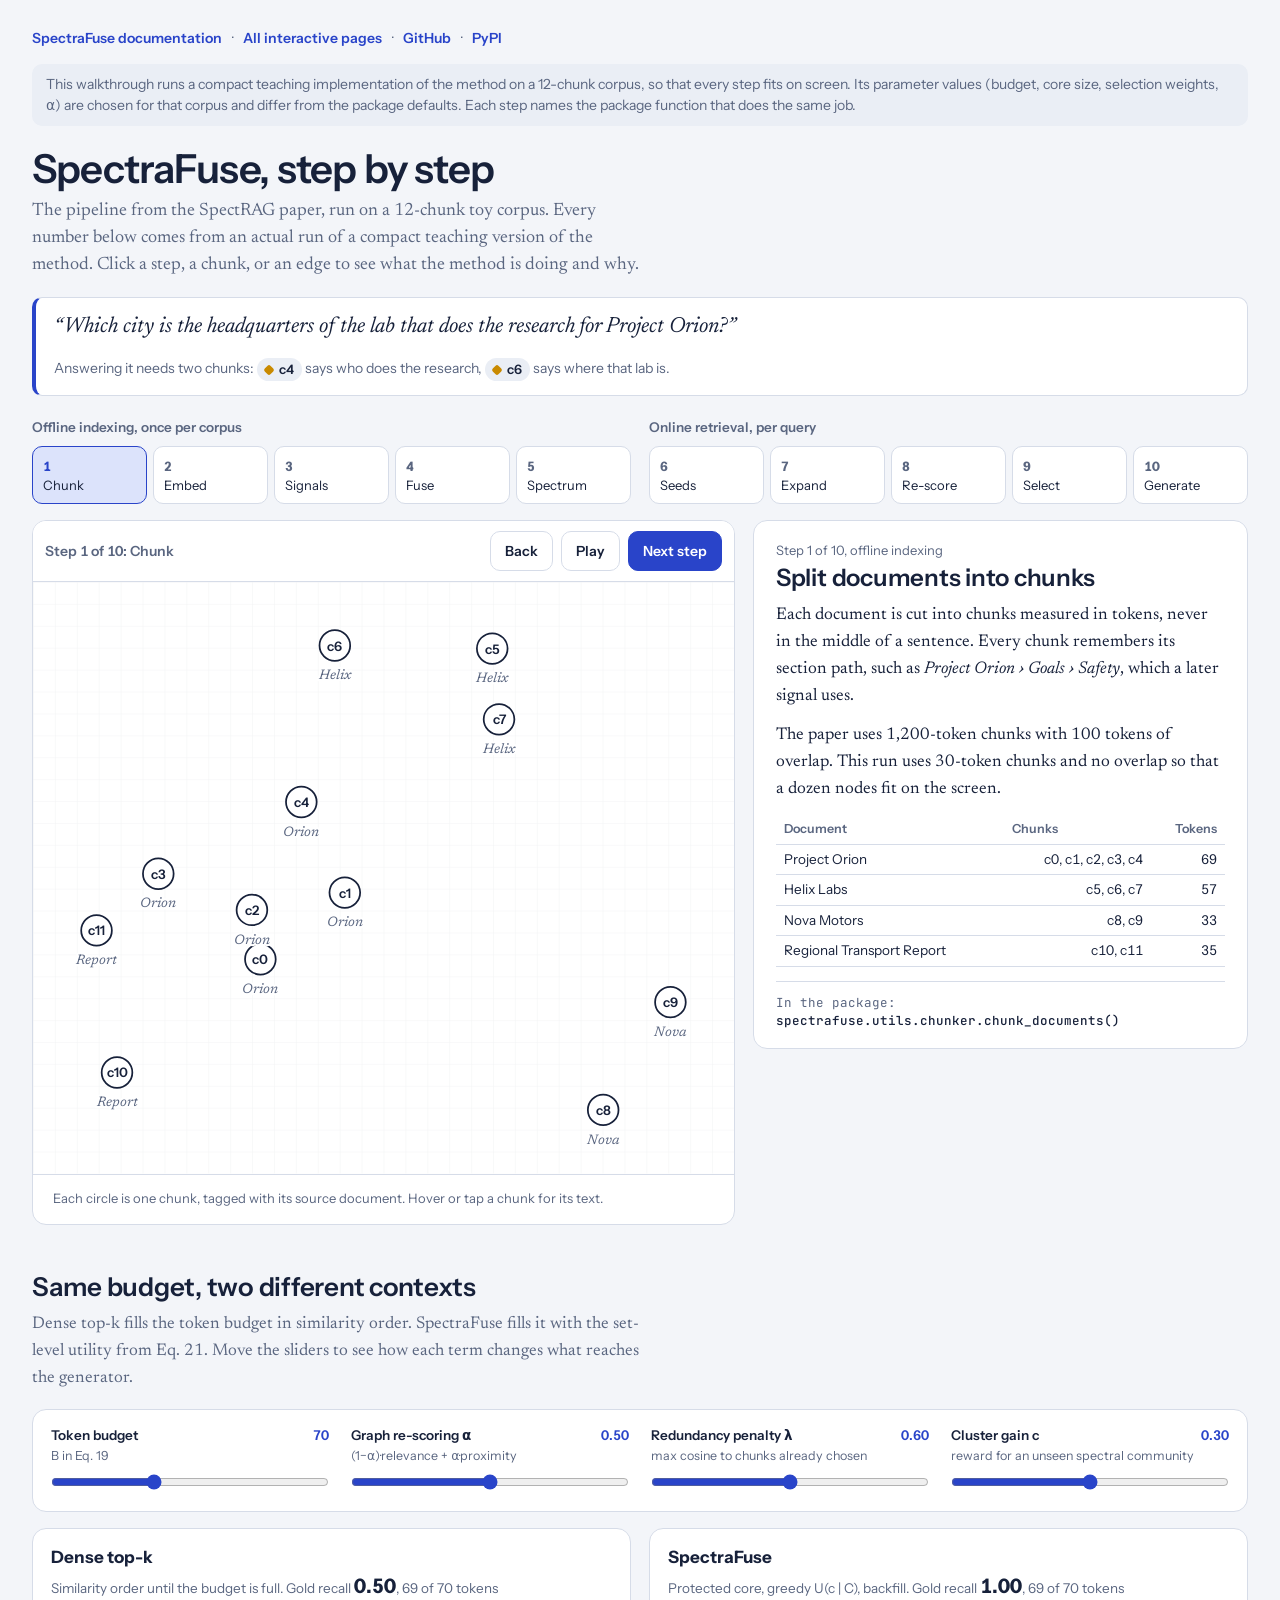
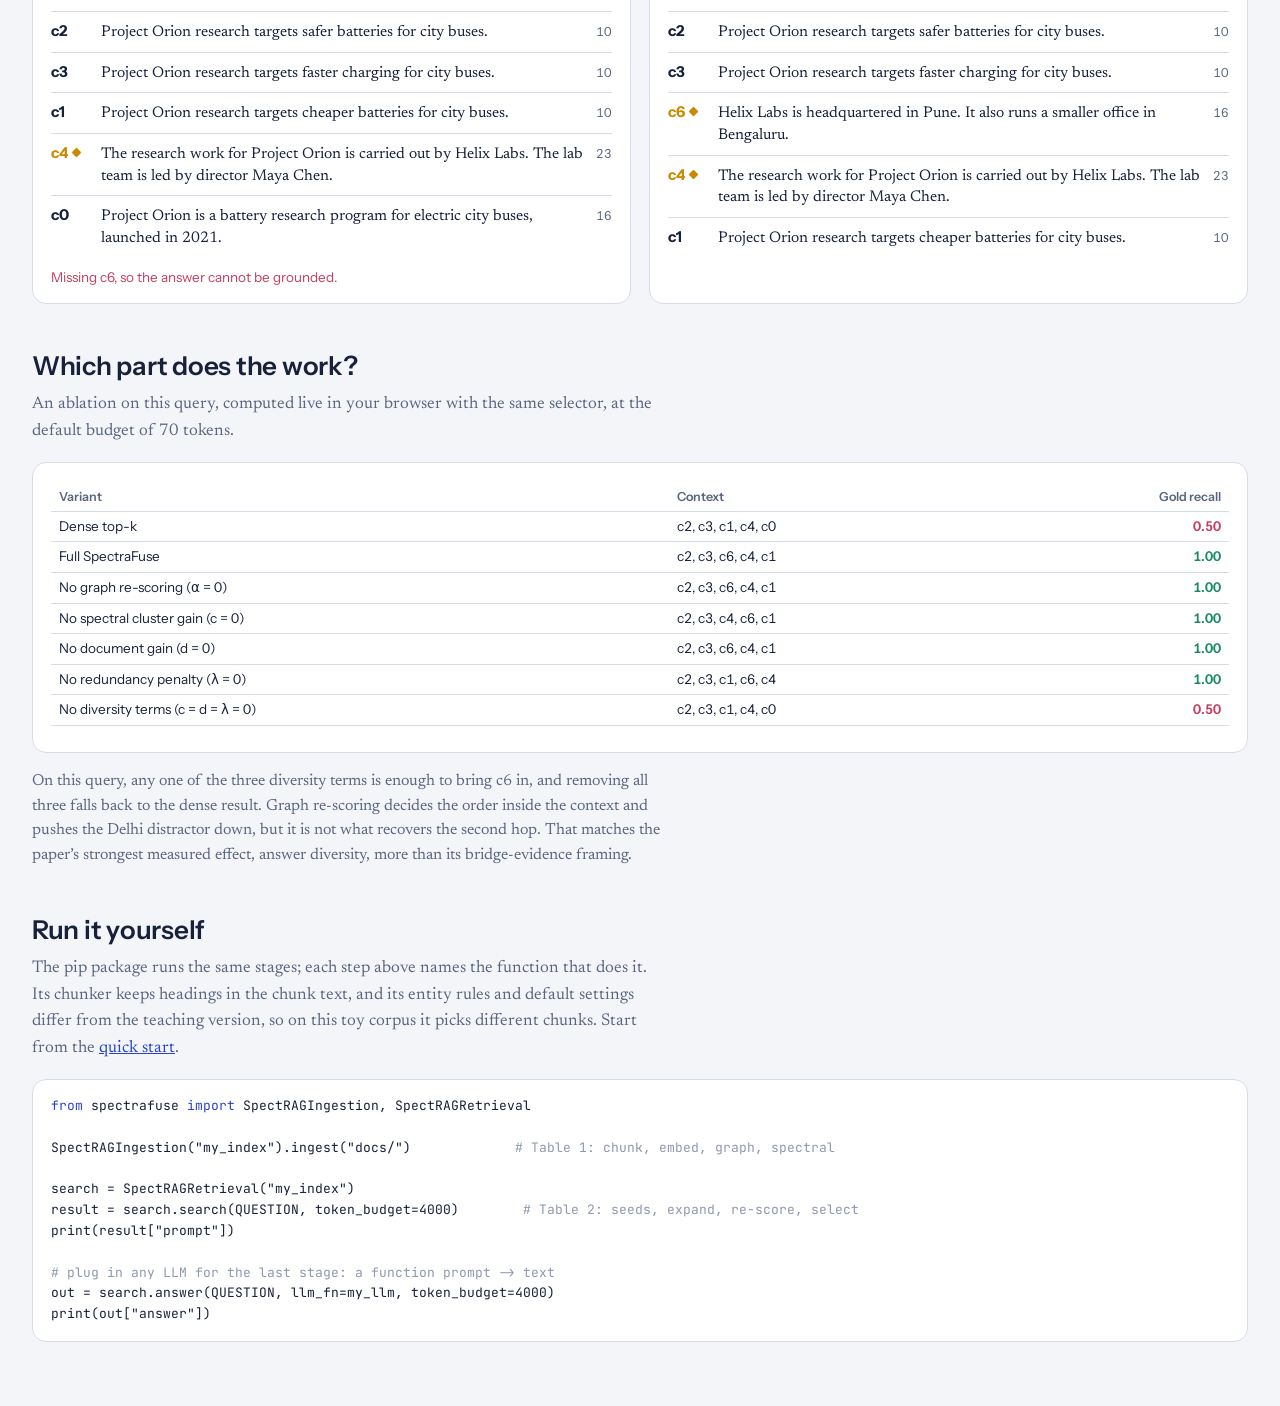
<file: docs/interactive/step-by-step.html>
<!doctype html>
<html lang="en">
<head>
<meta charset="utf-8">
<meta name="viewport" content="width=device-width, initial-scale=1, viewport-fit=cover">
<title>SpectraFuse, step by step</title>
<link rel="preconnect" href="https://fonts.googleapis.com">
<link rel="preconnect" href="https://fonts.gstatic.com" crossorigin>
<link href="https://fonts.googleapis.com/css2?family=Instrument+Sans:wght@400;500;600;700&family=Newsreader:ital,opsz,wght@0,6..72,400;0,6..72,500;1,6..72,400&family=JetBrains+Mono:wght@400;500&display=swap" rel="stylesheet">
<style>
:root{
  --bg:#F3F5F9; --surface:#FFFFFF; --sunk:#EAEEF5; --ink:#17213A; --muted:#5A6680; --faint:#8E98AE; --rule:#D6DCE8;
  --accent:#2944C9; --accent-soft:#DCE3FB; --gold:#C98A00; --good:#1A8A64; --bad:#C63D5E;
  --s-semantic:#2A6FDB; --s-adjacency:#77808F; --s-section:#1F9D74; --s-entity:#D49400; --s-utility:#8A4FD6; --s-citation:#D6456A;
  --k0:#3E6FE0; --k1:#1C9C8A; --k2:#D8962A; --k3:#9A5BD8; --k4:#E0577A;
  --grid:rgba(23,33,58,.05);
  --sans:"Instrument Sans", ui-sans-serif, system-ui, -apple-system, "Segoe UI", Roboto, sans-serif;
  --serif:"Newsreader", Georgia, "Times New Roman", serif;
  --mono:"JetBrains Mono", ui-monospace, SFMono-Regular, Menlo, Consolas, monospace;
  color-scheme: light;
  box-sizing:border-box; padding-top:env(safe-area-inset-top,0px); padding-bottom:env(safe-area-inset-bottom,0px);
}
@media (prefers-color-scheme: dark){
  :root:not([data-theme="light"]){
    --bg:#0F1524; --surface:#161E31; --sunk:#1C263D; --ink:#E5EAF4; --muted:#9AA6BF; --faint:#6C7894; --rule:#2A3552;
    --accent:#8197FF; --accent-soft:#25305A; --gold:#F2B630; --good:#3CC293; --bad:#F0708F;
    --s-semantic:#5C93F0; --s-adjacency:#98A1B2; --s-section:#3CC293; --s-entity:#F2B630; --s-utility:#AE80F0; --s-citation:#F0708F;
    --k0:#6E93F5; --k1:#3CC2AE; --k2:#F0B24E; --k3:#B98AF2; --k4:#F27E9C;
    --grid:rgba(229,234,244,.05);
    color-scheme: dark;
  }
}
:root[data-theme="dark"]{
  --bg:#0F1524; --surface:#161E31; --sunk:#1C263D; --ink:#E5EAF4; --muted:#9AA6BF; --faint:#6C7894; --rule:#2A3552;
  --accent:#8197FF; --accent-soft:#25305A; --gold:#F2B630; --good:#3CC293; --bad:#F0708F;
  --s-semantic:#5C93F0; --s-adjacency:#98A1B2; --s-section:#3CC293; --s-entity:#F2B630; --s-utility:#AE80F0; --s-citation:#F0708F;
  --k0:#6E93F5; --k1:#3CC2AE; --k2:#F0B24E; --k3:#B98AF2; --k4:#F27E9C;
  --grid:rgba(229,234,244,.05);
  color-scheme: dark;
}
*{box-sizing:border-box}
html,body{margin:0}
html{scroll-padding-top:env(safe-area-inset-top,0px)}
body{background:var(--bg); color:var(--ink); font-family:var(--sans); font-size:15px; line-height:1.45; -webkit-font-smoothing:antialiased}
.wrap{max-width:1260px; margin:0 auto; padding:28px 22px 64px}
button{font:inherit; color:inherit}
:focus-visible{outline:2px solid var(--accent); outline-offset:2px; border-radius:6px}

/* header */
header.top{display:grid; grid-template-columns:minmax(0,1fr) auto; gap:18px 32px; align-items:end; margin-bottom:22px}
h1{font-size:clamp(28px,3.6vw,40px); line-height:1.05; letter-spacing:-.02em; font-weight:600; margin:0 0 8px}
.dek{font-family:var(--serif); font-size:18px; line-height:1.5; color:var(--muted); max-width:62ch; margin:0}
.dek code, .prose code{font-family:var(--mono); font-size:.82em; background:var(--sunk); padding:.1em .35em; border-radius:4px; color:var(--ink)}
.query{grid-column:1 / -1; display:flex; gap:14px; align-items:baseline; flex-wrap:wrap; background:var(--surface); border:1px solid var(--rule); border-left:4px solid var(--accent); border-radius:10px; padding:14px 18px}
.query q{font-family:var(--serif); font-size:clamp(18px,2vw,22px); font-style:italic; quotes:"“" "”"}
.query .need{color:var(--muted); font-size:14px}
.chip{display:inline-flex; align-items:center; gap:6px; font-weight:600; font-size:13px; padding:2px 8px; border-radius:999px; background:var(--sunk); color:var(--ink); white-space:nowrap}
.chip.gold::before{content:""; width:8px; height:8px; border-radius:2px; transform:rotate(45deg); background:var(--gold)}

/* main grid */
.stage{display:grid; grid-template-columns:minmax(0,1.42fr) minmax(330px,1fr); gap:18px; align-items:start}
.canvas{background:var(--surface); border:1px solid var(--rule); border-radius:14px; overflow:hidden; position:relative}
.canvas svg{display:block; width:100%; height:auto; touch-action:manipulation}
.canvas-foot{display:flex; flex-wrap:wrap; gap:6px 8px; padding:10px 14px 12px; border-top:1px solid var(--rule); min-height:50px; align-items:center}
.legend-btn{display:inline-flex; align-items:center; gap:7px; border:1px solid var(--rule); background:transparent; border-radius:999px; padding:4px 10px 4px 8px; font-size:13px; cursor:pointer; color:var(--ink)}
.legend-btn[aria-pressed="false"]{opacity:.42; text-decoration:line-through}
.legend-btn .sw{width:16px; height:3px; border-radius:2px}
.legend-static{display:inline-flex; align-items:center; gap:7px; font-size:13px; color:var(--muted); padding:4px 6px}
.legend-static .dot{width:12px; height:12px; border-radius:50%; border:2px solid var(--ink); background:var(--surface)}

/* panel */
.panel{background:var(--surface); border:1px solid var(--rule); border-radius:14px; padding:20px 22px 18px; position:sticky; top:calc(env(safe-area-inset-top,0px) + 14px); max-height:calc(100vh - 28px); overflow:auto}
.step-of{font-size:13px; color:var(--muted); margin:0 0 4px}
.panel h2{font-size:24px; line-height:1.15; letter-spacing:-.01em; margin:0 0 12px; font-weight:600}
.prose{font-family:var(--serif); font-size:17px; line-height:1.58; max-width:62ch}
.prose p{margin:0 0 12px}
.prose em{font-style:italic}
.eq{font-family:var(--serif); font-style:italic; font-size:18px; line-height:1.45; background:var(--sunk); border-radius:8px; padding:10px 14px; margin:4px 0 14px; overflow-x:auto}
.eq .n{white-space:nowrap}
.eq .n{font-style:normal; color:var(--muted); font-size:13px; font-family:var(--sans); margin-left:10px}
.fn{font-family:var(--mono); font-size:12.5px; color:var(--muted); margin:14px 0 0; padding-top:12px; border-top:1px solid var(--rule)}
.fn b{color:var(--ink); font-weight:500}
.tbl-wrap{overflow-x:auto; margin:6px 0 12px}
table{border-collapse:collapse; width:100%; font-size:13.5px; font-variant-numeric:tabular-nums}
th,td{padding:5px 8px; text-align:right; border-bottom:1px solid var(--rule); white-space:nowrap}
th{font-weight:600; color:var(--muted); font-size:12.5px}
th:first-child,td:first-child{text-align:left}
tr.hl td{background:var(--accent-soft)}
tr.gold td:first-child::after{content:""; display:inline-block; width:7px; height:7px; margin-left:6px; transform:rotate(45deg); background:var(--gold); border-radius:1px; vertical-align:1px}
.inspect{margin-top:14px; padding:12px 14px; border-radius:10px; background:var(--sunk); font-size:14px}
.inspect .t{font-family:var(--serif); font-size:16px; line-height:1.5; margin:4px 0 6px}
.inspect .meta{color:var(--muted); font-size:13px}
.inspect:empty{display:none}

/* timeline */
.timeline{margin:0 0 16px; display:grid; grid-template-columns:1fr 1fr; gap:12px 18px; align-items:end}
.canvas-bar{display:flex; flex-wrap:wrap; align-items:center; justify-content:space-between; gap:8px 12px; padding:10px 12px; border-bottom:1px solid var(--rule); background:var(--surface)}
.bar-step{font-size:14px; font-weight:600; color:var(--muted); font-variant-numeric:tabular-nums}
.step-btn .lbl{white-space:nowrap}
.phase h3{font-size:13.5px; font-weight:600; color:var(--muted); margin:0 0 8px}
.steps{display:flex; gap:6px}
.step-btn{flex:1 1 0; min-width:0; text-align:left; border:1px solid var(--rule); background:var(--surface); border-radius:10px; padding:8px 10px 9px; cursor:pointer; position:relative}
.step-btn .num{font-weight:700; font-size:13px; color:var(--muted); font-variant-numeric:tabular-nums}
.step-btn .lbl{display:block; font-size:13px; line-height:1.2; margin-top:2px; overflow:hidden; text-overflow:ellipsis}
.step-btn[aria-current="step"]{border-color:var(--accent); background:var(--accent-soft)}
.step-btn[aria-current="step"] .num{color:var(--accent)}
.step-btn.done .num::after{content:" ✓"; color:var(--good)}
.nav{display:flex; gap:8px}
.nav button{border:1px solid var(--rule); background:var(--surface); border-radius:10px; padding:9px 14px; cursor:pointer; font-weight:600; font-size:14px}
.nav button.primary{background:var(--accent); color:#fff; border-color:var(--accent)}
:root[data-theme="dark"] .nav button.primary{color:#0F1524}
@media (prefers-color-scheme: dark){ :root:not([data-theme="light"]) .nav button.primary{color:#0F1524} }

/* svg elements */
.edge{stroke-linecap:round; fill:none}
.edge-hit{stroke:transparent; stroke-width:12; cursor:pointer}
.node{cursor:pointer}
.node .body{fill:var(--surface); stroke:var(--ink); stroke-width:1.6}
.node text{font-family:var(--sans); font-size:12px; font-weight:600; fill:var(--ink); text-anchor:middle; dominant-baseline:central; pointer-events:none}
.node .ring{fill:none; stroke:var(--accent); stroke-width:3; opacity:0}
.node .hopring{fill:none; stroke:var(--accent); stroke-width:1.6; stroke-dasharray:3 3; opacity:0}
.node .goldmark{fill:var(--gold); opacity:0}
.node.seed .body{fill:var(--accent); stroke:var(--accent)}
.node.seed text{fill:#fff}
:root[data-theme="dark"] .node.seed text{fill:#0F1524}
@media (prefers-color-scheme: dark){ :root:not([data-theme="light"]) .node.seed text{fill:#0F1524} }
.node.reached .hopring{opacity:1}
.node.selected .ring{opacity:1; stroke:var(--good)}
.node.dim{opacity:.28}
.node.showgold .goldmark{opacity:1}
.node:focus-visible .body{stroke:var(--accent); stroke-width:3}
.node .doctag{font-family:var(--serif); font-style:italic; font-weight:400; font-size:12.5px; fill:var(--muted); display:none}
#g-nodes.tags .node .doctag{display:inline}
.node .doctag{paint-order:stroke; stroke:var(--surface); stroke-width:4px; stroke-linejoin:round}
.axis{stroke:var(--rule); stroke-width:1}
.axislabel{font-family:var(--serif); font-style:italic; font-size:13px; fill:var(--faint)}

/* selection widgets */
.budget{margin:8px 0 14px}
.budget .bar{height:12px; border-radius:6px; background:var(--sunk); overflow:hidden; display:flex}
.budget .seg{height:100%; border-right:2px solid var(--surface); transition:width .35s ease}
.budget .cap{display:flex; justify-content:space-between; font-size:12.5px; color:var(--muted); margin-top:4px; font-variant-numeric:tabular-nums}
.pick{display:grid; grid-template-columns:44px minmax(0,1fr); gap:4px 10px; padding:8px 0; border-bottom:1px solid var(--rule); font-size:13.5px}
.pick .id{font-weight:700}
.pick .why{color:var(--muted)}
.ubar{grid-column:2; display:flex; height:9px; border-radius:3px; overflow:hidden; background:var(--sunk); position:relative}
.ubar span{height:100%}
.ulegend{display:flex; flex-wrap:wrap; gap:4px 12px; font-size:12.5px; color:var(--muted); margin:2px 0 6px}
.ulegend i{display:inline-block; width:10px; height:10px; border-radius:2px; margin-right:5px; vertical-align:-1px}
pre.prompt{font-family:var(--mono); font-size:12px; line-height:1.55; background:var(--sunk); padding:12px 14px; border-radius:8px; white-space:pre-wrap; margin:6px 0 12px; max-height:340px; overflow:auto}

/* lower sections */
section.block{margin-top:44px}
section.block > h2{font-size:26px; letter-spacing:-.01em; font-weight:600; margin:0 0 6px}
section.block > .prose{color:var(--muted); margin-bottom:16px}
.compare{display:grid; grid-template-columns:1fr 1fr; gap:18px}
.col{background:var(--surface); border:1px solid var(--rule); border-radius:14px; padding:16px 18px}
.col h3{margin:0 0 2px; font-size:17px}
.col .score{font-size:13.5px; color:var(--muted); margin-bottom:10px}
.col .score b{font-size:20px; color:var(--ink); font-variant-numeric:tabular-nums}
.card{display:grid; grid-template-columns:40px minmax(0,1fr) auto; gap:10px; align-items:baseline; padding:8px 0; border-top:1px solid var(--rule)}
.card .cid{font-weight:700}
.card .ctext{font-family:var(--serif); font-size:15.5px; line-height:1.4}
.card .ctok{font-size:12.5px; color:var(--muted); font-variant-numeric:tabular-nums}
.card.isgold .cid{color:var(--gold)}
.card.isgold .cid::after{content:""; display:inline-block; width:7px; height:7px; margin-left:5px; transform:rotate(45deg); background:var(--gold); border-radius:1px; vertical-align:2px}
.missing{margin-top:10px; font-size:13.5px; color:var(--bad)}
.controls{display:grid; grid-template-columns:repeat(4,minmax(0,1fr)); gap:14px 22px; background:var(--surface); border:1px solid var(--rule); border-radius:14px; padding:16px 18px; margin-bottom:16px}
.controls label{display:block; font-size:13.5px; font-weight:600}
.controls output{float:right; font-variant-numeric:tabular-nums; color:var(--accent)}
.controls .hint{font-size:12.5px; color:var(--muted); font-weight:400; margin-top:2px}
input[type=range]{width:100%; accent-color:var(--accent); margin:8px 0 0}
.abl{background:var(--surface); border:1px solid var(--rule); border-radius:14px; padding:14px 18px}
.abl td:nth-child(2){text-align:left; font-family:var(--sans)}
.okk{color:var(--good); font-weight:600}
.nok{color:var(--bad); font-weight:600}
pre.code{font-family:var(--mono); font-size:13px; line-height:1.6; background:var(--surface); border:1px solid var(--rule); border-radius:14px; padding:16px 18px; overflow-x:auto; margin:0}
.code .c{color:var(--faint)}
.code .k{color:var(--accent)}
.note{font-family:var(--serif); font-size:16px; line-height:1.55; color:var(--muted); max-width:72ch}

@media (max-width: 980px){
  .stage{grid-template-columns:1fr}
  .panel{position:static; max-height:none}
  .timeline{grid-template-columns:1fr}
  .controls{grid-template-columns:1fr 1fr}
}
@media (max-width: 640px){
  .wrap{padding:18px 14px 48px}
  header.top{grid-template-columns:1fr}
  .steps{overflow-x:auto; padding-bottom:4px}
  .step-btn{flex:0 0 108px}
  .compare{grid-template-columns:1fr}
  .controls{grid-template-columns:1fr}
}
@media (prefers-reduced-motion: reduce){ *{transition:none !important; animation:none !important} }

.docbar{font-family:var(--sans); font-size:14px; display:flex; flex-wrap:wrap; align-items:center; gap:4px 10px; margin:0 0 16px; color:var(--muted)}
.docbar a{color:var(--accent); text-decoration:none; font-weight:600}
.docbar a:hover{text-decoration:underline}
.docnote{font-family:var(--sans); font-size:14px; line-height:1.5; color:var(--muted); background:var(--sunk); border-radius:10px; padding:10px 14px; margin:0 0 22px}
.prose a{color:var(--accent)}
.framed .docbar{display:none}
</style>
<script>if (window.top !== window.self) document.documentElement.classList.add("framed");</script>
<base target="_top">
</head>
<body>
<div class="wrap">
<nav class="docbar" aria-label="SpectraFuse links"><a href="../">SpectraFuse documentation</a><span aria-hidden="true">·</span><a href="./">All interactive pages</a><span aria-hidden="true">·</span><a href="https://github.com/aion7891/SpectraFuse">GitHub</a><span aria-hidden="true">·</span><a href="https://pypi.org/project/spectrafuse/">PyPI</a></nav>
<p class="docnote">This walkthrough runs a compact teaching implementation of the method on a 12-chunk corpus, so that every step fits on screen. Its parameter values (budget, core size, selection weights, α) are chosen for that corpus and differ from the package defaults. Each step names the package function that does the same job.</p>

<header class="top">
  <div>
    <h1>SpectraFuse, step by step</h1>
    <p class="dek">The pipeline from the SpectRAG paper, run on a 12-chunk toy corpus. Every number below comes from an actual run of a compact teaching version of the method. Click a step, a chunk, or an edge to see what the method is doing and why.</p>
  </div>
  <div class="query">
    <q id="qtext"></q>
    <span class="need">Answering it needs two chunks: <span class="chip gold">c4</span> says who does the research, <span class="chip gold">c6</span> says where that lab is.</span>
  </div>
</header>

<div class="timeline">
  <div class="phase"><h3>Offline indexing, once per corpus</h3><div class="steps" id="steps-off"></div></div>
  <div class="phase"><h3>Online retrieval, per query</h3><div class="steps" id="steps-on"></div></div>
</div>

<div class="stage">
  <div class="canvas">
    <div class="canvas-bar">
      <span class="bar-step" id="barstep"></span>
      <div class="nav">
        <button id="prev" aria-label="Previous step">Back</button>
        <button id="play">Play</button>
        <button id="next" class="primary">Next step</button>
      </div>
    </div>
    <svg id="svg" viewBox="0 0 640 540" role="img" aria-label="Weighted chunk graph for the current step">
      <defs>
        <pattern id="gridp" width="20" height="20" patternUnits="userSpaceOnUse"><path d="M20 0H0V20" fill="none" stroke="var(--grid)" stroke-width="1"/></pattern>
      </defs>
      <rect width="640" height="540" fill="url(#gridp)"/>
      <g id="g-axes"></g>
      <g id="g-blobs"></g>
      <g id="g-edges"></g>
      <g id="g-doclabels"></g>
      <g id="g-nodes"></g>
    </svg>
    <div class="canvas-foot" id="legend"></div>
  </div>
  <aside class="panel" aria-live="polite">
    <p class="step-of" id="stepof"></p>
    <h2 id="ptitle"></h2>
    <div id="pbody"></div>
    <div class="inspect" id="inspect"></div>
    <p class="fn" id="pfn"></p>
  </aside>
</div>


<section class="block">
  <h2>Same budget, two different contexts</h2>
  <div class="prose"><p>Dense top-k fills the token budget in similarity order. SpectraFuse fills it with the set-level utility from Eq. 21. Move the sliders to see how each term changes what reaches the generator.</p></div>
  <div class="controls">
    <div><label for="r-budget">Token budget <output id="o-budget"></output></label><div class="hint">B in Eq. 19</div><input id="r-budget" type="range" min="30" max="140" step="1"></div>
    <div><label for="r-alpha">Graph re-scoring α <output id="o-alpha"></output></label><div class="hint">(1−α)·relevance + α·proximity</div><input id="r-alpha" type="range" min="0" max="1" step="0.05"></div>
    <div><label for="r-lam">Redundancy penalty λ <output id="o-lam"></output></label><div class="hint">max cosine to chunks already chosen</div><input id="r-lam" type="range" min="0" max="1.2" step="0.05"></div>
    <div><label for="r-c">Cluster gain c <output id="o-c"></output></label><div class="hint">reward for an unseen spectral community</div><input id="r-c" type="range" min="0" max="0.6" step="0.05"></div>
  </div>
  <div class="compare">
    <div class="col" id="col-dense"></div>
    <div class="col" id="col-spec"></div>
  </div>
</section>

<section class="block">
  <h2>Which part does the work?</h2>
  <div class="prose"><p>An ablation on this query, computed live in your browser with the same selector, at the default budget of 70 tokens.</p></div>
  <div class="abl"><div class="tbl-wrap"><table id="abl"></table></div></div>
  <p class="note" id="ablnote"></p>
</section>

<section class="block">
  <h2>Run it yourself</h2>
  <div class="prose"><p>The pip package runs the same stages; each step above names the function that does it. Its chunker keeps headings in the chunk text, and its entity rules and default settings differ from the teaching version, so on this toy corpus it picks different chunks. Start from the <a href="../getting-started/quick-start/">quick start</a>.</p></div>
<pre class="code"><span class="k">from</span> spectrafuse <span class="k">import</span> SpectRAGIngestion, SpectRAGRetrieval

SpectRAGIngestion("my_index").ingest("docs/")             <span class="c"># Table 1: chunk, embed, graph, spectral</span>

search = SpectRAGRetrieval("my_index")
result = search.search(QUESTION, token_budget=4000)        <span class="c"># Table 2: seeds, expand, re-score, select</span>
print(result["prompt"])

<span class="c"># plug in any LLM for the last stage: a function prompt -> text</span>
out = search.answer(QUESTION, llm_fn=my_llm, token_budget=4000)
print(out["answer"])</pre>
</section>

</div>

<script>
const D = {"weights":{"semantic":0.3,"section":0.25,"entity":0.2,"adjacency":0.084,"utility":0.083,"citation":0.083},"tau":0.05,"knn":3,"eigvals":[0.0,0.2303,0.3045,0.9291,1.1132,1.1682,1.2237,1.2719,1.2876,1.3196,1.4228,1.7292],"chunks":[{"id":0,"doc":"orion","title":"Project Orion","section":"Project Orion > Overview","text":"Project Orion is a battery research program for electric city buses, launched in 2021.","tokens":16,"entities":["2021","Project Orion"],"questions":["What is Project Orion?","What about battery research program?"],"cited":[],"cluster":0,"z":[-0.2108,0.1045]},{"id":1,"doc":"orion","title":"Project Orion","section":"Project Orion > Goals > Cost","text":"Project Orion research targets cheaper batteries for city buses.","tokens":10,"entities":["Project Orion"],"questions":["What is Project Orion?","What about research targets cheaper?"],"cited":[],"cluster":0,"z":[-0.1986,0.1294]},{"id":2,"doc":"orion","title":"Project Orion","section":"Project Orion > Goals > Safety","text":"Project Orion research targets safer batteries for city buses.","tokens":10,"entities":["Project Orion"],"questions":["What is Project Orion?","What about research targets safer?"],"cited":[],"cluster":1,"z":[-0.2036,0.1204]},{"id":3,"doc":"orion","title":"Project Orion","section":"Project Orion > Goals > Charging","text":"Project Orion research targets faster charging for city buses.","tokens":10,"entities":["Project Orion"],"questions":["What is Project Orion?","What about research targets faster?"],"cited":[],"cluster":1,"z":[-0.1803,0.1571]},{"id":4,"doc":"orion","title":"Project Orion","section":"Project Orion > Team","text":"The research work for Project Orion is carried out by Helix Labs. The lab team is led by director Maya Chen.","tokens":23,"entities":["Helix Labs","Maya Chen","Project Orion"],"questions":["What is Helix Labs?","What is Maya Chen?","What is Project Orion?","What about research work carried?"],"cited":[],"cluster":1,"z":[0.1364,0.109]},{"id":5,"doc":"helix","title":"Helix Labs","section":"Helix Labs > Profile","text":"Helix Labs is a private materials laboratory founded by Maya Chen in 2015. It employs around two hundred scientists and engineers.","tokens":23,"entities":["2015","Helix Labs","Maya Chen"],"questions":["What is Helix Labs?","What is Maya Chen?","What about private materials laboratory?"],"cited":[],"cluster":4,"z":[0.4786,-0.014]},{"id":6,"doc":"helix","title":"Helix Labs","section":"Helix Labs > Location","text":"Helix Labs is headquartered in Pune. It also runs a smaller office in Bengaluru.","tokens":16,"entities":["Bengaluru","Helix Labs","Pune"],"questions":["What is Bengaluru?","What is Helix Labs?","What is Pune?","What about headquartered runs smaller?"],"cited":[],"cluster":4,"z":[0.5118,-0.0239]},{"id":7,"doc":"helix","title":"Helix Labs","section":"Helix Labs > Facilities","text":"The Helix Labs campus has clean rooms, a pilot production line and a battery testing hall.","tokens":18,"entities":["Helix Labs"],"questions":["What is Helix Labs?","What about campus clean rooms?"],"cited":[],"cluster":4,"z":[0.5126,-0.0617]},{"id":8,"doc":"nova","title":"Nova Motors","section":"Nova Motors > Company","text":"Nova Motors is headquartered in Delhi and builds electric buses for city transport operators.","tokens":15,"entities":["Delhi","Nova Motors"],"questions":["What is Delhi?","What is Nova Motors?","What about headquartered builds electric?"],"cited":[],"cluster":2,"z":[-0.1266,-0.6742]},{"id":9,"doc":"nova","title":"Nova Motors","section":"Nova Motors > Research","text":"Nova Motors opened its own battery research lab in 2019 to test cell safety for its buses.","tokens":18,"entities":["2019","Nova Motors"],"questions":["What is Nova Motors?","What about opened battery research?"],"cited":[],"cluster":2,"z":[-0.0979,-0.6651]},{"id":10,"doc":"report","title":"Regional Transport Report","section":"Regional Transport Report > Summary","text":"This report compares electric buses, charging networks and battery costs across Indian cities.","tokens":15,"entities":["Indian"],"questions":["What is Indian?","What about report compares electric?"],"cited":[],"cluster":3,"z":[-0.1151,-0.0663]},{"id":11,"doc":"report","title":"Regional Transport Report","section":"Regional Transport Report > Appendix","text":"Battery research programs funded by the transport ministry are reviewed here. See Project Orion for the largest program.","tokens":20,"entities":["Project Orion"],"questions":["What is Project Orion?","What about battery research programs?"],"cited":["orion"],"cluster":0,"z":[-0.1759,0.1241]}],"edges":[{"i":0,"j":1,"w":0.6096,"comps":{"semantic":0.1801,"adjacency":0.084,"section":0.0625,"entity":0.2,"utility":0.083},"raw":{"semantic":0.6,"adjacency":1.0,"section":0.25,"entity":1.0,"utility":1.0},"kept":true},{"i":0,"j":2,"w":0.5173,"comps":{"semantic":0.1718,"section":0.0625,"entity":0.2,"utility":0.083},"raw":{"semantic":0.573,"section":0.25,"entity":1.0,"utility":1.0},"kept":true},{"i":0,"j":3,"w":0.4873,"comps":{"semantic":0.1418,"section":0.0625,"entity":0.2,"utility":0.083},"raw":{"semantic":0.473,"section":0.25,"entity":1.0,"utility":1.0},"kept":true},{"i":0,"j":4,"w":0.2455,"comps":{"section":0.0625,"entity":0.1,"utility":0.083},"raw":{"section":0.25,"entity":0.5,"utility":1.0},"kept":true},{"i":0,"j":8,"w":0.0739,"comps":{"semantic":0.0739},"raw":{"semantic":0.246},"kept":true},{"i":0,"j":9,"w":0.0,"comps":{"utility":0.0474},"raw":{"utility":0.572},"kept":false},{"i":0,"j":10,"w":0.0952,"comps":{"semantic":0.0952},"raw":{"semantic":0.317},"kept":true},{"i":0,"j":11,"w":0.5039,"comps":{"semantic":0.1379,"entity":0.2,"utility":0.083,"citation":0.083},"raw":{"semantic":0.46,"entity":1.0,"utility":1.0,"citation":1.0},"kept":true},{"i":1,"j":2,"w":0.7327,"comps":{"semantic":0.2407,"adjacency":0.084,"section":0.125,"entity":0.2,"utility":0.083},"raw":{"semantic":0.802,"adjacency":1.0,"section":0.5,"entity":1.0,"utility":1.0},"kept":true},{"i":1,"j":3,"w":0.6091,"comps":{"semantic":0.2011,"section":0.125,"entity":0.2,"utility":0.083},"raw":{"semantic":0.67,"section":0.5,"entity":1.0,"utility":1.0},"kept":true},{"i":1,"j":4,"w":0.4237,"comps":{"semantic":0.0782,"section":0.0625,"entity":0.2,"utility":0.083},"raw":{"semantic":0.261,"section":0.25,"entity":1.0,"utility":1.0},"kept":true},{"i":1,"j":9,"w":0.0737,"comps":{"semantic":0.0737},"raw":{"semantic":0.246},"kept":true},{"i":1,"j":11,"w":0.3865,"comps":{"semantic":0.1035,"entity":0.2,"utility":0.083},"raw":{"semantic":0.345,"entity":1.0,"utility":1.0},"kept":true},{"i":2,"j":3,"w":0.6989,"comps":{"semantic":0.2069,"adjacency":0.084,"section":0.125,"entity":0.2,"utility":0.083},"raw":{"semantic":0.69,"adjacency":1.0,"section":0.5,"entity":1.0,"utility":1.0},"kept":true},{"i":2,"j":4,"w":0.4262,"comps":{"semantic":0.0807,"section":0.0625,"entity":0.2,"utility":0.083},"raw":{"semantic":0.269,"section":0.25,"entity":1.0,"utility":1.0},"kept":true},{"i":2,"j":9,"w":0.0844,"comps":{"semantic":0.0844},"raw":{"semantic":0.281},"kept":true},{"i":2,"j":10,"w":0.0735,"comps":{"semantic":0.0735},"raw":{"semantic":0.245},"kept":true},{"i":2,"j":11,"w":0.3879,"comps":{"semantic":0.1049,"entity":0.2,"utility":0.083},"raw":{"semantic":0.35,"entity":1.0,"utility":1.0},"kept":true},{"i":3,"j":4,"w":0.5093,"comps":{"semantic":0.0798,"adjacency":0.084,"section":0.0625,"entity":0.2,"utility":0.083},"raw":{"semantic":0.266,"adjacency":1.0,"section":0.25,"entity":1.0,"utility":1.0},"kept":true},{"i":3,"j":10,"w":0.0824,"comps":{"semantic":0.0824},"raw":{"semantic":0.275},"kept":true},{"i":3,"j":11,"w":0.283,"comps":{"entity":0.2,"utility":0.083},"raw":{"entity":1.0,"utility":1.0},"kept":true},{"i":4,"j":5,"w":0.2937,"comps":{"semantic":0.0773,"entity":0.1333,"utility":0.083},"raw":{"semantic":0.258,"entity":0.667,"utility":1.0},"kept":true},{"i":4,"j":6,"w":0.219,"comps":{"semantic":0.0694,"entity":0.0667,"utility":0.083},"raw":{"semantic":0.231,"entity":0.333,"utility":1.0},"kept":true},{"i":4,"j":7,"w":0.3314,"comps":{"semantic":0.0484,"entity":0.2,"utility":0.083},"raw":{"semantic":0.161,"entity":1.0,"utility":1.0},"kept":true},{"i":4,"j":11,"w":0.283,"comps":{"entity":0.2,"utility":0.083},"raw":{"entity":1.0,"utility":1.0},"kept":true},{"i":5,"j":6,"w":0.3494,"comps":{"semantic":0.0532,"adjacency":0.084,"section":0.0625,"entity":0.0667,"utility":0.083},"raw":{"semantic":0.177,"adjacency":1.0,"section":0.25,"entity":0.333,"utility":1.0},"kept":true},{"i":5,"j":7,"w":0.386,"comps":{"semantic":0.0405,"section":0.0625,"entity":0.2,"utility":0.083},"raw":{"semantic":0.135,"section":0.25,"entity":1.0,"utility":1.0},"kept":true},{"i":6,"j":7,"w":0.4884,"comps":{"semantic":0.0589,"adjacency":0.084,"section":0.0625,"entity":0.2,"utility":0.083},"raw":{"semantic":0.196,"adjacency":1.0,"section":0.25,"entity":1.0,"utility":1.0},"kept":true},{"i":7,"j":9,"w":0.065,"comps":{"semantic":0.065},"raw":{"semantic":0.217},"kept":true},{"i":8,"j":9,"w":0.4291,"comps":{"semantic":0.0996,"adjacency":0.084,"section":0.0625,"entity":0.1,"utility":0.083},"raw":{"semantic":0.332,"adjacency":1.0,"section":0.25,"entity":0.5,"utility":1.0},"kept":true},{"i":8,"j":10,"w":0.0718,"comps":{"semantic":0.0718},"raw":{"semantic":0.239},"kept":true},{"i":9,"j":11,"w":0.0,"comps":{"utility":0.0474},"raw":{"utility":0.572},"kept":false},{"i":10,"j":11,"w":0.1465,"comps":{"adjacency":0.084,"section":0.0625},"raw":{"adjacency":1.0,"section":0.25},"kept":true}],"query":"Which city is the headquarters of the lab that does the research for Project Orion?","gold":[4,6],"dense":[0.4434,0.5067,0.5364,0.5168,0.4703,0.1379,0.3439,0.1382,0.2999,0.1955,0.1029,0.2735],"bm25":[2.6964,2.954,2.954,2.954,2.8041,0.7242,2.8184,0.8452,2.4014,1.3857,0.6811,1.7559],"utility":[0.5479,0.5479,0.5479,0.5479,0.5479,0.2559,0.3367,0.2559,0.3416,0.2022,0.0,0.5479],"rrf":[0.0467,0.0481,0.0481,0.0474,0.0474,0.0427,0.0455,0.0429,0.0448,0.0431,0.0417,0.0446],"ranks":{"dense":[5,3,1,2,4,11,6,10,7,9,12,8],"bm25":[6,1,2,3,5,11,4,10,7,9,12,8],"utility":[2,3,4,5,1,9,8,10,7,11,12,6]},"seeds":[2,1,4,3,0,6],"relevance":[0.836,0.9657,1.0,0.9774,0.8907,0.0498,0.7482,0.0768,0.6056,0.2618,0.0,0.4332],"candidates":[0,1,2,3,4,6,5,7,8,9,10,11],"hop":{"2":0,"1":0,"4":0,"3":0,"0":0,"6":0,"11":1,"9":1,"10":1,"7":1,"5":1,"8":1},"spectral_close":[0.836,0.9657,1.0,0.9774,0.8907,0.7482,0.7356,0.7413,0.0,0.0,0.1718,0.7224],"ppr":[0.8662,0.9822,1.0,0.971,0.8803,0.4533,0.2053,0.245,0.0,0.0301,0.0918,0.4727],"prox":[0.8511,0.974,1.0,0.9742,0.8855,0.6007,0.4704,0.4931,0.0,0.015,0.1318,0.5975],"s2":[0.8435,0.9698,1.0,0.9758,0.8881,0.6744,0.2601,0.285,0.3028,0.1384,0.0659,0.5154],"steps":[{"chunk":2,"reason":"protected core","tokens_after":10,"parts":null},{"chunk":3,"reason":"protected core","tokens_after":20,"parts":null},{"chunk":6,"reason":"greedy U(c|C)","tokens_after":36,"parts":{"relevance":0.674,"proximity":0.18,"cluster_gain":0.3,"doc_gain":0.2,"redundancy":-0.025,"U":1.33}},{"chunk":4,"reason":"greedy U(c|C)","tokens_after":59,"parts":{"relevance":0.888,"proximity":0.266,"cluster_gain":0.1,"doc_gain":0.067,"redundancy":-0.161,"U":1.159}},{"chunk":1,"reason":"greedy U(c|C)","tokens_after":69,"parts":{"relevance":0.97,"proximity":0.292,"cluster_gain":0.3,"doc_gain":0.05,"redundancy":-0.481,"U":1.131}}],"used":69,"budget":70,"alpha":0.5,"selected":[2,3,6,4,1],"dense_selected":[2,3,1,4,0],"dense_order":[2,3,1,4,0,6,8,11,9,7,5,10],"cos":[[1.0,0.6003,0.5726,0.4727,0.2457,0.0446,0.0204,0.0839,0.2464,0.2145,0.3174,0.4596],[0.6003,1.0,0.8023,0.6703,0.2607,0.0283,0.0239,0.0955,0.1663,0.2455,0.2419,0.3451],[0.5726,0.8023,1.0,0.6896,0.2689,0.0328,0.041,0.1038,0.1851,0.2813,0.245,0.3495],[0.4727,0.6703,0.6896,1.0,0.2661,0.0316,0.0141,0.0226,0.1641,0.158,0.2745,0.2743],[0.2457,0.2607,0.2689,0.2661,1.0,0.2578,0.2312,0.1613,0.0786,0.1543,0.0546,0.1913],[0.0446,0.0283,0.0328,0.0316,0.2578,1.0,0.1774,0.1349,0.1003,0.0708,0.0744,0.0547],[0.0204,0.0239,0.041,0.0141,0.2312,0.1774,1.0,0.1965,0.1754,0.1016,0.0426,0.0157],[0.0839,0.0955,0.1038,0.0226,0.1613,0.1349,0.1965,1.0,0.115,0.2166,0.0691,0.125],[0.2464,0.1663,0.1851,0.1641,0.0786,0.1003,0.1754,0.115,1.0,0.3319,0.2393,0.1389],[0.2145,0.2455,0.2813,0.158,0.1543,0.0708,0.1016,0.2166,0.3319,1.0,0.1671,0.2139],[0.3174,0.2419,0.245,0.2745,0.0546,0.0744,0.0426,0.0691,0.2393,0.1671,1.0,0.1112],[0.4596,0.3451,0.3495,0.2743,0.1913,0.0547,0.0157,0.125,0.1389,0.2139,0.1112,1.0]],"heat":[0.8066,0.8695,0.8802,0.8436,0.7779,0.3566,0.4,0.4056,0.3873,0.4006,0.299,0.6763],"prompt":"Answer the question using ONLY the context. Connect facts across sources when needed, cite chunk ids like [c3], and say \"I don't know\" if the context is insufficient.\n\n### Source: Project Orion\n[c1] (Project Orion > Goals > Cost) Project Orion research targets cheaper batteries for city buses.\n[c2] (Project Orion > Goals > Safety) Project Orion research targets safer batteries for city buses.\n[c3] (Project Orion > Goals > Charging) Project Orion research targets faster charging for city buses.\n[c4] (Project Orion > Team) The research work for Project Orion is carried out by Helix Labs. The lab team is led by director Maya Chen.\n\n### Source: Helix Labs\n[c6] (Helix Labs > Location) Helix Labs is headquartered in Pune. It also runs a smaller office in Bengaluru.\n\nQuestion: Which city is the headquarters of the lab that does the research for Project Orion?\nAnswer:","layout":{"0":[-0.1503,-0.3351],"1":[0.0012,-0.0516],"2":[-0.1654,-0.125],"3":[-0.3334,0.0287],"4":[-0.0769,0.3338],"5":[0.2656,0.987],"6":[-0.0168,1.0],"7":[0.2777,0.6857],"8":[0.4646,-0.9763],"9":[0.5851,-0.5176],"10":[-0.4074,-0.817],"11":[-0.4441,-0.2125]}};
const N = D.chunks.length;
const SIG = ["semantic","section","entity","adjacency","utility","citation"];
const SIG_LABEL = {semantic:"Semantic", adjacency:"Adjacency", section:"Section", entity:"Entities", utility:"Utility questions", citation:"Citations"};
const GOLD = new Set(D.gold);
const CI = {}; D.candidates.forEach((c,k)=>CI[c]=k);
const REDUCED = matchMedia("(prefers-reduced-motion: reduce)").matches;
const W = 640, H = 540;
const $ = s => document.querySelector(s);
const svgNS = "http://www.w3.org/2000/svg";
const f2 = x => (+x).toFixed(2);
const m2 = x => (x < 0 ? "−" + Math.abs(x).toFixed(2) : (+x).toFixed(2));
const cl = i => `c${i}`;
const sigOn = Object.fromEntries(SIG.map(s=>[s,true]));
document.getElementById("qtext").textContent = D.query;

/* ---------- positions ---------- */
function fitPoints(pts, pad){
  const xs = pts.map(p=>p[0]), ys = pts.map(p=>p[1]);
  const x0=Math.min(...xs), x1=Math.max(...xs), y0=Math.min(...ys), y1=Math.max(...ys);
  const sx = (W-2*pad)/(x1-x0||1), sy = (H-2*pad)/(y1-y0||1);
  return pts.map(p=>[pad + sx*(p[0]-x0), pad + sy*(y1-p[1])]);
}
function relax(P, minD, iters){
  P = P.map(p=>p.slice());
  for(let t=0;t<iters;t++){
    for(let i=0;i<P.length;i++) for(let j=i+1;j<P.length;j++){
      let dx=P[j][0]-P[i][0], dy=P[j][1]-P[i][1], d=Math.hypot(dx,dy);
      if(d<1e-6){dx=Math.cos(i+j); dy=Math.sin(i+j); d=1}
      if(d<minD){const m=(minD-d)/2; dx/=d; dy/=d; P[i][0]-=dx*m; P[i][1]-=dy*m; P[j][0]+=dx*m; P[j][1]+=dy*m}
    }
  }
  return P;
}
const POS_GRAPH = fitPoints(D.chunks.map(c=>D.layout[c.id]), 58);
const POS_SPEC = relax(fitPoints(D.chunks.map(c=>c.z), 70), 38, 160);
let cur = POS_GRAPH.map(p=>p.slice());

/* ---------- build svg ---------- */
const gE = $("#g-edges"), gN = $("#g-nodes"), gB = $("#g-blobs"), gD = $("#g-doclabels"), gA = $("#g-axes");
const edgeEls = D.edges.map((e,k)=>{
  const g = document.createElementNS(svgNS,"g");
  const l = document.createElementNS(svgNS,"line"); l.setAttribute("class","edge");
  const h = document.createElementNS(svgNS,"line"); h.setAttribute("class","edge-hit");
  h.addEventListener("click", ()=>inspectEdge(e));
  h.addEventListener("mouseenter", ()=>inspectEdge(e, true));
  g.append(l,h); gE.append(g);
  return {e, g, l, h};
});
const DOC_SHORT = {orion:"Orion", helix:"Helix", nova:"Nova", report:"Report"};
const nodeEls = D.chunks.map(c=>{
  const g = document.createElementNS(svgNS,"g");
  g.setAttribute("class","node"); g.setAttribute("tabindex","0"); g.setAttribute("role","button");
  g.setAttribute("aria-label", `Chunk c${c.id}: ${c.text}`);
  const ring = document.createElementNS(svgNS,"circle"); ring.setAttribute("class","ring"); ring.setAttribute("r","20");
  const hop = document.createElementNS(svgNS,"circle"); hop.setAttribute("class","hopring"); hop.setAttribute("r","20");
  const body = document.createElementNS(svgNS,"circle"); body.setAttribute("class","body"); body.setAttribute("r","14");
  const t = document.createElementNS(svgNS,"text"); t.textContent = `c${c.id}`;
  const gm = document.createElementNS(svgNS,"rect"); gm.setAttribute("class","goldmark"); gm.setAttribute("width","8"); gm.setAttribute("height","8"); gm.setAttribute("rx","1.5");
  const tag = document.createElementNS(svgNS,"text"); tag.setAttribute("class","doctag"); tag.textContent = DOC_SHORT[c.doc];
  g.append(ring, hop, body, t, gm, tag); gN.append(g);
  const pin = ()=>inspectNode(c.id);
  g.addEventListener("click", pin);
  g.addEventListener("mouseenter", ()=>inspectNode(c.id, true));
  g.addEventListener("keydown", ev=>{ if(ev.key==="Enter"||ev.key===" "){ev.preventDefault(); pin()} });
  return {c, g, body, ring, hop, t, gm, tag, r:14};
});
const DOCS = [...new Set(D.chunks.map(c=>c.doc))].map(id=>({id, title:D.chunks.find(c=>c.doc===id).title}));

function place(){
  nodeEls.forEach((n,i)=>{
    const [x,y]=cur[i];
    n.g.setAttribute("transform",`translate(${x.toFixed(1)},${y.toFixed(1)})`);
    n.body.setAttribute("r", n.r); n.ring.setAttribute("r", n.r+6); n.hop.setAttribute("r", n.r+6); n.tag.setAttribute("y", n.r+14);
    n.gm.setAttribute("x", n.r*0.55); n.gm.setAttribute("y", -n.r*1.15); n.gm.setAttribute("transform",`rotate(45 ${n.r*0.55+4} ${-n.r*1.15+4})`);
  });
  edgeEls.forEach(({e,l,h})=>{
    const a=cur[e.i], b=cur[e.j];
    for(const el of [l,h]){el.setAttribute("x1",a[0]); el.setAttribute("y1",a[1]); el.setAttribute("x2",b[0]); el.setAttribute("y2",b[1]);}
  });
  blobs.forEach(b=>{ b.el.setAttribute("cx", cur[b.i][0]); b.el.setAttribute("cy", cur[b.i][1]); });
}
let anim = null;
function moveTo(target, ms=900){
  if(anim) cancelAnimationFrame(anim);
  const from = cur.map(p=>p.slice());
  const same = from.every((p,i)=>Math.abs(p[0]-target[i][0])<.5 && Math.abs(p[1]-target[i][1])<.5);
  if(REDUCED || same){ cur = target.map(p=>p.slice()); place(); return; }
  const t0 = performance.now();
  const step = now=>{
    let t = Math.min(1,(now-t0)/ms); t = t<.5 ? 4*t*t*t : 1-Math.pow(-2*t+2,3)/2;
    cur = from.map((p,i)=>[p[0]+(target[i][0]-p[0])*t, p[1]+(target[i][1]-p[1])*t]);
    place();
    if(t<1) anim = requestAnimationFrame(step);
  };
  anim = requestAnimationFrame(step);
}

/* cluster blobs: one group per community, opaque circles inside a translucent group = a merged blob */
const blobs = [];
const nClusters = Math.max(...D.chunks.map(c=>c.cluster))+1;
for(let k=0;k<nClusters;k++){
  const g = document.createElementNS(svgNS,"g"); g.setAttribute("opacity","0"); g.style.transition="opacity .6s";
  D.chunks.filter(c=>c.cluster===k).forEach(c=>{
    const el = document.createElementNS(svgNS,"circle"); el.setAttribute("r","30"); el.setAttribute("fill",`var(--k${k})`);
    g.append(el); blobs.push({i:c.id, el});
  });
  g.dataset.k = k; gB.append(g);
}
function showBlobs(on){ [...gB.children].forEach(g=>g.setAttribute("opacity", on ? ".16" : "0")); }

function docLabels(on){
  gN.classList.toggle("tags", on);
  return;
  DOCS.forEach(d=>{
    const ids = D.chunks.filter(c=>c.doc===d.id).map(c=>c.id);
    const xs = ids.map(i=>POS_GRAPH[i][0]), ys = ids.map(i=>POS_GRAPH[i][1]);
    const cx = xs.reduce((a,b)=>a+b)/xs.length, top = Math.min(...ys);
    const t = document.createElementNS(svgNS,"text"); t.setAttribute("class","doclabel");
    t.setAttribute("x", Math.max(70, Math.min(W-70, cx))); t.setAttribute("y", Math.max(18, top-28)); t.setAttribute("text-anchor","middle");
    t.textContent = d.title; gD.append(t);
  });
}
function axes(on){
  gA.innerHTML = "";
  if(!on) return;
  const mk=(tag,attrs,txt)=>{const el=document.createElementNS(svgNS,tag); for(const k in attrs) el.setAttribute(k,attrs[k]); if(txt) el.textContent=txt; gA.append(el);};
  mk("line",{x1:30,y1:H-30,x2:W-24,y2:H-30,class:"axis"}); mk("line",{x1:30,y1:H-30,x2:30,y2:24,class:"axis"});
  mk("text",{x:W-28,y:H-12,"text-anchor":"end",class:"axislabel"},"u₂ (first non-trivial eigenvector)");
  mk("text",{x:40,y:36,class:"axislabel"},"u₃");
}

/* ---------- edge styling ---------- */
function dominant(e, enabledOnly){
  let best=null, bv=-1;
  for(const s in e.comps){ if(enabledOnly && !sigOn[s]) continue; if(e.comps[s]>bv){bv=e.comps[s]; best=s;} }
  return best;
}
let edgeMode = "none";
function styleEdges(){
  const wmax = Math.max(...D.edges.map(e=>e.w));
  edgeEls.forEach(({e,g,l})=>{
    let show=false, color="var(--faint)", width=1.4, op=.9, dash="";
    if(edgeMode==="semantic"){ show = !!e.raw.semantic; color="var(--s-semantic)"; width = 1 + 4*(e.raw.semantic||0); }
    else if(edgeMode==="signals"){ const d=dominant(e,true); show=!!d; color=`var(--s-${d})`; width=2; }
    else if(edgeMode==="fused"){ const d=dominant(e,true); show=!!d; color=`var(--s-${d})`; width = e.kept ? 1 + 7*e.w/wmax : 1.2; if(!e.kept){dash="3 4"; op=.55;} }
    else if(edgeMode==="faint"){ show=e.kept; color="var(--faint)"; width=1 + 3*e.w/wmax; op=.35; }
    else if(edgeMode==="query"){ show=e.kept; color="var(--faint)"; width=1 + 4*e.w/wmax; op=.45; }
    g.style.display = show ? "" : "none";
    l.setAttribute("stroke", color); l.setAttribute("stroke-width", width.toFixed(2)); l.setAttribute("opacity", op); l.setAttribute("stroke-dasharray", dash);
  });
}

/* ---------- legend ---------- */
function legend(kind){
  const el = $("#legend"); el.innerHTML = "";
  if(kind==="signals"){
    SIG.forEach(s=>{
      const b = document.createElement("button"); b.className="legend-btn"; b.setAttribute("aria-pressed", sigOn[s]);
      b.innerHTML = `<span class="sw" style="background:var(--s-${s})"></span>${SIG_LABEL[s]}`;
      b.title = "Show or hide this signal";
      b.onclick = ()=>{ sigOn[s]=!sigOn[s]; b.setAttribute("aria-pressed", sigOn[s]); styleEdges(); };
      el.append(b);
    });
  } else if(kind==="semantic"){
    el.innerHTML = `<span class="legend-static"><span class="sw" style="display:inline-block;width:16px;height:3px;background:var(--s-semantic);border-radius:2px"></span>Semantic edge, thicker = higher cosine (k<sub>g</sub> = ${D.knn} neighbours per chunk)</span>`;
  } else if(kind==="clusters"){
    for(let k=0;k<nClusters;k++){
      const ids = D.chunks.filter(c=>c.cluster===k).map(c=>"c"+c.id).join(", ");
      el.insertAdjacentHTML("beforeend", `<span class="legend-static"><span class="dot" style="border-color:var(--k${k});background:var(--k${k});opacity:.7"></span>Community ${k+1}: ${ids}</span>`);
    }
  } else if(kind==="query"){
    el.innerHTML = `<span class="legend-static"><span class="dot" style="background:var(--accent);border-color:var(--accent)"></span>Seed (S₀)</span>
      <span class="legend-static"><span class="dot" style="border-style:dashed;border-color:var(--accent)"></span>Reached through the graph</span>
      <span class="legend-static"><span class="dot" style="border-color:var(--good);border-width:3px"></span>Selected for the context</span>
      <span class="legend-static"><span style="display:inline-block;width:8px;height:8px;background:var(--gold);transform:rotate(45deg);border-radius:1px;margin:0 3px"></span>Needed to answer</span>`;
  } else if(kind==="docs"){
    el.innerHTML = `<span class="legend-static">Each circle is one chunk, tagged with its source document. Hover or tap a chunk for its text.</span>`;
  }
}

/* ---------- inspect ---------- */
let pinned = null;
function inspectNode(id, hover){
  if(hover && pinned!==null) return;
  if(!hover) pinned = {node:id};
  const c = D.chunks[id];
  const k = CI[id];
  let extra = "";
  if(stageIdx>=5){
    extra = `<div class="meta">dense ${f2(D.dense[id])}, BM25 ${f2(D.bm25[id])}, utility ${f2(D.utility[id])}, RRF rank ${rrfRank[id]}` +
      (k!==undefined && stageIdx>=7 ? `, s₂ ${f2(D.s2[k])}` : "") + `</div>`;
  }
  $("#inspect").innerHTML = `<strong>c${id}</strong> <span class="meta">${c.section}, ${c.tokens} tokens, community ${c.cluster+1}</span>
    <div class="t">${c.text}</div>
    <div class="meta">Entities: ${c.entities.length? c.entities.join(", ") : "none"}</div>
    <div class="meta">Utility questions: ${c.questions.join(" ")}</div>${extra}`;
}
function inspectEdge(e, hover){
  if(hover && pinned!==null) return;
  if(!hover) pinned = {edge:e};
  const rows = Object.keys(e.comps).sort((a,b)=>e.comps[b]-e.comps[a]).map(s=>
    `<tr><td><span style="display:inline-block;width:10px;height:3px;background:var(--s-${s});margin-right:6px;vertical-align:3px"></span>${SIG_LABEL[s]}</td><td>${f2(e.raw[s])}</td><td>× ${D.weights[s].toFixed(3)}</td><td>${e.comps[s].toFixed(3)}</td></tr>`).join("");
  $("#inspect").innerHTML = `<strong>Edge c${e.i} – c${e.j}</strong> <span class="meta">${e.kept ? "kept" : "dropped, below τ = "+D.tau}</span>
    <div class="tbl-wrap"><table><tr><th>Signal</th><th>raw</th><th>α</th><th>weighted</th></tr>${rows}
    <tr><td><b>Fused w<sub>ij</sub></b></td><td></td><td></td><td><b>${Object.values(e.comps).reduce((a,b)=>a+b,0).toFixed(3)}</b></td></tr></table></div>`;
}
document.addEventListener("keydown", ev=>{ if(ev.key==="Escape"){ pinned=null; $("#inspect").innerHTML=""; } });

/* ---------- derived numbers ---------- */
const rrfOrder = [...Array(N).keys()].sort((a,b)=>D.rrf[b]-D.rrf[a]);
const rrfRank = {}; rrfOrder.forEach((id,r)=>rrfRank[id]=r+1);
const denseRank = {}; D.dense_order.forEach((id,r)=>denseRank[id]=r+1);
const SEEDS = new Set(D.seeds);
const sigCounts = Object.fromEntries(SIG.map(s=>[s, D.edges.filter(e=>e.raw[s]).length]));
const e46 = D.edges.find(e=>e.i===4 && e.j===6);
const dropped = D.edges.filter(e=>!e.kept);
const s2Sorted = [...D.candidates].sort((a,b)=>D.s2[CI[b]]-D.s2[CI[a]]);
const UC = {relevance:"var(--ink)", proximity:"var(--s-semantic)", cluster_gain:"var(--s-utility)", doc_gain:"var(--s-section)", redundancy:"var(--bad)"};
const UL = {relevance:"a·s₂", proximity:"b·Prox", cluster_gain:"c·ClusterGain", doc_gain:"d·DocGain", redundancy:"−λ·Red"};

/* ---------- stages ---------- */
function nodeState({seeds=false, reached=false, selected=null, dim=null, gold=false, sizeBy=null}={}){
  nodeEls.forEach(n=>{
    const id=n.c.id, cls=["node"];
    if(seeds && SEEDS.has(id)) cls.push("seed");
    if(reached && D.hop[id]>0) cls.push("reached");
    if(selected && selected.has(id)) cls.push("selected");
    if(dim && !dim.has(id)) cls.push("dim");
    if(gold && GOLD.has(id)) cls.push("showgold");
    n.g.setAttribute("class", cls.join(" "));
    n.r = sizeBy ? 11 + 10*sizeBy(id) : 14;
  });
  place();
}

let timers = [];
function clearTimers(){ timers.forEach(clearTimeout); timers=[]; }
function later(fn, ms){ timers.push(setTimeout(fn, REDUCED?0:ms)); }

const STAGES = [
 {phase:0, short:"Chunk", title:"Split documents into chunks",
  fn:"spectrafuse.utils.chunker.chunk_documents()",
  view(){ moveTo(POS_GRAPH); edgeMode="none"; styleEdges(); showBlobs(false); docLabels(true); axes(false); nodeState(); legend("docs"); },
  body(){
    const rows = DOCS.map(d=>{ const cs=D.chunks.filter(c=>c.doc===d.id); return `<tr><td>${d.title}</td><td>${cs.map(c=>"c"+c.id).join(", ")}</td><td>${cs.reduce((a,c)=>a+c.tokens,0)}</td></tr>`;}).join("");
    return `<div class="prose"><p>Each document is cut into chunks measured in tokens, never in the middle of a sentence. Every chunk remembers its section path, such as <em>Project Orion › Goals › Safety</em>, which a later signal uses.</p>
    <p>The paper uses 1,200-token chunks with 100 tokens of overlap. This run uses 30-token chunks and no overlap so that a dozen nodes fit on the screen.</p></div>
    <div class="tbl-wrap"><table><tr><th>Document</th><th style="text-align:left">Chunks</th><th>Tokens</th></tr>${rows}</table></div>`;
  }},
 {phase:0, short:"Embed", title:"Embed every chunk",
  fn:"spectrafuse.utils.embedder.make_embedder()",
  view(){ moveTo(POS_GRAPH); edgeMode="semantic"; styleEdges(); showBlobs(false); docLabels(true); axes(false); nodeState(); legend("semantic"); },
  body(){
    return `<div class="prose"><p>Each chunk becomes a dense vector e<sub>i</sub>. The paper uses nomic-embed-text (768 dimensions) in an exact FAISS flat index. The toy uses a hashed bag of words and character n-grams, and searches it exactly with a matrix product.</p>
    <p>The semantic signal keeps only each chunk’s ${D.knn} nearest neighbours. Look at c1, c2 and c3: three near-identical goal statements, tightly connected. That clique is the redundancy problem from Section 1.2 of the paper.</p></div>
    <div class="eq">w<sup>sem</sup><sub>ij</sub> = max(0, cos(e<sub>i</sub>, e<sub>j</sub>))<span class="n">Eq. 3</span></div>`;
  }},
 {phase:0, short:"Signals", title:"Extract six kinds of edges",
  fn:"spectrafuse.utils.entities.add_entities(), spectrafuse.utils.edges.build_edge_signals()",
  view(){ moveTo(POS_GRAPH); edgeMode="signals"; styleEdges(); showBlobs(false); docLabels(true); axes(false); nodeState(); legend("signals"); },
  body(){
    const rows = SIG.map(s=>`<tr><td><span style="display:inline-block;width:12px;height:3px;background:var(--s-${s});margin-right:7px;vertical-align:3px"></span>${SIG_LABEL[s]}</td><td>${sigCounts[s]}</td></tr>`).join("");
    return `<div class="prose"><p>Similarity alone treats chunks as independent. SpectraFuse adds five structural signals, each scaled to [0, 1]: adjacency inside a document, shared section path, shared entities, similar utility questions (questions a chunk can answer), and explicit “See …” references.</p>
    <p>This is what links the two hops. c4 and c6 share the entity <em>Helix Labs</em> and the utility question “What is Helix Labs?”, so an edge exists even though their text barely overlaps. Each edge is coloured by its strongest signal; toggle signals below the graph.</p></div>
    <div class="tbl-wrap"><table><tr><th>Signal</th><th>Edges</th></tr>${rows}</table></div>`;
  }},
 {phase:0, short:"Fuse", title:"Fuse the signals into one weight",
  fn:"spectrafuse.utils.graph_build.build_graph()",
  view(){ moveTo(POS_GRAPH); edgeMode="fused"; styleEdges(); showBlobs(false); docLabels(true); axes(false); nodeState(); legend("signals"); inspectEdge(e46); pinned={edge:e46}; },
  body(){
    const rows = SIG.map(s=>`<tr><td>${SIG_LABEL[s]}</td><td>${D.weights[s].toFixed(3)}</td></tr>`).join("");
    return `<div class="prose"><p>The six signals are summed with fixed weights (the paper’s configuration 1 is used here) and edges lighter than τ = ${D.tau} are dropped to keep the graph sparse. Thickness now shows the fused weight; ${dropped.length} weak edges, shown dashed, are discarded.</p></div>
    <div class="eq">w<sub>ij</sub> = Σ<sub>r</sub> α<sub>r</sub> · w<sup>r</sup><sub>ij</sub>, keep if w<sub>ij</sub> ≥ τ<span class="n">Eq. 10</span></div>
    <div class="tbl-wrap"><table><tr><th>Signal</th><th>Weight α</th></tr>${rows}</table></div>
    <div class="prose"><p>Below is the bridge edge c4 – c6, broken down. Click any other edge to compare.</p></div>`;
  }},
 {phase:0, short:"Spectrum", title:"Laplacian and spectral coordinates",
  fn:"spectrafuse.utils.graph_build.build_spectral()",
  view(){ moveTo(POS_SPEC, 1200); edgeMode="faint"; styleEdges(); showBlobs(true); docLabels(false); axes(true); nodeState(); legend("clusters"); },
  body(){
    const ev = D.eigvals.slice(0,8), mx = Math.max(...ev);
    const bars = ev.map((v,i)=>`<div style="display:flex;align-items:center;gap:8px;font-size:12.5px;font-variant-numeric:tabular-nums"><span style="width:26px;color:var(--muted)">λ${i+1}</span><span style="height:8px;border-radius:3px;background:${i===0?"var(--faint)":i<=4?"var(--accent)":"var(--rule)"};width:${Math.max(2,140*v/mx)}px"></span>${v.toFixed(3)}</div>`).join("");
    return `<div class="prose"><p>From the weight matrix W the method builds the normalised Laplacian and takes its smallest non-trivial eigenvectors. Each chunk’s row in those eigenvectors is its spectral coordinate z<sub>i</sub>: a position in the graph’s community structure rather than a description of its words.</p></div>
    <div class="eq">L<sub>sym</sub> = I − D<sup>−½</sup> W D<sup>−½</sup>,&nbsp; z<sub>i</sub> = [u<sub>2</sub>(i), …, u<sub>m+1</sub>(i)]<span class="n">Eq. 11, 13</span></div>
    <div style="display:grid;gap:3px;margin:4px 0 12px">${bars}</div>
    <div class="prose"><p>The graph now shows each chunk at (u<sub>2</sub>, u<sub>3</sub>). Helix Labs and Nova Motors separate cleanly, and c4, the Orion team chunk, sits between Orion and Helix: it is the bridge. k-means on all ${D.chunks[0].z.length > 0 ? "four" : ""} coordinates finds ${nClusters} communities; two Orion communities overlap in this two-dimensional slice. The paper uses m = 32; this run uses m = 4.</p></div>`;
  }},
 {phase:1, short:"Seeds", title:"Hybrid seed retrieval",
  fn:"spectrafuse.utils.seeding.find_seeds()",
  view(){ moveTo(POS_GRAPH); edgeMode="query"; styleEdges(); showBlobs(false); docLabels(false); axes(false); nodeState({seeds:true, gold:true, dim:SEEDS}); legend("query"); },
  body(){
    const rows = rrfOrder.map(id=>`<tr class="${SEEDS.has(id)?"hl":""} ${GOLD.has(id)?"gold":""}"><td>c${id}</td><td>${D.ranks.dense[id]}</td><td>${D.ranks.bm25[id]}</td><td>${D.ranks.utility[id]}</td><td>${(D.rrf[id]*1000).toFixed(2)}</td></tr>`).join("");
    return `<div class="prose"><p>The query is scored three ways: dense cosine, BM25 keywords, and similarity to each chunk’s stored utility questions. Reciprocal rank fusion combines the three rankings, and the top ${D.seeds.length} become the seed set S₀ (the paper uses 20).</p></div>
    <div class="eq">RRF(c) = Σ<sub>lists</sub> 1 / (60 + rank(c))<span class="n">Table 2</span></div>
    <div class="tbl-wrap"><table><tr><th>Chunk</th><th>Dense</th><th>BM25</th><th>Utility</th><th>RRF ×1000</th></tr>${rows}</table></div>
    <div class="prose"><p>c6 makes the seed set, but dense similarity ranks it ${denseRank[6]}th of ${N}. A plain top-k retriever with a 70-token budget only fits its first five chunks, so c6 never reaches the generator.</p></div>`;
  }},
 {phase:1, short:"Expand", title:"Expand through the graph",
  fn:"spectrafuse.utils.expansion.expand_graph()",
  view(){
    moveTo(POS_GRAPH); edgeMode="query"; styleEdges(); showBlobs(false); docLabels(false); axes(false);
    nodeState({seeds:true, gold:true, dim:SEEDS}); legend("query");
    later(()=>nodeState({seeds:true, reached:true, gold:true}), 500);
  },
  body(){
    const added = D.candidates.filter(c=>D.hop[c]>0);
    return `<div class="prose"><p>A breadth-first search from S₀ follows the weighted edges up to two hops (the paper does this in Neo4j, capped at 200 candidates). Here ${added.length} chunks join the candidate pool S₁, all one hop away: ${added.map(cl).join(", ")}.</p>
    <p>In a corpus of thousands of chunks this is the step that lets a bridge chunk in even if it never matched the query. Expansion can only reach what is connected to the seeds, so recall at S₀ caps recall for the whole pipeline.</p></div>`;
  }},
 {phase:1, short:"Re-score", title:"Re-score with graph proximity",
  fn:"spectrafuse.utils.diffusion.score_candidates()",
  view(){ moveTo(POS_GRAPH); edgeMode="query"; styleEdges(); showBlobs(false); docLabels(false); axes(false);
    nodeState({seeds:true, reached:true, gold:true, sizeBy:id=>D.s2[CI[id]]}); legend("query"); },
  body(){
    const rows = s2Sorted.map(id=>{const k=CI[id]; return `<tr class="${GOLD.has(id)?"gold":""} ${id===8?"hl":""}"><td>c${id}</td><td>${f2(D.relevance[id])}</td><td>${f2(D.spectral_close[k])}</td><td>${f2(D.ppr[k])}</td><td><b>${f2(D.s2[k])}</b></td></tr>`;}).join("");
    return `<div class="prose"><p>Every candidate gets a proximity score: how close it is to the seeds in spectral space, averaged with a personalised PageRank that diffuses seed relevance over the subgraph. Node size now shows the blended score s₂.</p></div>
    <div class="eq">s₂ = (1 − α)·r + α·½(spectral + PPR),&nbsp; α = ${D.alpha}<span class="n">Algorithm 1, line 7</span></div>
    <div class="tbl-wrap"><table><tr><th>Chunk</th><th>Relevance r</th><th>Spectral</th><th>PPR</th><th>s₂</th></tr>${rows}</table></div>
    <div class="prose"><p>A seed’s nearest seed is itself, so for seeds the spectral column equals their relevance.</p>
    <p>Two effects show up. The Delhi distractor c8 drops from ${f2(D.relevance[8])} to ${f2(D.s2[CI[8]])}: it sits in a different spectral community from every seed and its one weak link to them carries almost no PageRank mass. That is the precision side of the graph. But proximity also rewards whatever community dominates the seeds, so the duplicate goal chunks rise to the top. Re-scoring alone does not rescue c6; the selector does.</p></div>`;
  }},
 {phase:1, short:"Select", title:"Fill the token budget",
  fn:"spectrafuse.utils.selectors.select()",
  view(){ moveTo(POS_GRAPH); edgeMode="query"; styleEdges(); showBlobs(false); docLabels(false); axes(false);
    nodeState({seeds:true, gold:true}); legend("query"); playPicks(); },
  body(){
    return `<div class="prose"><p>Chunks are added greedily under a ${D.budget}-token budget. The two highest-scoring chunks form a protected core; after that each candidate is scored by how much it would add to the chunks already chosen.</p></div>
    <div class="eq">U(c | C) = a·s₂ + b·Prox + c·ClusterGain + d·DocGain − λ·Red<span class="n">Eq. 21</span></div>
    <div class="budget"><div class="bar" id="bbar"></div><div class="cap"><span id="bused">0 tokens</span><span>${D.budget} token budget</span></div></div>
    <div class="ulegend">${Object.keys(UL).map(k=>`<span><i style="background:${UC[k]}"></i>${UL[k]}</span>`).join("")}</div>
    <div id="picks"></div>
    <div class="prose" id="pickNote" style="margin-top:10px"></div>`;
  }},
 {phase:1, short:"Generate", title:"Hand the context to the generator",
  fn:"spectrafuse.utils.prompt.build_prompt(), SpectRAGRetrieval.answer(question, llm_fn)",
  view(){ moveTo(POS_GRAPH); edgeMode="query"; styleEdges(); showBlobs(false); docLabels(false); axes(false);
    const sel=new Set(D.selected); nodeState({selected:sel, dim:sel, gold:true}); legend("query"); },
  body(){
    return `<div class="prose"><p>The selected chunks are grouped by source document and sent to the generator with a grounded, synthesis-oriented prompt (the paper uses gpt-4o-mini at temperature 0). Both hops are now present: c4 says Helix Labs does the research, c6 says Helix Labs is headquartered in Pune.</p></div>
    <pre class="prompt">${D.prompt.replace(/&/g,"&amp;").replace(/</g,"&lt;")}</pre>
    <div class="prose"><p>The dense baseline’s prompt contains c4 but not c6, so a faithful model could only answer that the location is not in the context.</p></div>`;
  }},
];

/* selection animation */
function playPicks(){
  const picks = $("#picks"), bar=$("#bbar"), used=$("#bused"), note=$("#pickNote");
  if(!picks) return;
  picks.innerHTML=""; bar.innerHTML=""; note.innerHTML="";
  const chosen = new Set();
  const maxU = Math.max(...D.steps.filter(s=>s.parts).map(s=>Object.entries(s.parts).filter(([k])=>k!=="U"&&k!=="redundancy").reduce((a,[,v])=>a+v,0)));
  D.steps.forEach((s,i)=>{
    later(()=>{
      chosen.add(s.chunk);
      nodeState({seeds:true, gold:true, selected:chosen});
      const seg=document.createElement("div"); seg.className="seg";
      seg.style.background = GOLD.has(s.chunk) ? "var(--gold)" : "var(--accent)"; seg.style.width="0";
      seg.title = `c${s.chunk}: ${D.chunks[s.chunk].tokens} tokens`; bar.append(seg);
      requestAnimationFrame(()=>seg.style.width = (100*D.chunks[s.chunk].tokens/D.budget)+"%");
      used.textContent = `${s.tokens_after} tokens used`;
      let ub = "";
      if(s.parts){
        const sc = v => (100*v/(maxU*1.05)).toFixed(1);
        const P = ["relevance","proximity","cluster_gain","doc_gain"].reduce((a,k)=>a+s.parts[k],0), R = Math.abs(s.parts.redundancy);
        const pos = ["relevance","proximity","cluster_gain","doc_gain"].map(k=>`<span style="width:${sc(s.parts[k])}%;background:${UC[k]}" title="${UL[k]} = ${m2(s.parts[k])}"></span>`).join("");
        const neg = `<span style="position:absolute;top:0;left:${sc(P-R)}%;width:${sc(R)}%;background:repeating-linear-gradient(135deg,var(--bad) 0 3px,transparent 3px 6px);opacity:.95" title="−λ·Red = ${m2(s.parts.redundancy)}"></span>`;
        ub = `<div class="ubar">${pos}${neg}</div><div class="why" style="grid-column:2">U = ${s.parts.U.toFixed(2)}: relevance ${m2(s.parts.relevance)}, proximity ${m2(s.parts.proximity)}, cluster +${m2(s.parts.cluster_gain)}, document +${m2(s.parts.doc_gain)}, redundancy ${m2(s.parts.redundancy)} (hatched)</div>`;
      }
      const reason = s.reason==="protected core" ? "Protected core, highest s₂" : s.reason==="backfill" ? "Backfill with leftover budget" : `Greedy pick ${i-1}`;
      picks.insertAdjacentHTML("beforeend", `<div class="pick"><span class="id" style="${GOLD.has(s.chunk)?"color:var(--gold)":""}">c${s.chunk}</span><span class="why">${reason}, ${D.chunks[s.chunk].tokens} tokens</span>${ub}</div>`);
      if(i===D.steps.length-1){
        const s6 = D.steps.find(x=>x.chunk===6), s1 = D.steps.find(x=>x.chunk===1);
        note.innerHTML = `<p>c6 wins the first greedy pick with U = ${s6.parts.U.toFixed(2)}, even though its relevance is lower than the goal chunks’: it opens a new spectral community (+${m2(s6.parts.cluster_gain)}) and a new document (+${m2(s6.parts.doc_gain)}) and repeats almost nothing (${m2(s6.parts.redundancy)}).` +
          (s1 ? ` The third goal chunk c1 pays ${m2(s1.parts.redundancy)} for repeating c2 and c3 and only gets in at the end, with budget to spare.` : "") + `</p>`;
      }
    }, 450 + i*900);
  });
}

/* ---------- step navigation ---------- */
let stageIdx = 0, playing = null;
function buildSteps(){
  const off=$("#steps-off"), on=$("#steps-on");
  STAGES.forEach((s,i)=>{
    const b=document.createElement("button"); b.className="step-btn";
    b.innerHTML=`<span class="num">${i+1}</span><span class="lbl">${s.short}</span>`;
    b.setAttribute("aria-label", `Step ${i+1}: ${s.title}`);
    b.onclick=()=>{ stopPlay(); go(i); };
    (s.phase===0?off:on).append(b);
  });
}
function go(i){
  clearTimers();
  stageIdx = Math.max(0, Math.min(STAGES.length-1, i));
  const s = STAGES[stageIdx];
  document.querySelectorAll(".step-btn").forEach((b,k)=>{ b.toggleAttribute("aria-current", false); if(k===stageIdx) b.setAttribute("aria-current","step"); b.classList.toggle("done", k<stageIdx); });
  $("#stepof").textContent = `Step ${stageIdx+1} of ${STAGES.length}, ${s.phase===0 ? "offline indexing" : "online retrieval"}`;
  $("#barstep").textContent = `Step ${stageIdx+1} of ${STAGES.length}: ${s.short}`;
  $("#ptitle").textContent = s.title;
  pinned = null; $("#inspect").innerHTML = "";
  $("#pbody").innerHTML = s.body();
  $("#pfn").innerHTML = `In the package: <b>${s.fn}</b>`;
  s.view();
  $("#prev").disabled = stageIdx===0;
  $("#next").textContent = stageIdx===STAGES.length-1 ? "Start over" : "Next step";
}
function stopPlay(){ if(playing){ clearInterval(playing); playing=null; $("#play").textContent="Play"; } }
$("#prev").onclick = ()=>{ stopPlay(); go(stageIdx-1); };
$("#next").onclick = ()=>{ stopPlay(); go(stageIdx===STAGES.length-1 ? 0 : stageIdx+1); };
$("#play").onclick = ()=>{
  if(playing){ stopPlay(); return; }
  $("#play").textContent="Pause";
  if(stageIdx===STAGES.length-1) go(0);
  playing = setInterval(()=>{ if(stageIdx>=STAGES.length-1){ stopPlay(); return; } go(stageIdx+1); }, 6500);
};
document.addEventListener("keydown", ev=>{
  if(ev.target.matches("input")) return;
  if(ev.key==="ArrowRight"){ stopPlay(); go(stageIdx+1); }
  if(ev.key==="ArrowLeft"){ stopPlay(); go(stageIdx-1); }
});

/* ---------- live selector (same logic as SpectraFuse.select) ---------- */
function selectJS({alpha=D.alpha, budget=D.budget, lam=0.6, c=0.3, d=0.2, a=1.0, b=0.3, core=2, floor=0.35}={}){
  const cand = D.candidates, s2={}, px={};
  cand.forEach((id,k)=>{ px[id]=D.prox[k]; s2[id]=(1-alpha)*D.relevance[id] + alpha*D.prox[k]; });
  const order = [...cand].sort((x,y)=>s2[y]-s2[x]);
  const L = id=>D.chunks[id].tokens;
  const chosen=[]; let used=0;
  const add = id=>{ chosen.push(id); used+=L(id); };
  for(const id of order.slice(0,core)) if(used+L(id)<=budget) add(id);
  const fl = floor*Math.max(...cand.map(i=>s2[i]));
  while(true){
    let best=null, bv=-1e9;
    for(const id of cand){
      if(chosen.includes(id) || used+L(id)>budget || s2[id]<fl) continue;
      const nc = chosen.filter(j=>D.chunks[j].cluster===D.chunks[id].cluster).length;
      const nd = chosen.filter(j=>D.chunks[j].doc===D.chunks[id].doc).length;
      const red = chosen.length ? Math.max(...chosen.map(j=>D.cos[id][j])) : 0;
      const v = a*s2[id] + b*px[id] + c/(1+nc) + d/(1+nd) - lam*red;
      if(v>bv){ bv=v; best=id; }
    }
    if(best===null) break;
    add(best);
  }
  for(const id of order) if(!chosen.includes(id) && used+L(id)<=budget) add(id);
  return {chosen, used};
}
function denseJS(budget){
  const chosen=[]; let used=0;
  for(const id of D.dense_order){ const t=D.chunks[id].tokens; if(used+t<=budget){chosen.push(id); used+=t;} }
  return {chosen, used};
}
const recall = sel => D.gold.filter(g=>sel.includes(g)).length / D.gold.length;
function colHTML(title, sub, res, budget){
  const r = recall(res.chosen);
  const cards = res.chosen.map(id=>`<div class="card ${GOLD.has(id)?"isgold":""}"><span class="cid">c${id}</span><span class="ctext">${D.chunks[id].text}</span><span class="ctok">${D.chunks[id].tokens}</span></div>`).join("");
  const miss = D.gold.filter(g=>!res.chosen.includes(g));
  return `<h3>${title}</h3><div class="score">${sub}. Gold recall <b>${r.toFixed(2)}</b>, ${res.used} of ${budget} tokens</div>${cards}` +
    (miss.length ? `<div class="missing">Missing ${miss.map(cl).join(", ")}, so the answer cannot be grounded.</div>` : "");
}
const ctl = {budget:$("#r-budget"), alpha:$("#r-alpha"), lam:$("#r-lam"), c:$("#r-c")};
ctl.budget.value=D.budget; ctl.alpha.value=D.alpha; ctl.lam.value=0.6; ctl.c.value=0.3;
function updateCompare(){
  const p = {budget:+ctl.budget.value, alpha:+ctl.alpha.value, lam:+ctl.lam.value, c:+ctl.c.value};
  $("#o-budget").textContent = p.budget; $("#o-alpha").textContent = p.alpha.toFixed(2);
  $("#o-lam").textContent = p.lam.toFixed(2); $("#o-c").textContent = p.c.toFixed(2);
  $("#col-dense").innerHTML = colHTML("Dense top-k", "Similarity order until the budget is full", denseJS(p.budget), p.budget);
  $("#col-spec").innerHTML = colHTML("SpectraFuse", "Protected core, greedy U(c | C), backfill", selectJS(p), p.budget);
}
Object.values(ctl).forEach(el=>el.addEventListener("input", updateCompare));

function ablation(){
  const rows = [
    ["Full SpectraFuse", {}],
    ["No graph re-scoring (α = 0)", {alpha:0}],
    ["No spectral cluster gain (c = 0)", {c:0}],
    ["No document gain (d = 0)", {d:0}],
    ["No redundancy penalty (λ = 0)", {lam:0}],
    ["No diversity terms (c = d = λ = 0)", {c:0, d:0, lam:0}],
  ];
  const dn = denseJS(D.budget);
  let html = `<tr><th>Variant</th><th style="text-align:left">Context</th><th>Gold recall</th></tr>`;
  html += `<tr><td>Dense top-k</td><td>${dn.chosen.map(cl).join(", ")}</td><td class="${recall(dn.chosen)===1?"okk":"nok"}">${recall(dn.chosen).toFixed(2)}</td></tr>`;
  rows.forEach(([name,p])=>{ const r=selectJS(p); const rc=recall(r.chosen); html += `<tr><td>${name}</td><td>${r.chosen.map(cl).join(", ")}</td><td class="${rc===1?"okk":"nok"}">${rc.toFixed(2)}</td></tr>`; });
  $("#abl").innerHTML = html;
  $("#ablnote").textContent = "On this query, any one of the three diversity terms is enough to bring c6 in, and removing all three falls back to the dense result. Graph re-scoring decides the order inside the context and pushes the Delhi distractor down, but it is not what recovers the second hop. That matches the paper’s strongest measured effect, answer diversity, more than its bridge-evidence framing.";
}

/* init */
buildSteps(); place(); go(0); updateCompare(); ablation();
</script>
</body>
</html>
</file>
